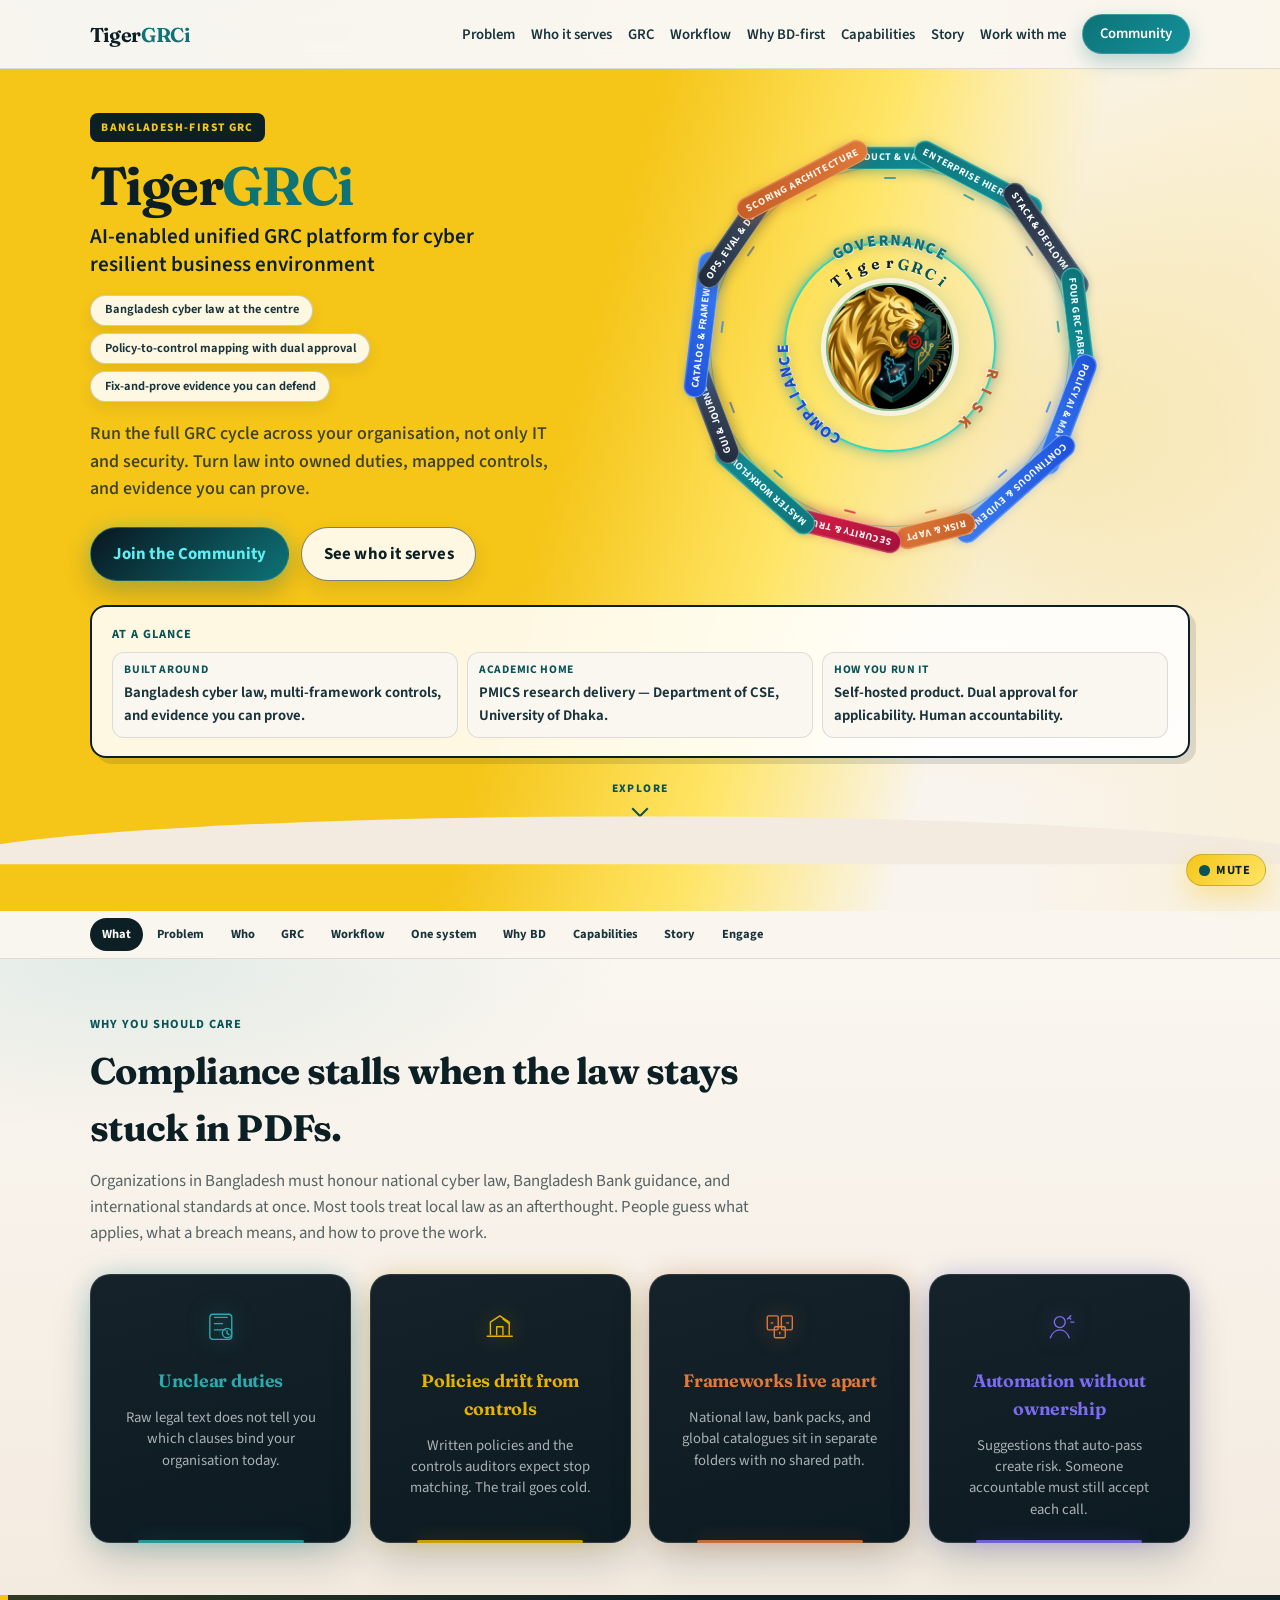
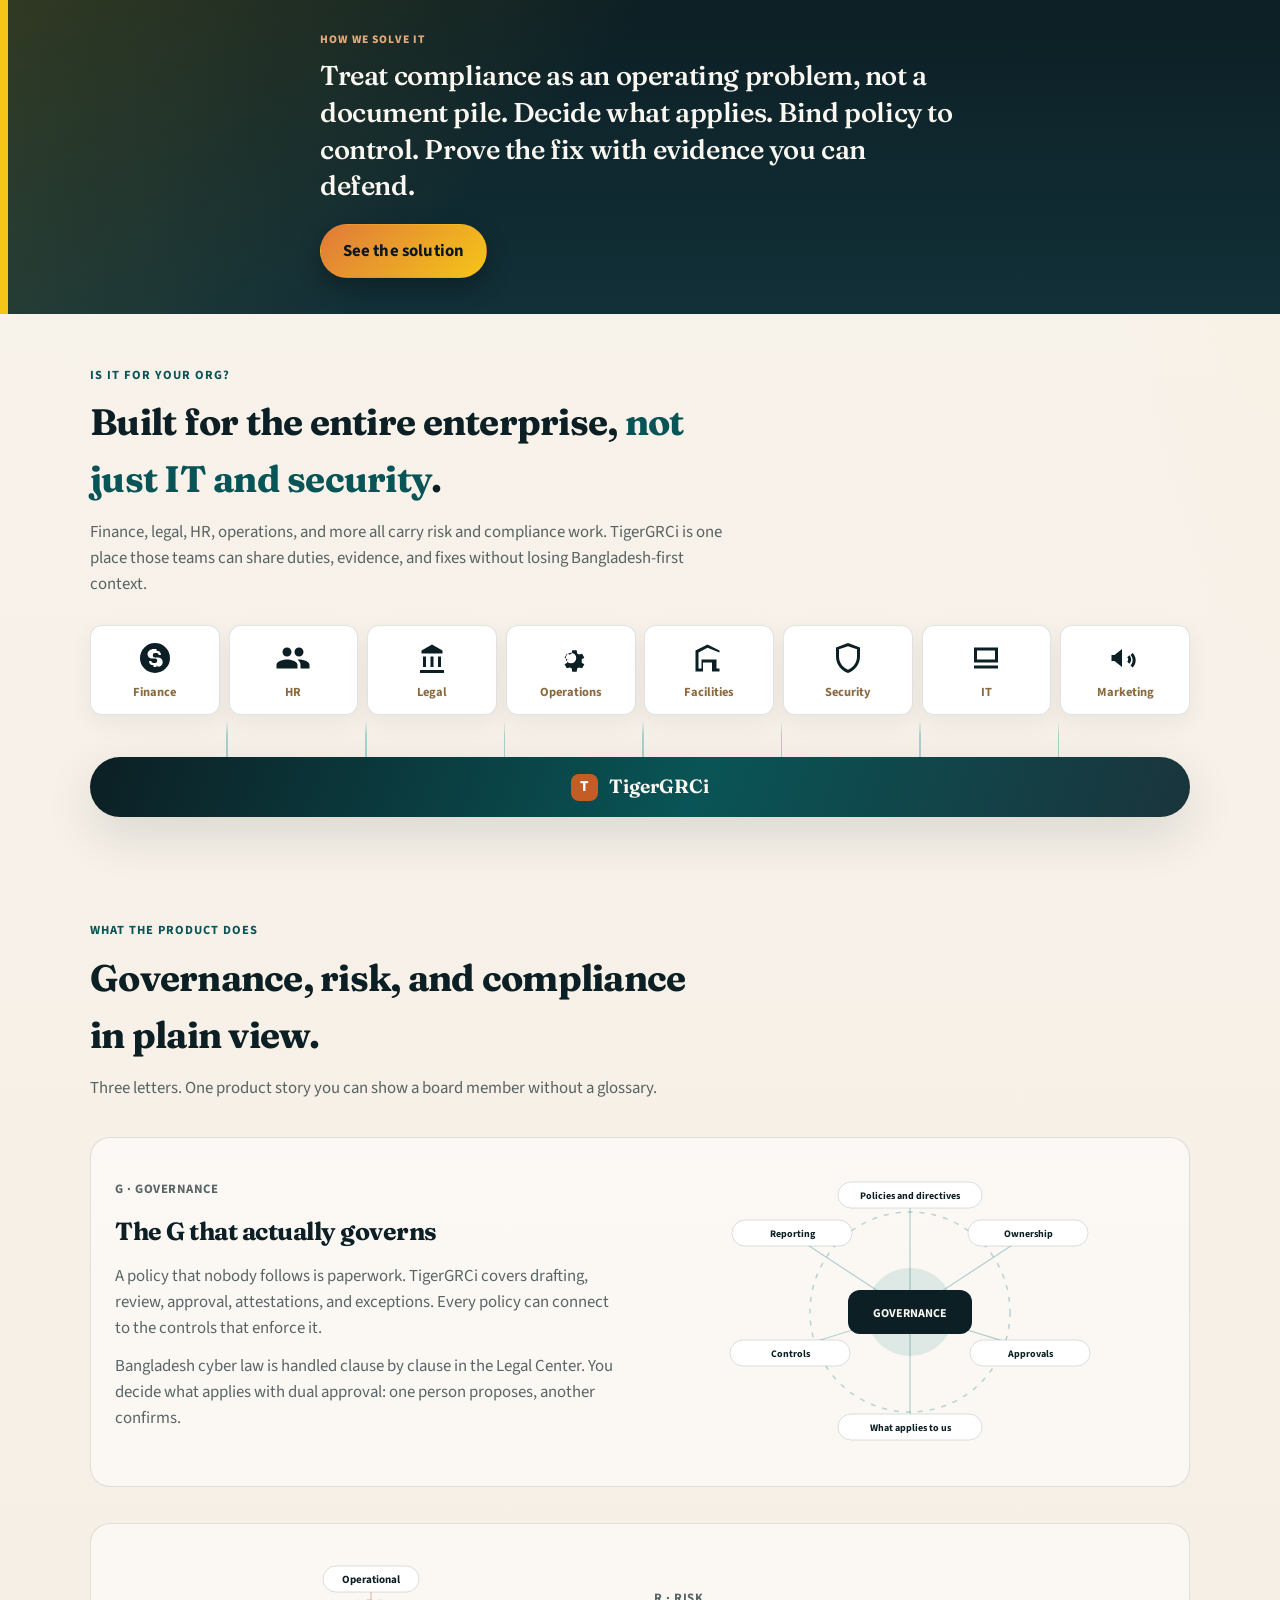
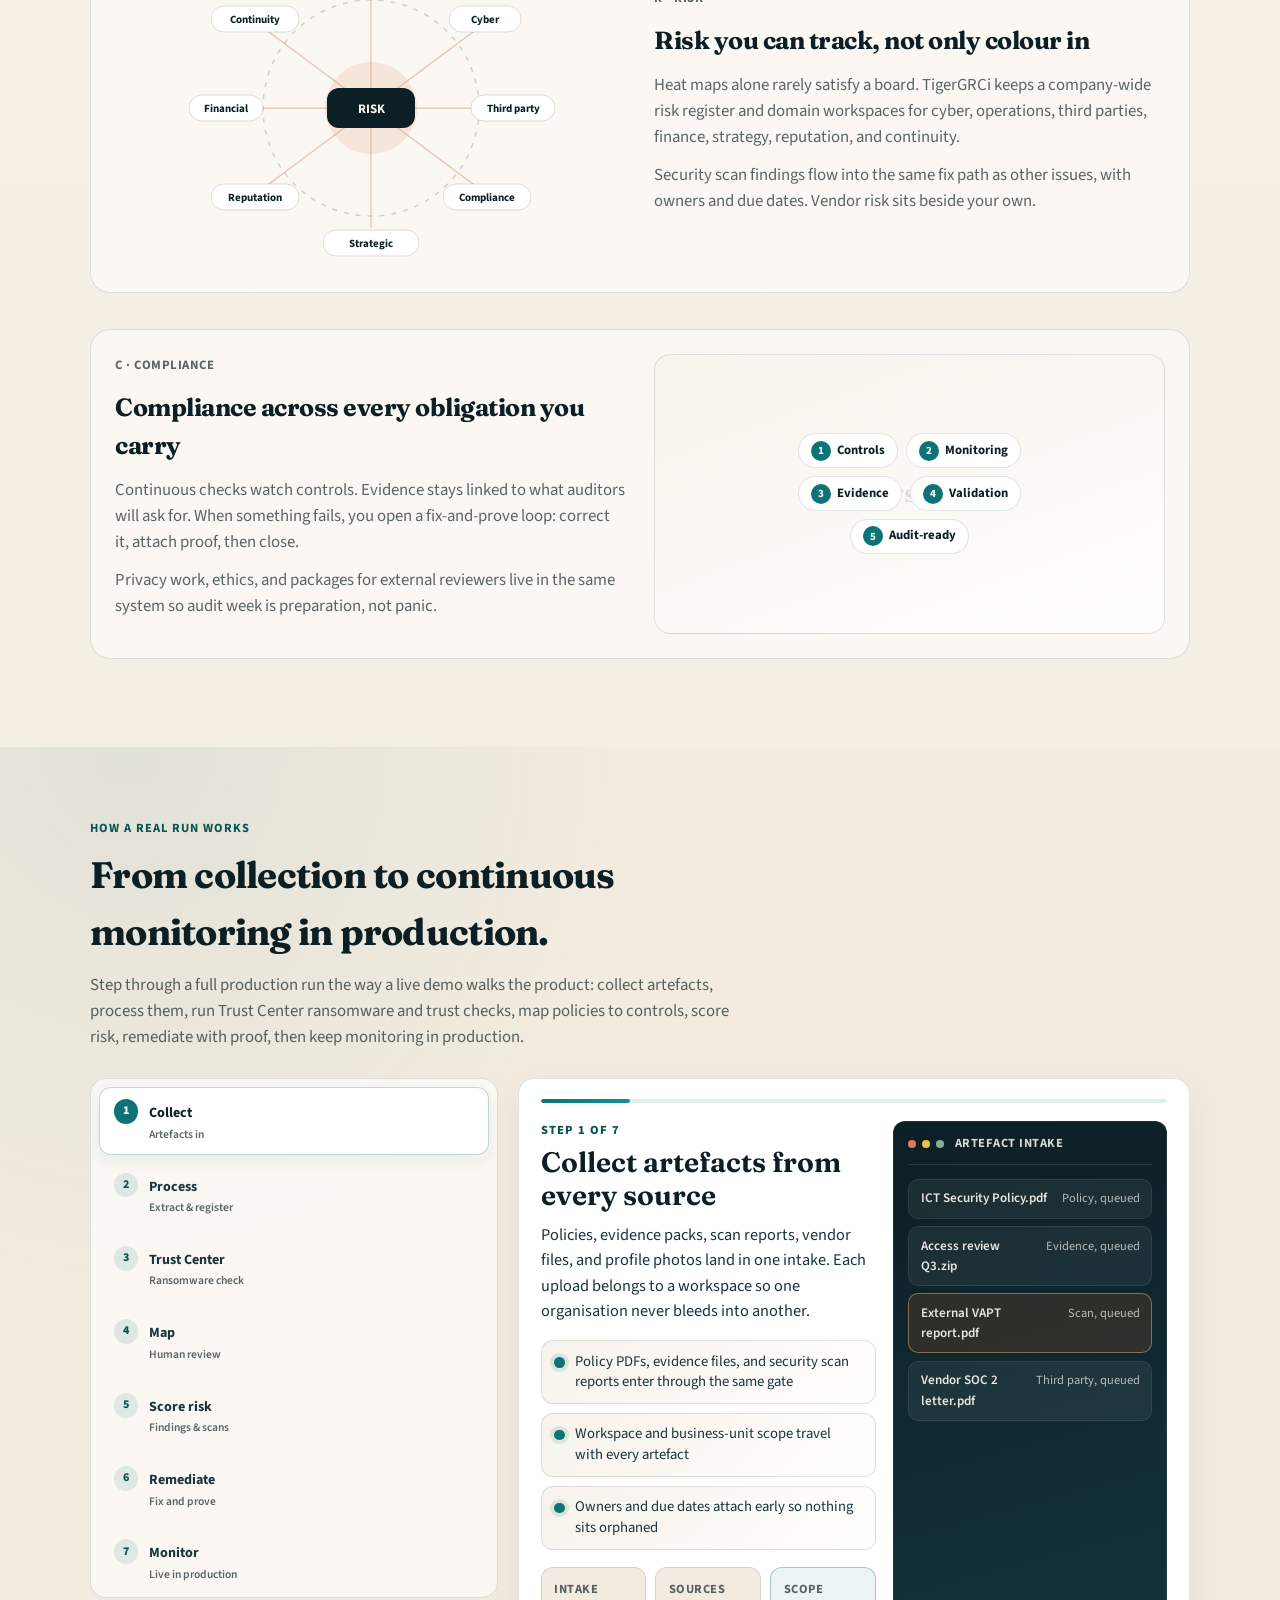
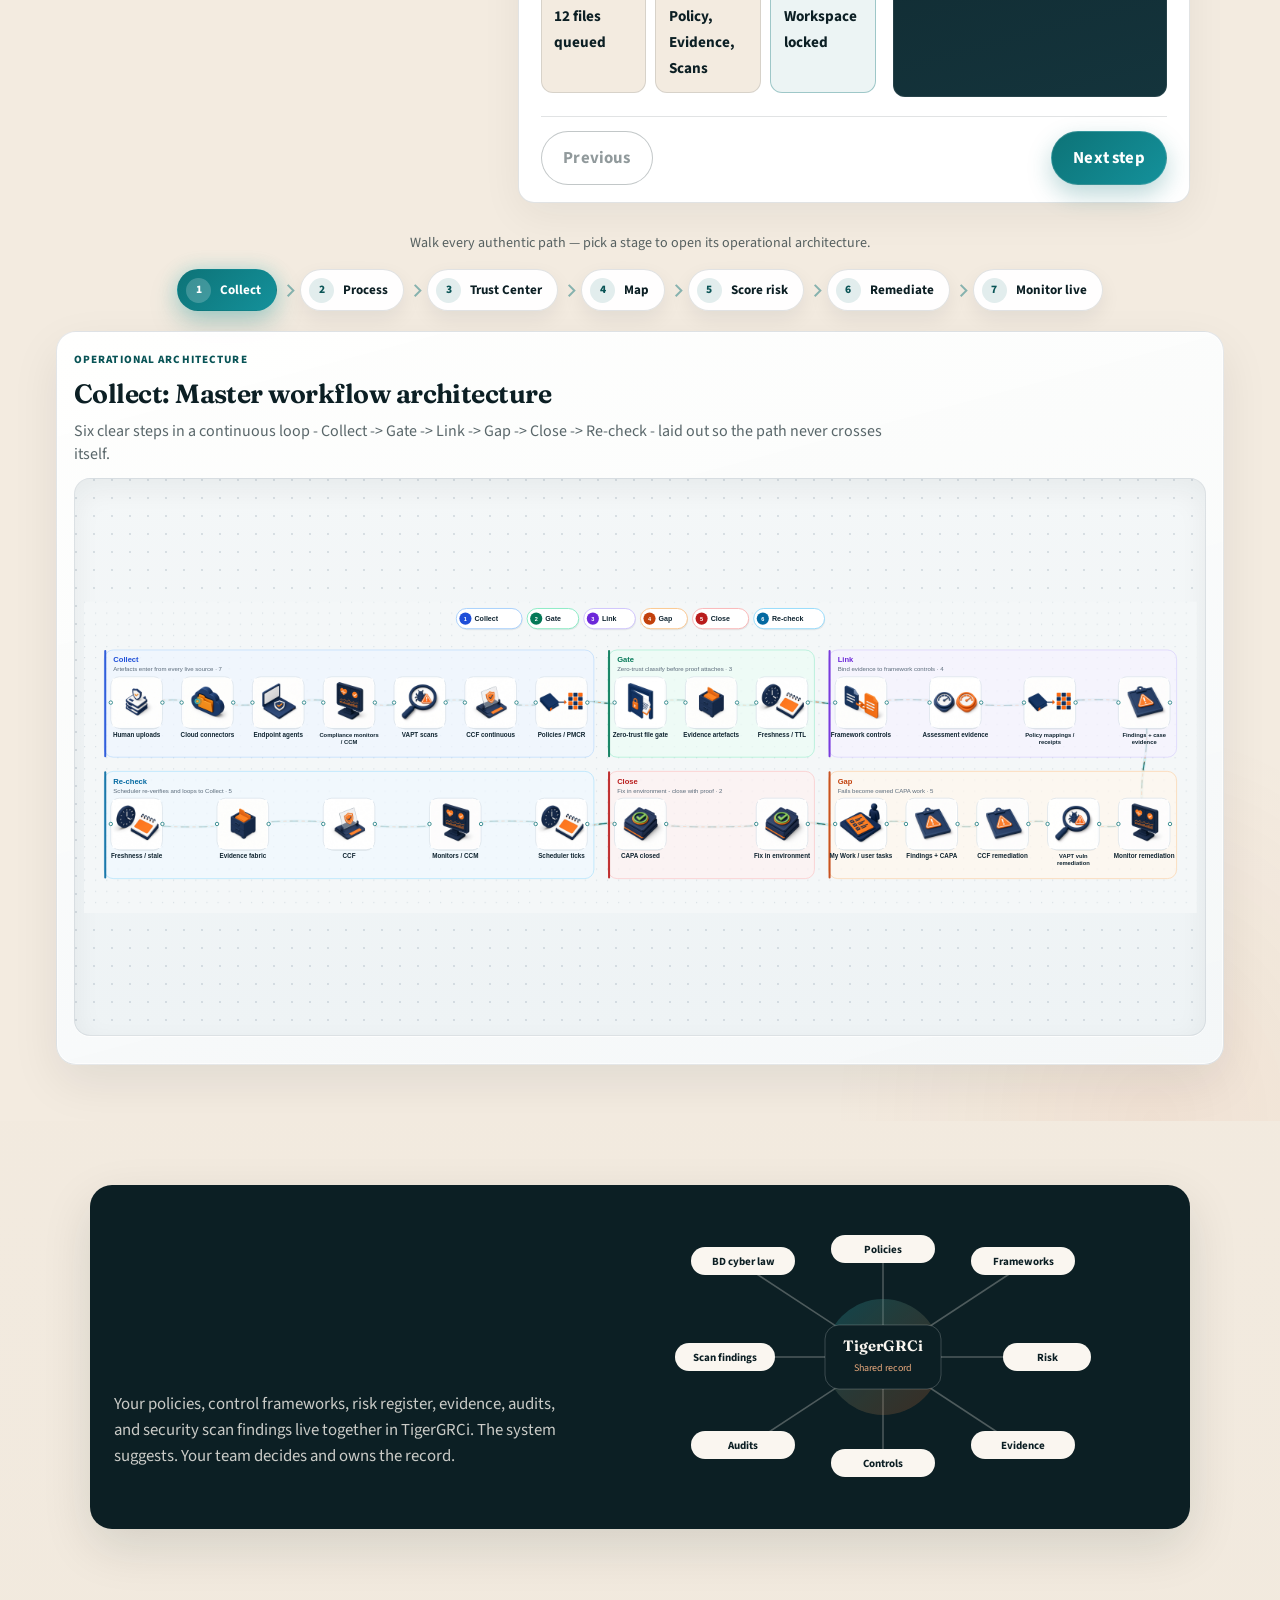
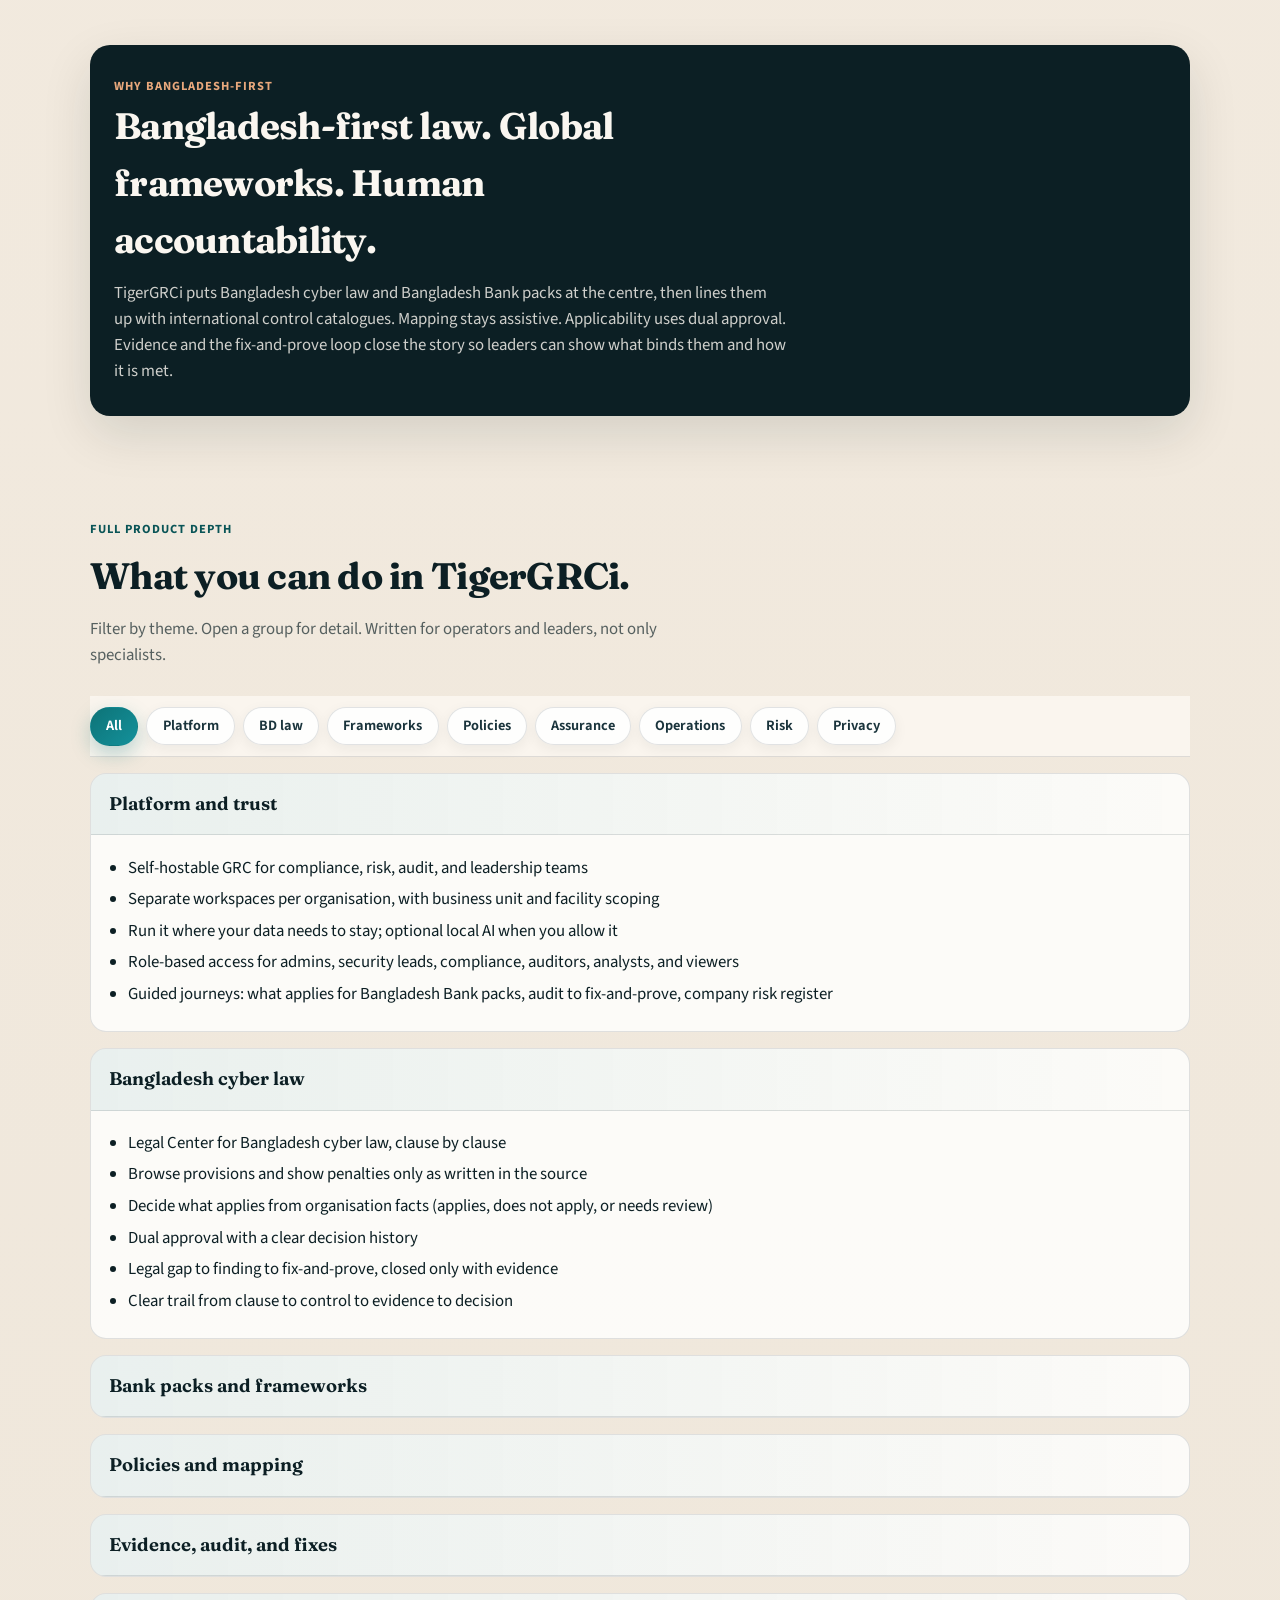
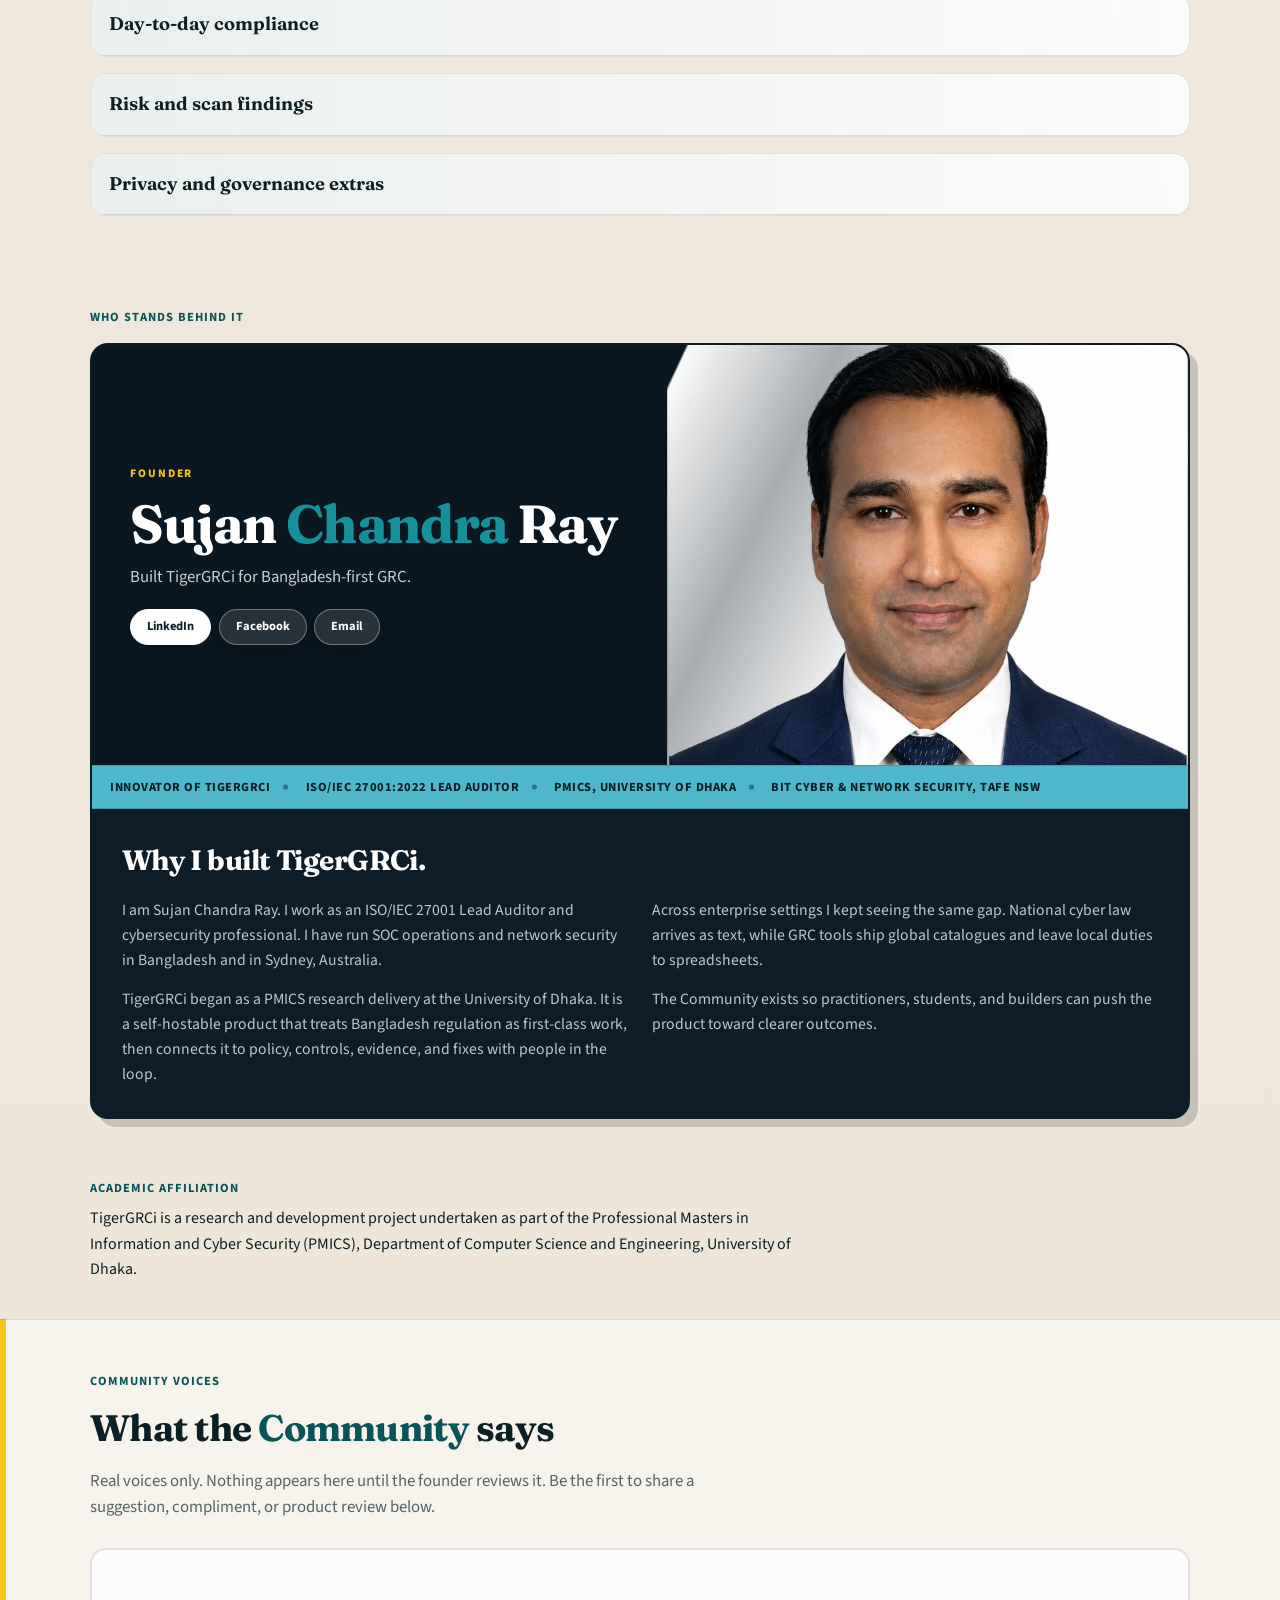
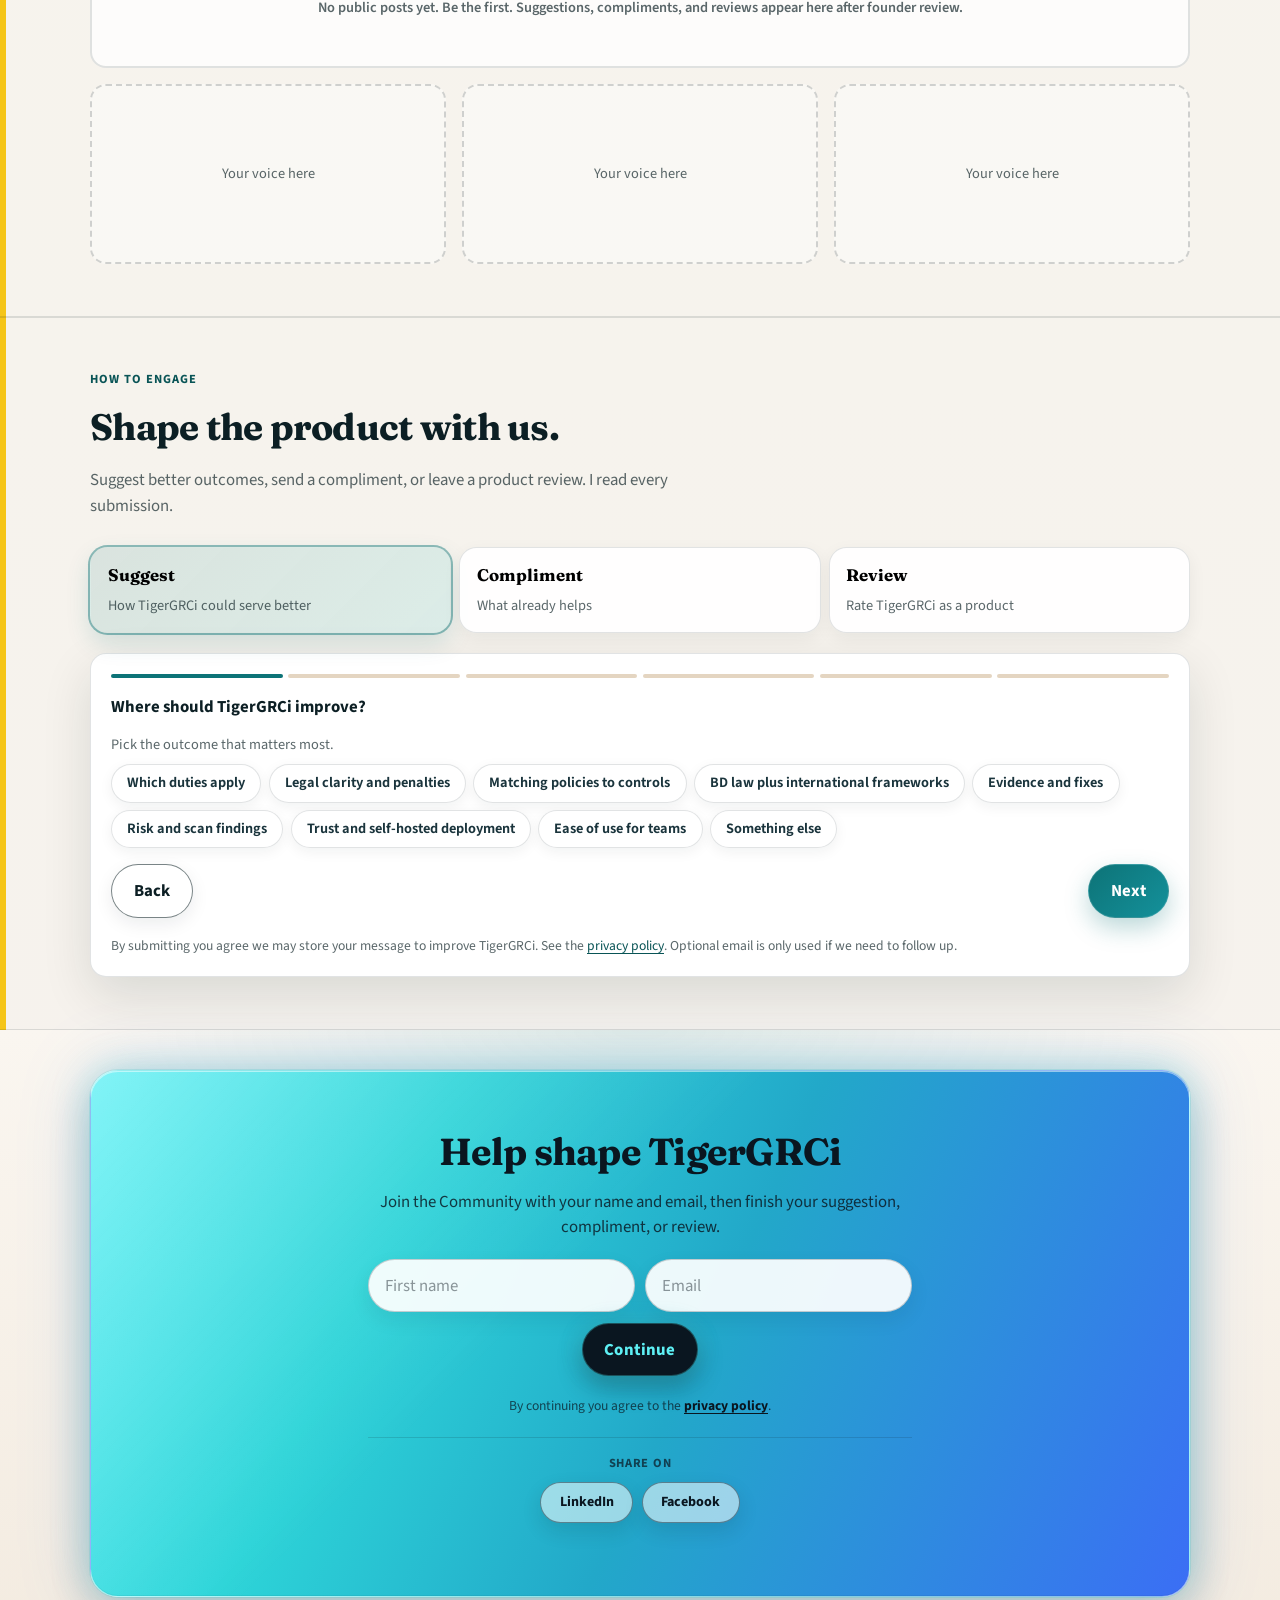
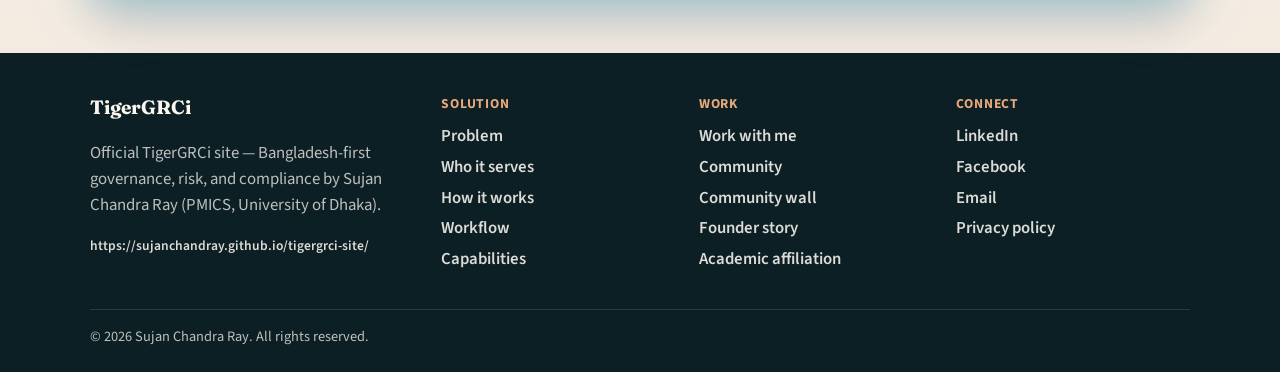
<file: index.html>
﻿<!DOCTYPE html>
<html lang="en">
<head>
  <meta charset="utf-8" />
  <meta name="viewport" content="width=device-width, initial-scale=1" />
  <title>TigerGRCi | Bangladesh-first governance, risk, and compliance</title>
  <meta name="description" content="TigerGRCi is a Bangladesh-first GRC platform by Sujan Chandra Ray. Decide which cyber duties apply, map policies to controls, and prove fixes with evidence - beside the frameworks auditors already use." />
  <meta name="keywords" content="TigerGRCi, Tiger GRC, Bangladesh GRC, Bangladesh cyber law, governance risk compliance, ISO 27001, Sujan Chandra Ray" />
  <meta name="author" content="Sujan Chandra Ray" />
  <meta name="robots" content="index, follow, max-image-preview:large, max-snippet:-1" />
  <meta name="googlebot" content="index, follow, max-image-preview:large, max-snippet:-1" />
  <meta http-equiv="Content-Security-Policy" content="default-src 'none'; base-uri 'self'; object-src 'none'; frame-src 'none'; form-action 'self' https://formspree.io; connect-src 'self' https://formspree.io; script-src 'self'; style-src 'self' 'unsafe-inline'; font-src 'self'; img-src 'self' data:; media-src 'self'; upgrade-insecure-requests" />
  <meta name="referrer" content="strict-origin-when-cross-origin" />
  <meta http-equiv="X-Content-Type-Options" content="nosniff" />
  <link rel="canonical" href="https://sujanchandray.github.io/tigergrci-site/" />
  <link rel="sitemap" type="application/xml" title="Sitemap" href="https://sujanchandray.github.io/tigergrci-site/sitemap.xml" />

  <meta property="og:type" content="website" />
  <meta property="og:site_name" content="TigerGRCi" />
  <meta property="og:title" content="TigerGRCi | Bangladesh-first governance, risk, and compliance" />
  <meta property="og:description" content="Decide which cyber duties apply, map policies to controls, and prove fixes with evidence. Built by Sujan Chandra Ray." />
  <meta property="og:url" content="https://sujanchandray.github.io/tigergrci-site/" />
  <meta property="og:image" content="https://sujanchandray.github.io/tigergrci-site/assets/tigergrci-cover.jpg" />
  <meta property="og:image:alt" content="TigerGRCi cover" />
  <meta property="og:locale" content="en_US" />

  <meta name="twitter:card" content="summary_large_image" />
  <meta name="twitter:title" content="TigerGRCi | Bangladesh-first GRC" />
  <meta name="twitter:description" content="Governance, risk, and compliance you can run - Bangladesh cyber law at the centre." />
  <meta name="twitter:image" content="https://sujanchandray.github.io/tigergrci-site/assets/tigergrci-cover.jpg" />

  <link rel="icon" href="assets/tigergrci-cover.jpg" type="image/jpeg" />
  <link rel="stylesheet" href="fonts.css?v=archflow75" />
  <link rel="stylesheet" href="styles.css?v=archflow75" />
  <script type="application/ld+json">
  {
    "@context": "https://schema.org",
    "@graph": [
      {
        "@type": "Organization",
        "@id": "https://sujanchandray.github.io/tigergrci-site/#org",
        "name": "TigerGRCi",
        "alternateName": ["Tiger GRC i", "TigerGRC"],
        "url": "https://sujanchandray.github.io/tigergrci-site/",
        "logo": "https://sujanchandray.github.io/tigergrci-site/assets/tigergrci-cover.jpg",
        "description": "Bangladesh-first governance, risk, and compliance platform.",
        "founder": {
          "@type": "Person",
          "name": "Sujan Chandra Ray",
          "jobTitle": "ISO/IEC 27001 Lead Auditor",
          "url": "https://sujanchandray.github.io/tigergrci-site/#story",
          "sameAs": [
            "https://www.linkedin.com/in/sujan-c-ray"
          ]
        },
        "sameAs": [
          "https://www.linkedin.com/in/sujan-c-ray"
        ],
        "areaServed": "Bangladesh"
      },
      {
        "@type": "WebSite",
        "@id": "https://sujanchandray.github.io/tigergrci-site/#website",
        "url": "https://sujanchandray.github.io/tigergrci-site/",
        "name": "TigerGRCi",
        "alternateName": ["Tiger GRC i", "TigerGRC", "Tiger GRCi"],
        "description": "TigerGRCi helps organisations decide which cyber duties apply, connect policies to controls, and prove fixes with evidence.",
        "publisher": { "@id": "https://sujanchandray.github.io/tigergrci-site/#org" },
        "inLanguage": "en",
        "potentialAction": {
          "@type": "ReadAction",
          "target": "https://sujanchandray.github.io/tigergrci-site/"
        }
      },
      {
        "@type": "WebPage",
        "@id": "https://sujanchandray.github.io/tigergrci-site/#webpage",
        "url": "https://sujanchandray.github.io/tigergrci-site/",
        "name": "TigerGRCi | Bangladesh-first governance, risk, and compliance",
        "isPartOf": { "@id": "https://sujanchandray.github.io/tigergrci-site/#website" },
        "about": { "@id": "https://sujanchandray.github.io/tigergrci-site/#org" },
        "description": "Bangladesh-first GRC platform: cyber law applicability, policy-to-control mapping, and evidence you can prove.",
        "inLanguage": "en",
        "dateModified": "2026-10-09"
      },
      {
        "@type": "SoftwareApplication",
        "name": "TigerGRCi",
        "applicationCategory": "BusinessApplication",
        "operatingSystem": "Self-hosted",
        "description": "Governance, risk, and compliance platform with Bangladesh cyber law at the centre, mapped to international frameworks.",
        "url": "https://sujanchandray.github.io/tigergrci-site/",
        "author": {
          "@type": "Person",
          "name": "Sujan Chandra Ray",
          "url": "https://www.linkedin.com/in/sujan-c-ray"
        },
        "isAccessibleForFree": true,
        "creativeWorkStatus": "Published"
      }
    ]
  }
  </script>
</head>
<body>
  <noscript>
    <p>
      TigerGRCi is the official Bangladesh-first governance, risk, and compliance platform site by
      Sujan Chandra Ray (PMICS, University of Dhaka).
      Visit <a href="https://sujanchandray.github.io/tigergrci-site/">https://sujanchandray.github.io/tigergrci-site/</a>
      for the product overview, workflow, and community.
    </p>
  </noscript>
  <a class="skip" href="#main">Skip to content</a>

  <header class="site-header">
    <div class="wrap nav">
      <div class="brand-lockup">
        <a class="brand" href="#top">Tiger<span>GRCi</span></a>
      </div>
      <button class="nav-toggle" type="button" aria-expanded="false" aria-controls="nav-menu">Menu</button>
      <ul class="nav-links" id="nav-menu">
        <li><a href="#problem">Problem</a></li>
        <li><a href="#product">Who it serves</a></li>
        <li><a href="#grc">GRC</a></li>
        <li><a href="#workflow">Workflow</a></li>
        <li><a href="#why">Why BD-first</a></li>
        <li><a href="#capabilities">Capabilities</a></li>
        <li><a href="#story">Story</a></li>
        <li><a href="work-with-me.html">Work with me</a></li>
        <li><a class="nav-cta" href="#community">Community</a></li>
      </ul>
    </div>
  </header>

  <main id="main">
    <!-- Hero: product cover + GRC summary (orbit frozen; Option B flat chrome around it) -->
    <section class="hero hero--flat" id="top">
      <div class="wrap hero-grid">
        <div class="hero-copy">
          <p class="hero-place">Bangladesh-first GRC</p>
          <h1 class="hero-brand">Tiger<span>GRCi</span></h1>
          <p class="hero-tagline">AI-enabled unified GRC platform for cyber resilient business environment</p>
          <ul class="hero-proof-pills" aria-label="What TigerGRCi delivers">
            <li>Bangladesh cyber law at the centre</li>
            <li>Policy-to-control mapping with dual approval</li>
            <li>Fix-and-prove evidence you can defend</li>
          </ul>
          <p class="hero-lead">
            Run the full GRC cycle across your organisation, not only IT and security.
            Turn law into owned duties, mapped controls, and evidence you can prove.
          </p>
          <div class="hero-actions">
            <a class="btn btn-primary btn-flat" href="#community">Join the Community</a>
            <a class="btn btn-ghost btn-flat" href="#product">See who it serves</a>
          </div>
        </div>
        <div class="hero-visual" id="hero-visual">
          <div class="mm-presenter" id="mm-presenter">
            <figure class="hero-cover" aria-label="TigerGRCi mind map">
              <div class="mm-stage">
                <div class="mm-ring mm-ring-outer" aria-hidden="true"></div>
                <div class="mm-ring mm-ring-mid" aria-hidden="true"></div>
                <div class="mm-brand-orbit" aria-hidden="true">
                  <span class="mm-brand-char" style="--i: 0"><span>T</span></span>
                  <span class="mm-brand-char" style="--i: 1"><span>i</span></span>
                  <span class="mm-brand-char" style="--i: 2"><span>g</span></span>
                  <span class="mm-brand-char" style="--i: 3"><span>e</span></span>
                  <span class="mm-brand-char" style="--i: 4"><span>r</span></span>
                  <span class="mm-brand-char is-grci" style="--i: 5"><span>G</span></span>
                  <span class="mm-brand-char is-grci" style="--i: 6"><span>R</span></span>
                  <span class="mm-brand-char is-grci" style="--i: 7"><span>C</span></span>
                  <span class="mm-brand-char is-grci" style="--i: 8"><span>i</span></span>
                </div>
                <div class="mm-grc-orbit" aria-hidden="true">
                  <span class="mm-grc-word mm-g" style="--base: 0deg">
                    <span class="mm-grc-char" style="--i: 0"><span>G</span></span>
                    <span class="mm-grc-char" style="--i: 1"><span>O</span></span>
                    <span class="mm-grc-char" style="--i: 2"><span>V</span></span>
                    <span class="mm-grc-char" style="--i: 3"><span>E</span></span>
                    <span class="mm-grc-char" style="--i: 4"><span>R</span></span>
                    <span class="mm-grc-char" style="--i: 5"><span>N</span></span>
                    <span class="mm-grc-char" style="--i: 6"><span>A</span></span>
                    <span class="mm-grc-char" style="--i: 7"><span>N</span></span>
                    <span class="mm-grc-char" style="--i: 8"><span>C</span></span>
                    <span class="mm-grc-char" style="--i: 9"><span>E</span></span>
                  </span>
                  <span class="mm-grc-word mm-r" style="--base: 120deg">
                    <span class="mm-grc-char" style="--i: 0"><span>R</span></span>
                    <span class="mm-grc-char" style="--i: 1"><span>I</span></span>
                    <span class="mm-grc-char" style="--i: 2"><span>S</span></span>
                    <span class="mm-grc-char" style="--i: 3"><span>K</span></span>
                  </span>
                  <span class="mm-grc-word mm-c" style="--base: 240deg">
                    <span class="mm-grc-char" style="--i: 0"><span>C</span></span>
                    <span class="mm-grc-char" style="--i: 1"><span>O</span></span>
                    <span class="mm-grc-char" style="--i: 2"><span>M</span></span>
                    <span class="mm-grc-char" style="--i: 3"><span>P</span></span>
                    <span class="mm-grc-char" style="--i: 4"><span>L</span></span>
                    <span class="mm-grc-char" style="--i: 5"><span>I</span></span>
                    <span class="mm-grc-char" style="--i: 6"><span>A</span></span>
                    <span class="mm-grc-char" style="--i: 7"><span>N</span></span>
                    <span class="mm-grc-char" style="--i: 8"><span>C</span></span>
                    <span class="mm-grc-char" style="--i: 9"><span>E</span></span>
                  </span>
                </div>
                <div class="mm-orbit" id="mm-orbit"></div>
                <div class="mm-hub">
                  <img src="assets/tigergrci-cover.jpg?v=cover8" width="512" height="512" alt="" />
                </div>
              </div>
            </figure>
            <aside class="mm-tree-panel" id="mm-tree-panel" hidden aria-hidden="true">
              <div class="mm-tree-rail" id="mm-tree-rail" role="tree" aria-label="Mind map branches"></div>
              <article class="mm-tree-detail" id="mm-tree-detail" hidden aria-hidden="true">
                <p class="mm-tree-detail-kicker">Why it matters</p>
                <h3 class="mm-tree-detail-title" id="mm-tree-detail-title"></h3>
                <div class="mm-tree-detail-block">
                  <h4>Current need</h4>
                  <p id="mm-tree-detail-need"></p>
                </div>
                <div class="mm-tree-detail-block">
                  <h4>Usefulness &amp; benefit</h4>
                  <p id="mm-tree-detail-benefit"></p>
                </div>
                <div class="mm-tree-detail-block">
                  <h4>Problem it solves now</h4>
                  <p id="mm-tree-detail-solves"></p>
                </div>
              </article>
            </aside>
          </div>
        </div>
      </div>
      <div class="wrap hero-at-a-glance" aria-label="TigerGRCi at a glance">
        <p class="section-label">At a glance</p>
        <ul class="hero-at-a-glance-list">
          <li>
            <strong>Built around</strong>
            Bangladesh cyber law, multi-framework controls, and evidence you can prove.
          </li>
          <li>
            <strong>Academic home</strong>
            PMICS research delivery — Department of CSE, University of Dhaka.
          </li>
          <li>
            <strong>How you run it</strong>
            Self-hosted product. Dual approval for applicability. Human accountability.
          </li>
        </ul>
      </div>
      <a class="scroll-cue" href="#problem" aria-label="Continue to the problem">
        <span class="scroll-cue-label">Explore</span>
        <span class="scroll-cue-arrow" aria-hidden="true"></span>
      </a>
      <div class="wave" aria-hidden="true"></div>
    </section>

    <nav class="chapter-rail" id="chapter-rail" aria-label="Page chapters">
      <div class="wrap chapter-rail-inner">
        <a href="#top" data-chapter="top">What</a>
        <a href="#problem" data-chapter="problem">Problem</a>
        <a href="#product" data-chapter="product">Who</a>
        <a href="#grc" data-chapter="grc">GRC</a>
        <a href="#workflow" data-chapter="workflow">Workflow</a>
        <a href="#platform" data-chapter="platform">One system</a>
        <a href="#why" data-chapter="why">Why BD</a>
        <a href="#capabilities" data-chapter="capabilities">Capabilities</a>
        <a href="#story" data-chapter="story">Story</a>
        <a href="#community" data-chapter="community">Engage</a>
      </div>
    </nav>

    <section id="problem">
      <div class="problem-showcase">
        <div class="wrap">
          <p class="section-label">Why you should care</p>
          <h2>Compliance stalls when the law stays stuck in PDFs.</h2>
          <p class="section-intro">
            Organizations in Bangladesh must honour national cyber law, Bangladesh Bank guidance, and international standards at once.
            Most tools treat local law as an afterthought. People guess what applies, what a breach means, and how to prove the work.
          </p>
          <div class="problem-grid">
            <article class="problem-card problem-card--teal">
              <div class="problem-card-icon" aria-hidden="true">
                <svg viewBox="0 0 48 48" fill="none" stroke="currentColor" stroke-width="1.75" stroke-linecap="round" stroke-linejoin="round">
                  <path d="M16 12h16M16 20h10M16 28h14" />
                  <rect x="10" y="8" width="28" height="32" rx="4" />
                  <circle cx="32" cy="32" r="6" />
                  <path d="M32 29v3.5l2.5 1.5" />
                </svg>
              </div>
              <h3>Unclear duties</h3>
              <p>Raw legal text does not tell you which clauses bind your organisation today.</p>
            </article>
            <article class="problem-card problem-card--amber">
              <div class="problem-card-icon" aria-hidden="true">
                <svg viewBox="0 0 48 48" fill="none" stroke="currentColor" stroke-width="1.75" stroke-linecap="round" stroke-linejoin="round">
                  <path d="M12 34V18l12-8 12 8v16" />
                  <path d="M20 34V24h8v10" />
                  <path d="M8 36h32" />
                  <path d="M28 14l8 6" />
                </svg>
              </div>
              <h3>Policies drift from controls</h3>
              <p>Written policies and the controls auditors expect stop matching. The trail goes cold.</p>
            </article>
            <article class="problem-card problem-card--coral">
              <div class="problem-card-icon" aria-hidden="true">
                <svg viewBox="0 0 48 48" fill="none" stroke="currentColor" stroke-width="1.75" stroke-linecap="round" stroke-linejoin="round">
                  <rect x="8" y="10" width="14" height="18" rx="2" />
                  <rect x="26" y="10" width="14" height="18" rx="2" />
                  <rect x="17" y="24" width="14" height="14" rx="2" />
                  <path d="M15 19h-2M33 19h2M24 31v2" />
                </svg>
              </div>
              <h3>Frameworks live apart</h3>
              <p>National law, bank packs, and global catalogues sit in separate folders with no shared path.</p>
            </article>
            <article class="problem-card problem-card--violet">
              <div class="problem-card-icon" aria-hidden="true">
                <svg viewBox="0 0 48 48" fill="none" stroke="currentColor" stroke-width="1.75" stroke-linecap="round" stroke-linejoin="round">
                  <circle cx="24" cy="18" r="7" />
                  <path d="M12 38c2.5-7 8-10 12-10s9.5 3 12 10" />
                  <path d="M34 14l4-4M38 18h4" />
                  <path d="M36 12l2 2" />
                </svg>
              </div>
              <h3>Automation without ownership</h3>
              <p>Suggestions that auto-pass create risk. Someone accountable must still accept each call.</p>
            </article>
          </div>
        </div>
      </div>
      <aside class="solve-band" aria-label="How TigerGRCi solves it">
        <div class="wrap solve-band-inner">
          <p class="solve-stance-label">How we solve it</p>
          <p class="solve-stance-line">
            Treat compliance as an operating problem, not a document pile.
            Decide what applies. Bind policy to control. Prove the fix with evidence you can defend.
          </p>
          <a class="btn btn-primary solve-band-cta" href="#product">See the solution</a>
        </div>
      </aside>
    </section>

    <!-- D1 Enterprise hub -->
    <section id="product" class="section-enterprise">
      <div class="wrap">
        <p class="section-label">Is it for your org?</p>
        <h2>Built for the entire enterprise, <em>not just IT and security</em>.</h2>
        <p class="section-intro">
          Finance, legal, HR, operations, and more all carry risk and compliance work.
          TigerGRCi is one place those teams can share duties, evidence, and fixes without losing Bangladesh-first context.
        </p>
        <div class="enterprise-hub">
          <div class="dept-row" id="dept-row">
            <!-- filled by JS or static -->
          </div>
          <div class="hub-connectors" aria-hidden="true"></div>
          <div class="hub-bar">
            <span class="hub-mark" aria-hidden="true">T</span>
            <span>TigerGRCi</span>
          </div>
        </div>
      </div>
    </section>

    <!-- D3 G / R / C panels -->
    <section id="grc" class="section-grc">
      <div class="wrap">
        <p class="section-label">What the product does</p>
        <h2>Governance, risk, and compliance in plain view.</h2>
        <p class="section-intro">Three letters. One product story you can show a board member without a glossary.</p>

        <article class="feature-row">
          <div class="feature-copy">
            <p class="feature-tag">G &middot; Governance</p>
            <h3>The G that actually governs</h3>
            <p>
              A policy that nobody follows is paperwork. TigerGRCi covers drafting, review, approval, attestations, and exceptions.
              Every policy can connect to the controls that enforce it.
            </p>
            <p>
              Bangladesh cyber law is handled clause by clause in the Legal Center.
              You decide what applies with dual approval: one person proposes, another confirms.
            </p>
          </div>
          <div class="feature-diagram">
            <svg class="gov-svg" viewBox="0 0 380 300" role="img" aria-label="Governance capabilities">
              <circle cx="190" cy="150" r="100" fill="none" stroke="rgba(13,115,119,0.28)" stroke-width="1.5" stroke-dasharray="5 7" />
              <g stroke="rgba(13,115,119,0.3)" stroke-width="1.25">
                <line x1="190" y1="150" x2="190" y2="42" />
                <line x1="190" y1="150" x2="300" y2="78" />
                <line x1="190" y1="150" x2="318" y2="190" />
                <line x1="190" y1="150" x2="190" y2="258" />
                <line x1="190" y1="150" x2="62" y2="190" />
                <line x1="190" y1="150" x2="80" y2="78" />
              </g>
              <circle cx="190" cy="150" r="44" fill="rgba(13,115,119,0.12)" />
              <rect x="128" y="128" width="124" height="44" rx="12" fill="#0c1f24" />
              <text x="190" y="155" text-anchor="middle" fill="#faf6f0" font-size="12" font-family="Source Sans 3, sans-serif" font-weight="700">GOVERNANCE</text>
              <g font-family="Source Sans 3, sans-serif" font-size="10" font-weight="700" fill="#0c1f24">
                <rect x="118" y="20" width="144" height="26" rx="13" fill="#fff" stroke="rgba(12,31,36,0.14)" />
                <text x="190" y="37" text-anchor="middle">Policies and directives</text>
                <rect x="248" y="58" width="120" height="26" rx="13" fill="#fff" stroke="rgba(12,31,36,0.14)" />
                <text x="308" y="75" text-anchor="middle">Ownership</text>
                <rect x="250" y="178" width="120" height="26" rx="13" fill="#fff" stroke="rgba(12,31,36,0.14)" />
                <text x="310" y="195" text-anchor="middle">Approvals</text>
                <rect x="118" y="252" width="144" height="26" rx="13" fill="#fff" stroke="rgba(12,31,36,0.14)" />
                <text x="190" y="269" text-anchor="middle">What applies to us</text>
                <rect x="10" y="178" width="120" height="26" rx="13" fill="#fff" stroke="rgba(12,31,36,0.14)" />
                <text x="70" y="195" text-anchor="middle">Controls</text>
                <rect x="12" y="58" width="120" height="26" rx="13" fill="#fff" stroke="rgba(12,31,36,0.14)" />
                <text x="72" y="75" text-anchor="middle">Reporting</text>
              </g>
            </svg>
          </div>
        </article>

        <article class="feature-row feature-row-flip">
          <div class="feature-copy">
            <p class="feature-tag">R &middot; Risk</p>
            <h3>Risk you can track, not only colour in</h3>
            <p>
              Heat maps alone rarely satisfy a board. TigerGRCi keeps a company-wide risk register and domain workspaces
              for cyber, operations, third parties, finance, strategy, reputation, and continuity.
            </p>
            <p>
              Security scan findings flow into the same fix path as other issues, with owners and due dates.
              Vendor risk sits beside your own.
            </p>
          </div>
          <div class="feature-diagram">
            <svg class="risk-svg" viewBox="0 0 380 320" role="img" aria-label="Risk domains around TigerGRCi">
              <circle cx="190" cy="160" r="108" fill="none" stroke="rgba(12,31,36,0.18)" stroke-width="1.5" stroke-dasharray="5 7" />
              <g stroke="rgba(196,92,38,0.35)" stroke-width="1.25">
                <line x1="190" y1="160" x2="190" y2="40" />
                <line x1="190" y1="160" x2="300" y2="78" />
                <line x1="190" y1="160" x2="332" y2="160" />
                <line x1="190" y1="160" x2="300" y2="242" />
                <line x1="190" y1="160" x2="190" y2="280" />
                <line x1="190" y1="160" x2="80" y2="242" />
                <line x1="190" y1="160" x2="48" y2="160" />
                <line x1="190" y1="160" x2="80" y2="78" />
              </g>
              <circle cx="190" cy="160" r="46" fill="rgba(196,92,38,0.12)" />
              <rect x="146" y="140" width="88" height="40" rx="12" fill="#0c1f24" />
              <text x="190" y="165" text-anchor="middle" fill="#faf6f0" font-size="13" font-family="Source Sans 3, sans-serif" font-weight="700">RISK</text>
              <g font-family="Source Sans 3, sans-serif" font-size="11" font-weight="700" fill="#0c1f24">
                <rect x="142" y="18" width="96" height="26" rx="13" fill="#fff" stroke="rgba(12,31,36,0.14)" />
                <text x="190" y="35" text-anchor="middle">Operational</text>
                <rect x="268" y="58" width="72" height="26" rx="13" fill="#fff" stroke="rgba(12,31,36,0.14)" />
                <text x="304" y="75" text-anchor="middle">Cyber</text>
                <rect x="290" y="147" width="84" height="26" rx="13" fill="#fff" stroke="rgba(12,31,36,0.14)" />
                <text x="332" y="164" text-anchor="middle">Third party</text>
                <rect x="262" y="236" width="88" height="26" rx="13" fill="#fff" stroke="rgba(12,31,36,0.14)" />
                <text x="306" y="253" text-anchor="middle">Compliance</text>
                <rect x="142" y="282" width="96" height="26" rx="13" fill="#fff" stroke="rgba(12,31,36,0.14)" />
                <text x="190" y="299" text-anchor="middle">Strategic</text>
                <rect x="30" y="236" width="88" height="26" rx="13" fill="#fff" stroke="rgba(12,31,36,0.14)" />
                <text x="74" y="253" text-anchor="middle">Reputation</text>
                <rect x="8" y="147" width="74" height="26" rx="13" fill="#fff" stroke="rgba(12,31,36,0.14)" />
                <text x="45" y="164" text-anchor="middle">Financial</text>
                <rect x="30" y="58" width="88" height="26" rx="13" fill="#fff" stroke="rgba(12,31,36,0.14)" />
                <text x="74" y="75" text-anchor="middle">Continuity</text>
              </g>
            </svg>
          </div>
        </article>

        <article class="feature-row">
          <div class="feature-copy">
            <p class="feature-tag">C &middot; Compliance</p>
            <h3>Compliance across every obligation you carry</h3>
            <p>
              Continuous checks watch controls. Evidence stays linked to what auditors will ask for.
              When something fails, you open a fix-and-prove loop: correct it, attach proof, then close.
            </p>
            <p>
              Privacy work, ethics, and packages for external reviewers live in the same system
              so audit week is preparation, not panic.
            </p>
          </div>
          <div class="feature-diagram">
            <div class="cycle-card">
              <div class="cycle-core">Always ready</div>
              <ol class="cycle-steps">
                <li><span>1</span> Controls</li>
                <li><span>2</span> Monitoring</li>
                <li><span>3</span> Evidence</li>
                <li><span>4</span> Validation</li>
                <li><span>5</span> Audit-ready</li>
              </ol>
            </div>
          </div>
        </article>
      </div>
    </section>

    <!-- End-to-end operational workflow demo -->
    <section id="workflow" class="section-workflow">
      <div class="wrap">
        <p class="section-label">How a real run works</p>
        <h2>From collection to continuous monitoring in production.</h2>
        <p class="section-intro">
          Step through a full production run the way a live demo walks the product: collect artefacts, process them,
          run Trust Center ransomware and trust checks, map policies to controls, score risk, remediate with proof,
          then keep monitoring in production.
        </p>

        <div class="workflow-shell">
          <ol class="workflow-rail" id="workflow-rail" role="tablist" aria-label="TigerGRCi operational steps"></ol>
          <div class="workflow-stage">
            <div class="workflow-progress" aria-hidden="true"><i id="workflow-progress-bar"></i></div>
            <article class="workflow-panel" id="workflow-panel"></article>
            <div class="workflow-nav">
              <button type="button" class="btn btn-ghost" id="workflow-prev">Previous</button>
              <button type="button" class="btn btn-teal" id="workflow-next">Next step</button>
            </div>
          </div>
        </div>

        <div class="workflow-flow-wrap">
          <p class="workflow-flow-hint">Walk every authentic path — pick a stage to open its operational architecture.</p>
          <div
            class="workflow-flow"
            id="workflow-flow"
            role="tablist"
            aria-label="TigerGRCi operational architecture stages"
          ></div>
          <div class="workflow-arch" id="workflow-arch" aria-hidden="false">
            <header class="workflow-arch-head">
              <p class="wf-arch-kicker">Operational architecture</p>
              <h3 id="workflow-arch-title"></h3>
              <p class="wf-arch-lead" id="workflow-arch-lead"></p>
            </header>
            <div class="workflow-arch-canvas" id="workflow-arch-canvas" role="region" aria-live="polite">
              <div class="wf-arch-slides" id="wf-arch-slides"></div>
            </div>
          </div>
        </div>
      </div>
    </section>

    <!-- D4 one platform -->
    <section id="platform" class="section-platform">
      <div class="wrap platform-band">
        <div class="platform-copy">
          <p class="section-label">One system</p>
          <h2>Everything meets in one workspace.</h2>
          <p>
            Your policies, control frameworks, risk register, evidence, audits, and security scan findings live together in TigerGRCi.
            The system suggests. Your team decides and owns the record.
          </p>
        </div>
        <div class="platform-diagram" aria-label="TigerGRCi platform modules">
          <svg class="platform-svg" viewBox="0 0 420 280" role="img">
            <defs>
              <linearGradient id="hubGlow" x1="0%" y1="0%" x2="100%" y2="100%">
                <stop offset="0%" stop-color="#14919b" stop-opacity="0.35" />
                <stop offset="100%" stop-color="#c45c26" stop-opacity="0.25" />
              </linearGradient>
            </defs>
            <g stroke="rgba(250,246,240,0.28)" stroke-width="1.5">
              <line x1="210" y1="140" x2="70" y2="48" />
              <line x1="210" y1="140" x2="210" y2="36" />
              <line x1="210" y1="140" x2="350" y2="48" />
              <line x1="210" y1="140" x2="380" y2="140" />
              <line x1="210" y1="140" x2="350" y2="232" />
              <line x1="210" y1="140" x2="210" y2="250" />
              <line x1="210" y1="140" x2="70" y2="232" />
              <line x1="210" y1="140" x2="40" y2="140" />
            </g>
            <circle cx="210" cy="140" r="58" fill="url(#hubGlow)" />
            <rect x="152" y="108" width="116" height="64" rx="14" fill="#0c1f24" stroke="rgba(255,255,255,0.2)" />
            <text x="210" y="134" text-anchor="middle" fill="#faf6f0" font-size="15" font-family="Fraunces, Georgia, serif" font-weight="650">TigerGRCi</text>
            <text x="210" y="154" text-anchor="middle" fill="#e8a87c" font-size="10" font-family="Source Sans 3, sans-serif">Shared record</text>
            <g font-family="Source Sans 3, sans-serif" font-size="11" font-weight="700">
              <rect x="18" y="30" width="104" height="28" rx="14" fill="#faf6f0" />
              <text x="70" y="48" text-anchor="middle" fill="#0c1f24">BD cyber law</text>
              <rect x="158" y="18" width="104" height="28" rx="14" fill="#faf6f0" />
              <text x="210" y="36" text-anchor="middle" fill="#0c1f24">Policies</text>
              <rect x="298" y="30" width="104" height="28" rx="14" fill="#faf6f0" />
              <text x="350" y="48" text-anchor="middle" fill="#0c1f24">Frameworks</text>
              <rect x="330" y="126" width="88" height="28" rx="14" fill="#faf6f0" />
              <text x="374" y="144" text-anchor="middle" fill="#0c1f24">Risk</text>
              <rect x="298" y="214" width="104" height="28" rx="14" fill="#faf6f0" />
              <text x="350" y="232" text-anchor="middle" fill="#0c1f24">Evidence</text>
              <rect x="158" y="232" width="104" height="28" rx="14" fill="#faf6f0" />
              <text x="210" y="250" text-anchor="middle" fill="#0c1f24">Controls</text>
              <rect x="18" y="214" width="104" height="28" rx="14" fill="#faf6f0" />
              <text x="70" y="232" text-anchor="middle" fill="#0c1f24">Audits</text>
              <rect x="2" y="126" width="100" height="28" rx="14" fill="#faf6f0" />
              <text x="52" y="144" text-anchor="middle" fill="#0c1f24">Scan findings</text>
            </g>
          </svg>
        </div>
      </div>
    </section>

    <section id="why">
      <div class="wrap">
        <div class="why-band">
          <p class="section-label" style="color: var(--accent-soft)">Why Bangladesh-first</p>
          <h2>Bangladesh-first law. Global frameworks. Human accountability.</h2>
          <p>
            TigerGRCi puts Bangladesh cyber law and Bangladesh Bank packs at the centre, then lines them up with international control catalogues.
            Mapping stays assistive. Applicability uses dual approval. Evidence and the fix-and-prove loop close the story
            so leaders can show what binds them and how it is met.
          </p>
        </div>
      </div>
    </section>

    <section id="capabilities">
      <div class="wrap">
        <p class="section-label">Full product depth</p>
        <h2>What you can do in TigerGRCi.</h2>
        <p class="section-intro">Filter by theme. Open a group for detail. Written for operators and leaders, not only specialists.</p>
        <div class="cap-toolbar" id="cap-filters" role="tablist" aria-label="Capability themes"></div>
        <div class="cap-panels" id="cap-panels"></div>
      </div>
    </section>

    <section id="story" class="story-section">
      <div class="wrap">
        <p class="section-label story-section-label">Who stands behind it</p>
        <div class="story-stage">
          <div class="story-stage-hero">
            <div class="story-stage-copy">
              <p class="story-stage-kicker">Founder</p>
              <h2 class="story-stage-name">Sujan <em>Chandra</em> Ray</h2>
              <p class="story-stage-tag">Built TigerGRCi for Bangladesh-first GRC.</p>
              <div class="story-stage-actions" data-social-actions>
                <a class="story-chip story-chip-solid" href="https://www.linkedin.com/in/sujan-c-ray" target="_blank" rel="noopener noreferrer">LinkedIn</a>
                <a class="story-chip" data-share="facebook" href="#" target="_blank" rel="noopener noreferrer">Facebook</a>
<a class="story-chip" href="mailto:sujanray@ymail.com">Email</a>
              </div>
            </div>
            <div class="story-stage-media">
              <img
                class="story-stage-photo"
                src="assets/sujan-chandra-ray.jpg"
                width="520"
                height="640"
                alt="Sujan Chandra Ray, founder of TigerGRCi"
              />
            </div>
          </div>
          <div class="story-ticker" aria-label="Credentials">
            <span>Innovator of TigerGRCi</span>
            <span>ISO/IEC 27001:2022 Lead Auditor</span>
            <span>PMICS, University of Dhaka</span>
            <span>BIT Cyber &amp; Network Security, TAFE NSW</span>
          </div>
          <div class="story-bio">
            <h3 class="story-bio-title">Why I built TigerGRCi.</h3>
            <div class="story-bio-grid">
              <p>
                I am Sujan Chandra Ray. I work as an ISO/IEC 27001 Lead Auditor and cybersecurity professional.
                I have run SOC operations and network security in Bangladesh and in Sydney, Australia.
              </p>
              <p>
                Across enterprise settings I kept seeing the same gap.
                National cyber law arrives as text, while GRC tools ship global catalogues and leave local duties to spreadsheets.
              </p>
              <p>
                TigerGRCi began as a PMICS research delivery at the University of Dhaka.
                It is a self-hostable product that treats Bangladesh regulation as first-class work,
                then connects it to policy, controls, evidence, and fixes with people in the loop.
              </p>
              <p>
                The Community exists so practitioners, students, and builders can push the product toward clearer outcomes.
              </p>
            </div>
          </div>
        </div>
      </div>
    </section>

    <section id="academic" class="academic-section" aria-labelledby="academic-title">
      <div class="wrap">
        <p class="section-label">Academic Affiliation</p>
        <p id="academic-title" class="academic-text">
          TigerGRCi is a research and development project undertaken as part of the
          Professional Masters in Information and Cyber Security (PMICS), Department of
          Computer Science and Engineering, University of Dhaka.
        </p>
      </div>
    </section>

    <section class="community" id="voices">
      <div class="wrap">
        <p class="section-label">Community voices</p>
        <h2>What the <em>Community</em> says</h2>
        <p class="section-intro">
          Real voices only. Nothing appears here until the founder reviews it.
          Be the first to share a suggestion, compliment, or product review below.
        </p>
        <div id="community-wall" class="wall-host"></div>
      </div>
    </section>

    <section class="community" id="community">
      <div class="wrap">
        <p class="section-label">How to engage</p>
        <h2>Shape the product with us.</h2>
        <p class="section-intro">
          Suggest better outcomes, send a compliment, or leave a product review.
          I read every submission.
        </p>

        <div class="mode-tabs" role="tablist" aria-label="Community contribution type">
          <button type="button" class="mode-tab is-active" data-mode="suggest" role="tab" aria-selected="true">
            <strong>Suggest</strong>
            <span>How TigerGRCi could serve better</span>
          </button>
          <button type="button" class="mode-tab" data-mode="compliment" role="tab" aria-selected="false">
            <strong>Compliment</strong>
            <span>What already helps</span>
          </button>
          <button type="button" class="mode-tab" data-mode="review" role="tab" aria-selected="false">
            <strong>Review</strong>
            <span>Rate TigerGRCi as a product</span>
          </button>
        </div>

        <div class="wizard" id="community-wizard">
          <div class="progress" id="wizard-progress" aria-hidden="true"></div>
          <div id="wizard-step"></div>
          <div class="wizard-nav">
            <button type="button" class="btn btn-ghost" id="wizard-back" hidden>Back</button>
            <div style="flex:1"></div>
            <button type="button" class="btn btn-teal" id="wizard-next">Next</button>
          </div>
          <p class="status" id="wizard-status" role="status" aria-live="polite"></p>
          <p class="fine-print">
            By submitting you agree we may store your message to improve TigerGRCi.
            See the <a href="privacy.html">privacy policy</a>.
            Optional email is only used if we need to follow up.
          </p>
        </div>
      </div>
    </section>

    <!-- CTA band -->
    <section class="cta-band" id="cta">
      <div class="wrap cta-inner">
        <div class="cta-copy">
          <h2>Help shape TigerGRCi</h2>
          <p>Join the Community with your name and email, then finish your suggestion, compliment, or review.</p>
        </div>
        <form class="cta-form" id="cta-form">
          <label class="sr-only" for="cta-name">First name</label>
          <input id="cta-name" name="name" type="text" placeholder="First name" autocomplete="given-name" />
          <label class="sr-only" for="cta-email">Email</label>
          <input id="cta-email" name="email" type="email" placeholder="Email" autocomplete="email" />
          <button class="btn btn-ink cta-submit" type="submit">Continue</button>
        </form>
        <p class="fine-print cta-legal">By continuing you agree to the <a href="privacy.html">privacy policy</a>.</p>
        <div class="social-connect" aria-label="Share TigerGRCi">
          <p class="social-connect-label">Share on</p>
          <div class="social-connect-row">
            <a class="social-chip" data-share="linkedin" href="#" target="_blank" rel="noopener noreferrer">LinkedIn</a>
            <a class="social-chip" data-share="facebook" href="#" target="_blank" rel="noopener noreferrer">Facebook</a>
          </div>
          <p class="social-connect-hint" id="social-status" role="status" aria-live="polite"></p>
        </div>
      </div>
    </section>
  </main>

  <footer class="site-footer">
    <div class="wrap footer-grid">
      <div>
        <strong class="footer-brand">TigerGRCi</strong>
        <p>
          Official TigerGRCi site — Bangladesh-first governance, risk, and compliance
          by Sujan Chandra Ray (PMICS, University of Dhaka).
        </p>
        <p class="fine-print">
          <a href="https://sujanchandray.github.io/tigergrci-site/">https://sujanchandray.github.io/tigergrci-site/</a>
        </p>
      </div>
      <div>
        <h4>Solution</h4>
        <ul>
          <li><a href="#problem">Problem</a></li>
          <li><a href="#product">Who it serves</a></li>
          <li><a href="#grc">How it works</a></li>
          <li><a href="#workflow">Workflow</a></li>
          <li><a href="#capabilities">Capabilities</a></li>
        </ul>
      </div>
      <div>
        <h4>Work</h4>
        <ul>
          <li><a href="work-with-me.html">Work with me</a></li>
          <li><a href="#community">Community</a></li>
          <li><a href="#voices">Community wall</a></li>
          <li><a href="#story">Founder story</a></li>
          <li><a href="#academic">Academic affiliation</a></li>
        </ul>
      </div>
      <div>
        <h4>Connect</h4>
        <ul>
          <li><a href="https://www.linkedin.com/in/sujan-c-ray" target="_blank" rel="noopener noreferrer">LinkedIn</a></li>
          <li><a data-share="facebook" href="#" target="_blank" rel="noopener noreferrer">Facebook</a></li>
<li><a href="mailto:sujanray@ymail.com">Email</a></li>
          <li><a href="privacy.html">Privacy policy</a></li>
        </ul>
      </div>
    </div>
    <div class="wrap footer-bottom">
      <span>&copy; <span id="year"></span> Sujan Chandra Ray. All rights reserved.</span>
    </div>
  </footer>

  <script src="assets/tigergrci-mindmap-tree.js?v=mindmap20" defer></script>
  <script src="main.js?v=archflow75" defer></script>
</body>
</html>
</file>
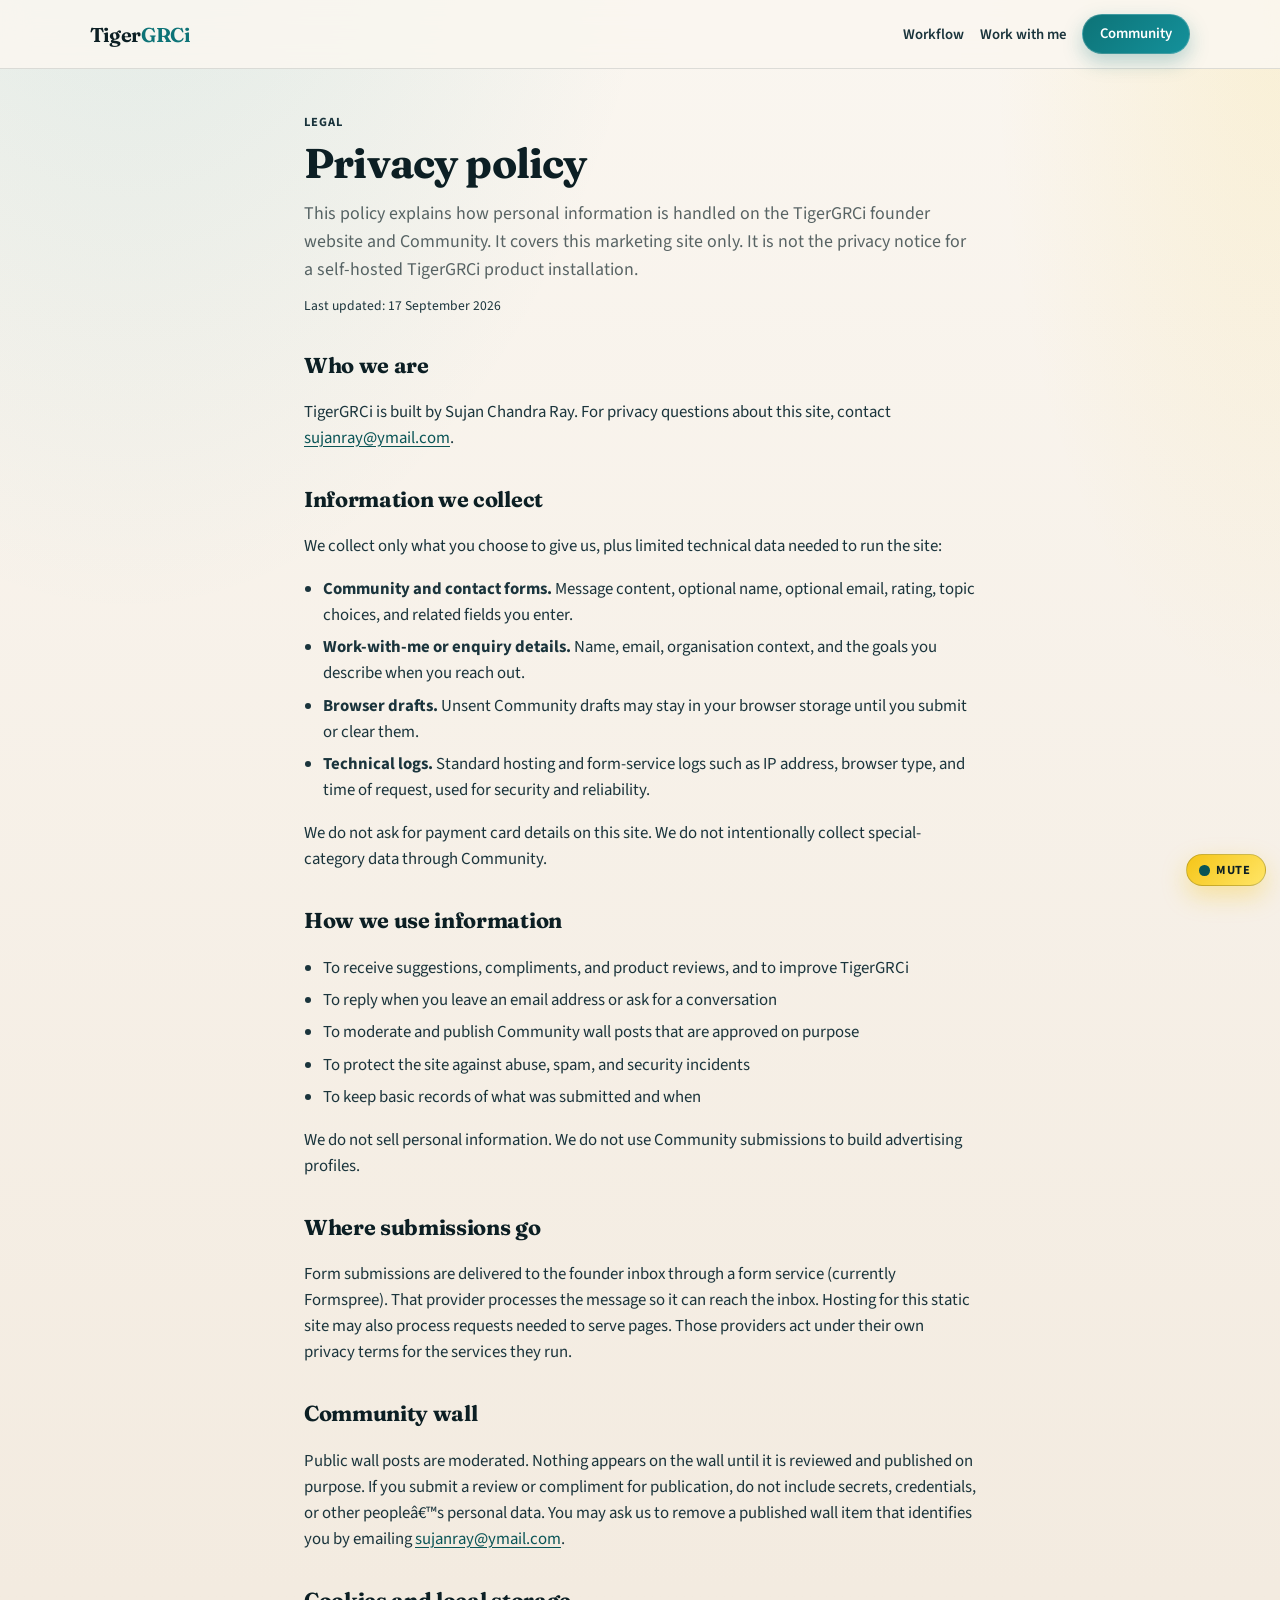
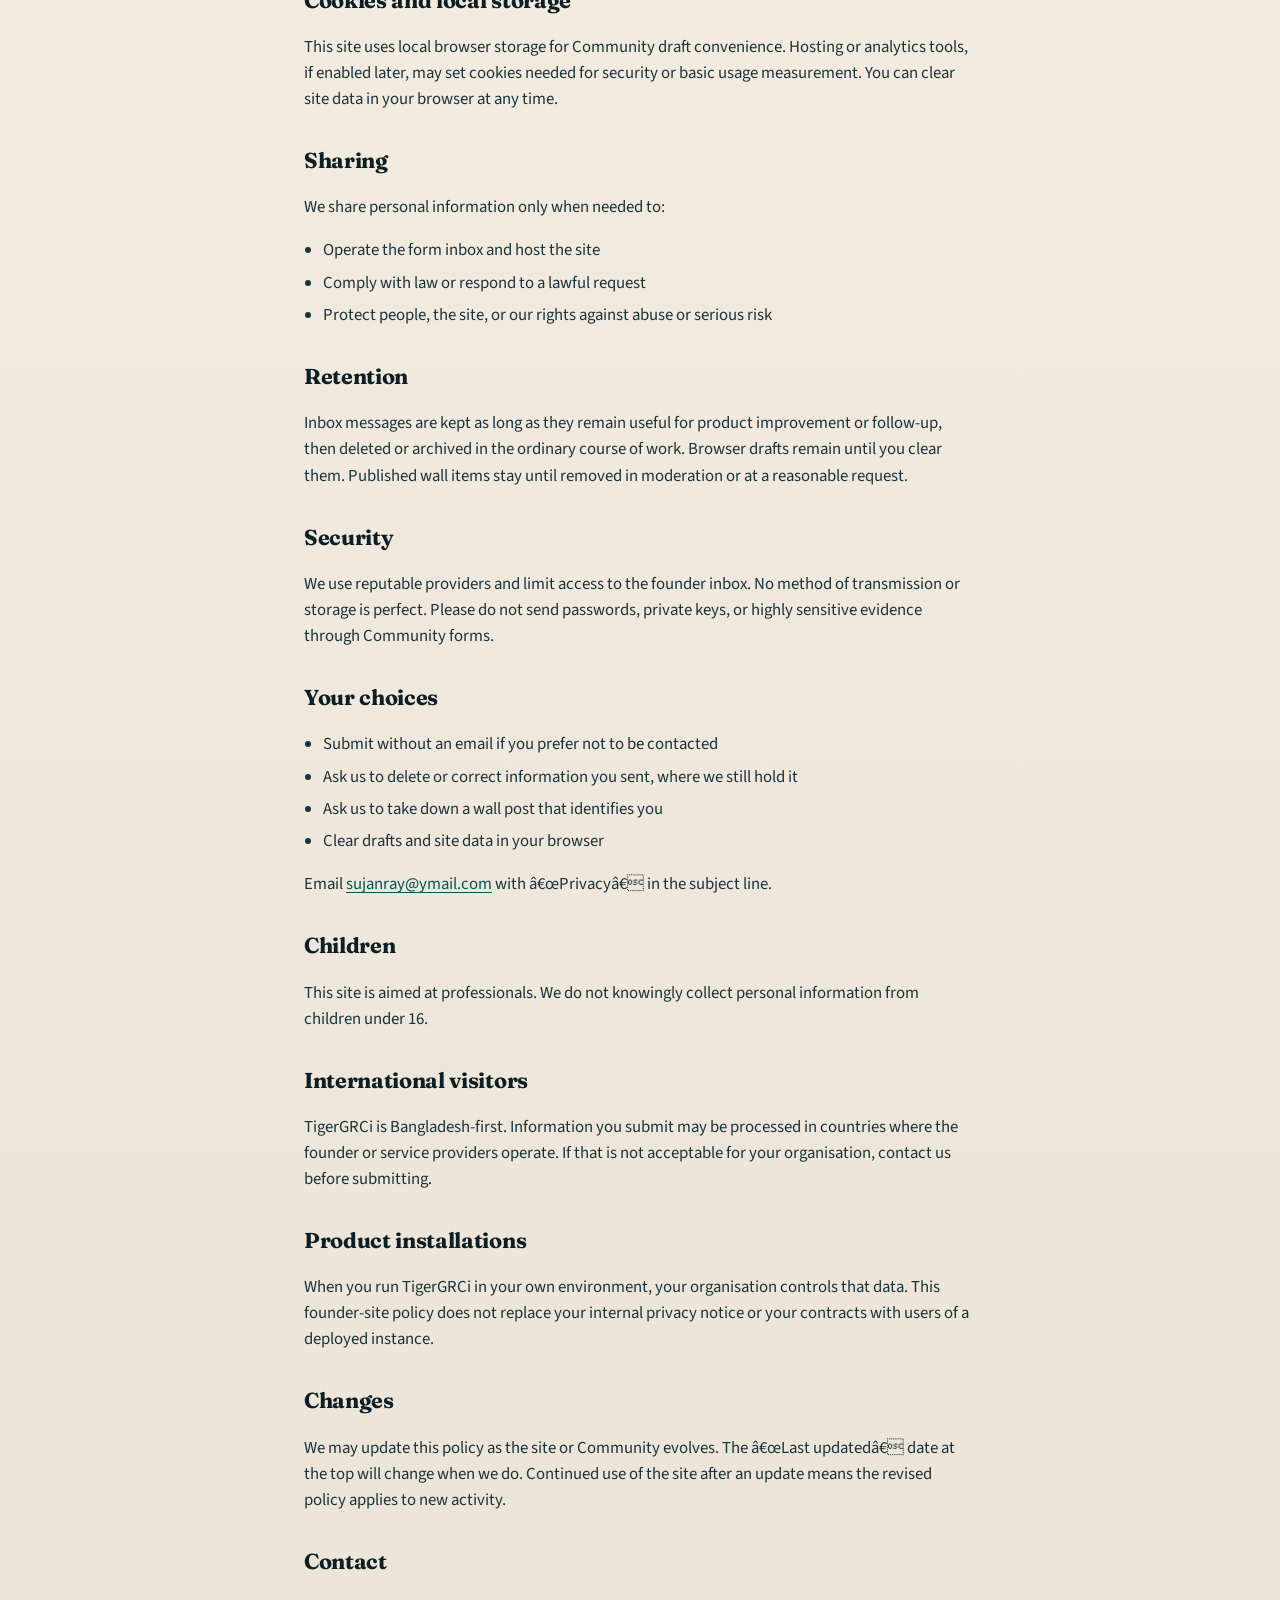
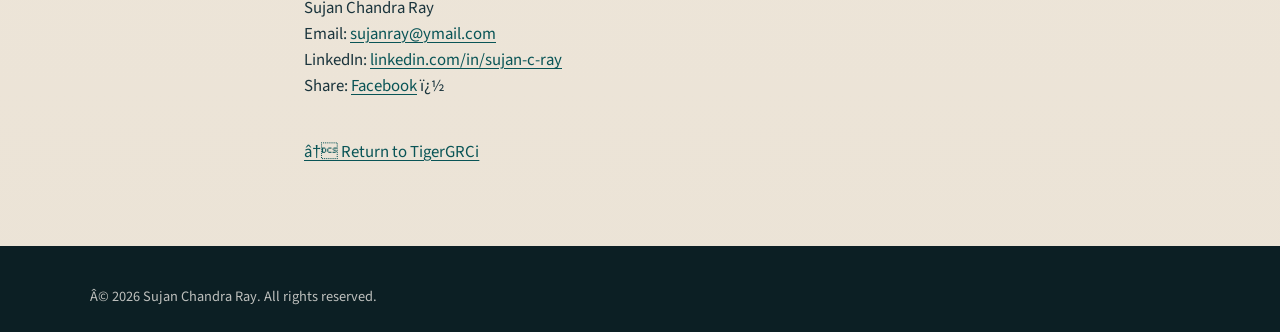
<file: privacy.html>
﻿<!DOCTYPE html>
<html lang="en">
<head>
  <meta charset="utf-8" />
  <meta name="viewport" content="width=device-width, initial-scale=1" />
  <title>Privacy policy Â· TigerGRCi</title>
  <meta name="description" content="How TigerGRCi handles personal information on this founder site and Community." />
  <meta name="robots" content="index, follow, max-image-preview:large, max-snippet:-1" />
  <meta name="googlebot" content="index, follow, max-image-preview:large, max-snippet:-1" />
  <meta http-equiv="Content-Security-Policy" content="default-src 'none'; base-uri 'self'; object-src 'none'; frame-src 'none'; form-action 'self' https://formspree.io; connect-src 'self' https://formspree.io; script-src 'self'; style-src 'self' 'unsafe-inline'; font-src 'self'; img-src 'self' data:; media-src 'self'; upgrade-insecure-requests" />
  <meta name="referrer" content="strict-origin-when-cross-origin" />
  <meta http-equiv="X-Content-Type-Options" content="nosniff" />
  <link rel="canonical" href="https://sujanchandray.github.io/tigergrci-site/privacy.html" />
  <link rel="sitemap" type="application/xml" title="Sitemap" href="https://sujanchandray.github.io/tigergrci-site/sitemap.xml" />
  <link rel="icon" href="assets/tigergrci-cover.jpg" type="image/jpeg" />
  <link rel="stylesheet" href="fonts.css?v=archflow75" />
  <link rel="stylesheet" href="styles.css?v=archflow75" />
</head>
<body>
  <a class="skip" href="#main">Skip to content</a>
  <header class="site-header">
    <div class="wrap nav">
      <a class="brand" href="index.html">Tiger<span>GRCi</span></a>
      <ul class="nav-links" id="nav-menu">
        <li><a href="index.html#workflow">Workflow</a></li>
        <li><a href="work-with-me.html">Work with me</a></li>
        <li><a class="nav-cta" href="index.html#community">Community</a></li>
      </ul>
    </div>
  </header>

  <main id="main" class="page-prose wrap">
    <p class="section-label">Legal</p>
    <h1>Privacy policy</h1>
    <p class="page-lead">
      This policy explains how personal information is handled on the TigerGRCi founder website and Community.
      It covers this marketing site only. It is not the privacy notice for a self-hosted TigerGRCi product installation.
    </p>
    <p class="fine-print">Last updated: 17 September 2026</p>

    <h2>Who we are</h2>
    <p>
      TigerGRCi is built by Sujan Chandra Ray. For privacy questions about this site, contact
      <a href="mailto:sujanray@ymail.com">sujanray@ymail.com</a>.
    </p>

    <h2>Information we collect</h2>
    <p>We collect only what you choose to give us, plus limited technical data needed to run the site:</p>
    <ul>
      <li><strong>Community and contact forms.</strong> Message content, optional name, optional email, rating, topic choices, and related fields you enter.</li>
      <li><strong>Work-with-me or enquiry details.</strong> Name, email, organisation context, and the goals you describe when you reach out.</li>
      <li><strong>Browser drafts.</strong> Unsent Community drafts may stay in your browser storage until you submit or clear them.</li>
      <li><strong>Technical logs.</strong> Standard hosting and form-service logs such as IP address, browser type, and time of request, used for security and reliability.</li>
    </ul>
    <p>We do not ask for payment card details on this site. We do not intentionally collect special-category data through Community.</p>

    <h2>How we use information</h2>
    <ul>
      <li>To receive suggestions, compliments, and product reviews, and to improve TigerGRCi</li>
      <li>To reply when you leave an email address or ask for a conversation</li>
      <li>To moderate and publish Community wall posts that are approved on purpose</li>
      <li>To protect the site against abuse, spam, and security incidents</li>
      <li>To keep basic records of what was submitted and when</li>
    </ul>
    <p>We do not sell personal information. We do not use Community submissions to build advertising profiles.</p>

    <h2>Where submissions go</h2>
    <p>
      Form submissions are delivered to the founder inbox through a form service (currently Formspree).
      That provider processes the message so it can reach the inbox. Hosting for this static site may also process
      requests needed to serve pages. Those providers act under their own privacy terms for the services they run.
    </p>

    <h2>Community wall</h2>
    <p>
      Public wall posts are moderated. Nothing appears on the wall until it is reviewed and published on purpose.
      If you submit a review or compliment for publication, do not include secrets, credentials, or other peopleâ€™s personal data.
      You may ask us to remove a published wall item that identifies you by emailing
      <a href="mailto:sujanray@ymail.com">sujanray@ymail.com</a>.
    </p>

    <h2>Cookies and local storage</h2>
    <p>
      This site uses local browser storage for Community draft convenience. Hosting or analytics tools, if enabled later,
      may set cookies needed for security or basic usage measurement. You can clear site data in your browser at any time.
    </p>

    <h2>Sharing</h2>
    <p>We share personal information only when needed to:</p>
    <ul>
      <li>Operate the form inbox and host the site</li>
      <li>Comply with law or respond to a lawful request</li>
      <li>Protect people, the site, or our rights against abuse or serious risk</li>
    </ul>

    <h2>Retention</h2>
    <p>
      Inbox messages are kept as long as they remain useful for product improvement or follow-up, then deleted or archived
      in the ordinary course of work. Browser drafts remain until you clear them. Published wall items stay until removed
      in moderation or at a reasonable request.
    </p>

    <h2>Security</h2>
    <p>
      We use reputable providers and limit access to the founder inbox. No method of transmission or storage is perfect.
      Please do not send passwords, private keys, or highly sensitive evidence through Community forms.
    </p>

    <h2>Your choices</h2>
    <ul>
      <li>Submit without an email if you prefer not to be contacted</li>
      <li>Ask us to delete or correct information you sent, where we still hold it</li>
      <li>Ask us to take down a wall post that identifies you</li>
      <li>Clear drafts and site data in your browser</li>
    </ul>
    <p>Email <a href="mailto:sujanray@ymail.com">sujanray@ymail.com</a> with â€œPrivacyâ€ in the subject line.</p>

    <h2>Children</h2>
    <p>This site is aimed at professionals. We do not knowingly collect personal information from children under 16.</p>

    <h2>International visitors</h2>
    <p>
      TigerGRCi is Bangladesh-first. Information you submit may be processed in countries where the founder or service
      providers operate. If that is not acceptable for your organisation, contact us before submitting.
    </p>

    <h2>Product installations</h2>
    <p>
      When you run TigerGRCi in your own environment, your organisation controls that data. This founder-site policy
      does not replace your internal privacy notice or your contracts with users of a deployed instance.
    </p>

    <h2>Changes</h2>
    <p>
      We may update this policy as the site or Community evolves. The â€œLast updatedâ€ date at the top will change when we do.
      Continued use of the site after an update means the revised policy applies to new activity.
    </p>

    <h2>Contact</h2>
    <p>
      Sujan Chandra Ray<br />
      Email: <a href="mailto:sujanray@ymail.com">sujanray@ymail.com</a><br />
      LinkedIn: <a href="https://www.linkedin.com/in/sujan-c-ray" target="_blank" rel="noopener noreferrer">linkedin.com/in/sujan-c-ray</a><br />
      Share: <a data-share="facebook" href="#" target="_blank" rel="noopener noreferrer">Facebook</a>
      ï¿½
</p>

    <p class="page-back"><a href="index.html">â† Return to TigerGRCi</a></p>
  </main>

  <footer class="site-footer">
    <div class="wrap footer-bottom" style="margin-top:0;border:0;padding-top:0">
      <span>Â© <span id="year"></span> Sujan Chandra Ray. All rights reserved.</span>
    </div>
  </footer>
  <script src="main.js?v=bgm14" defer></script>
</body>
</html>
</file>
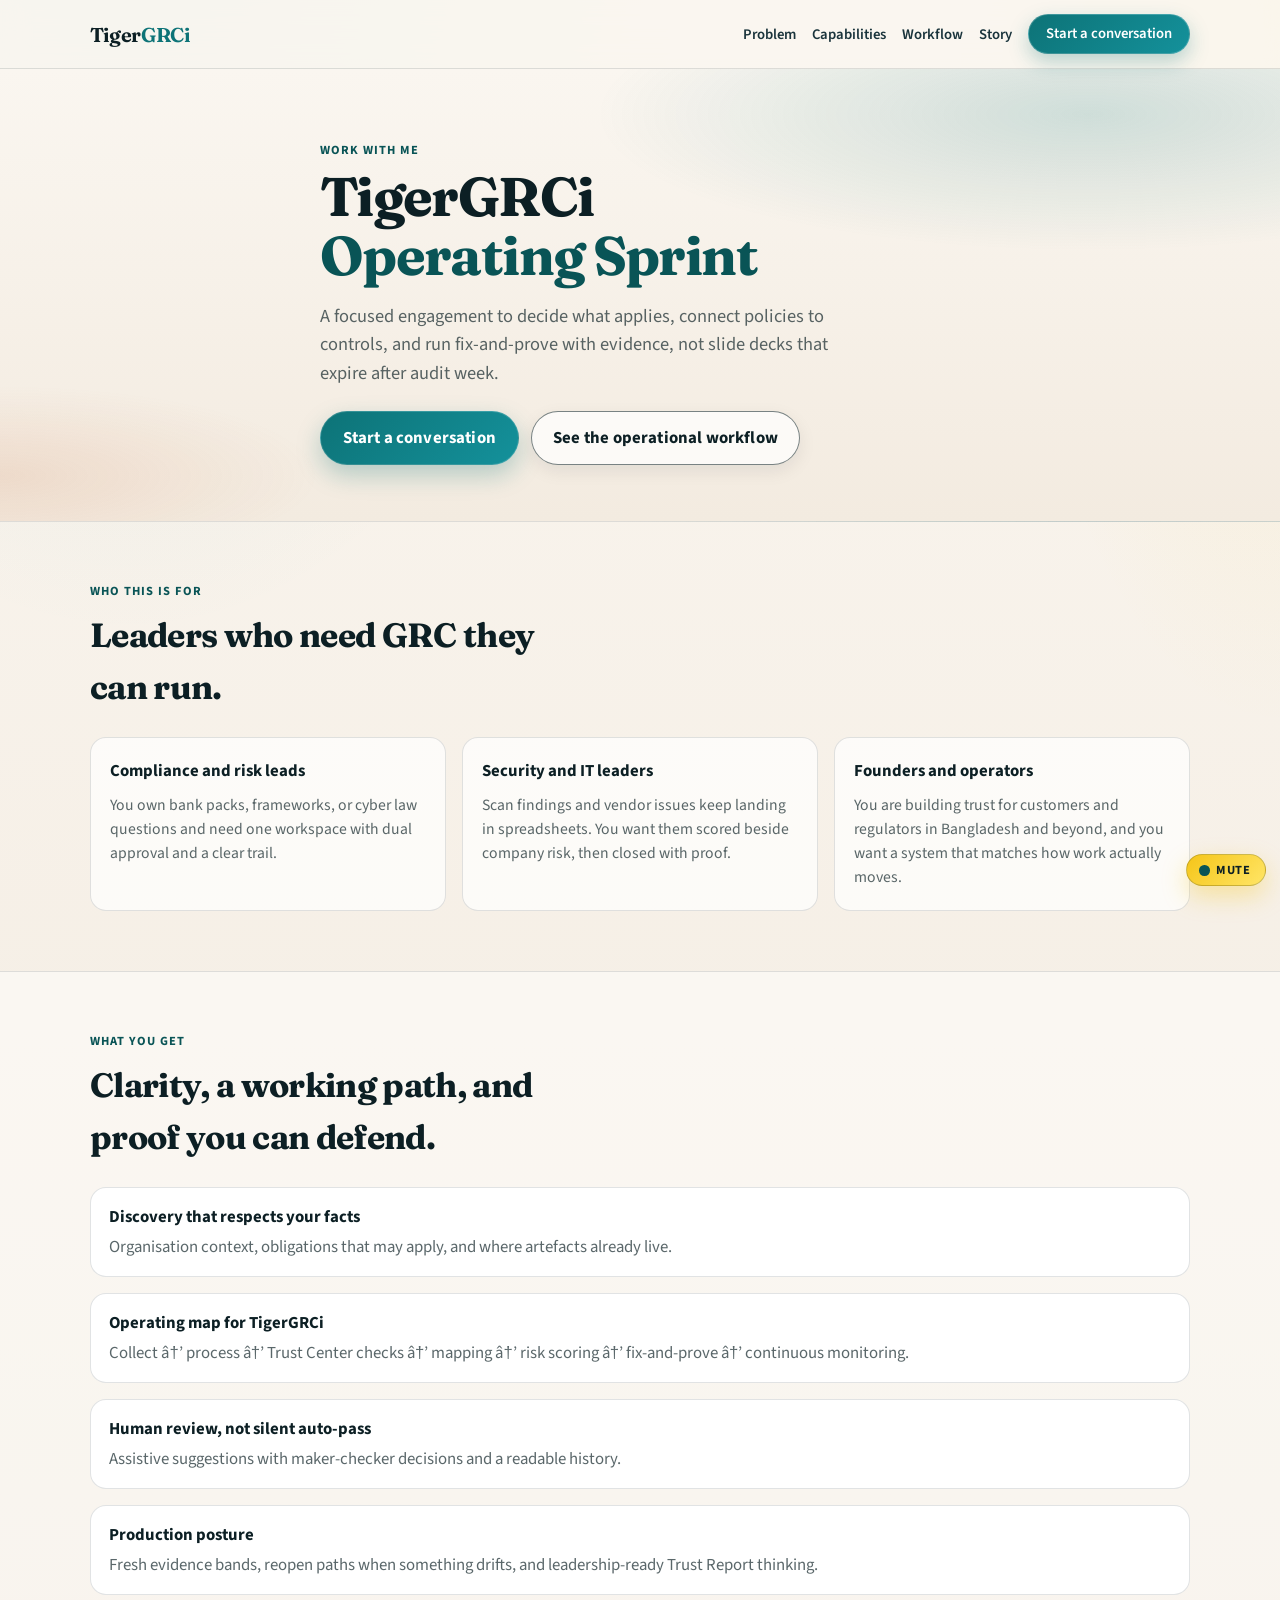
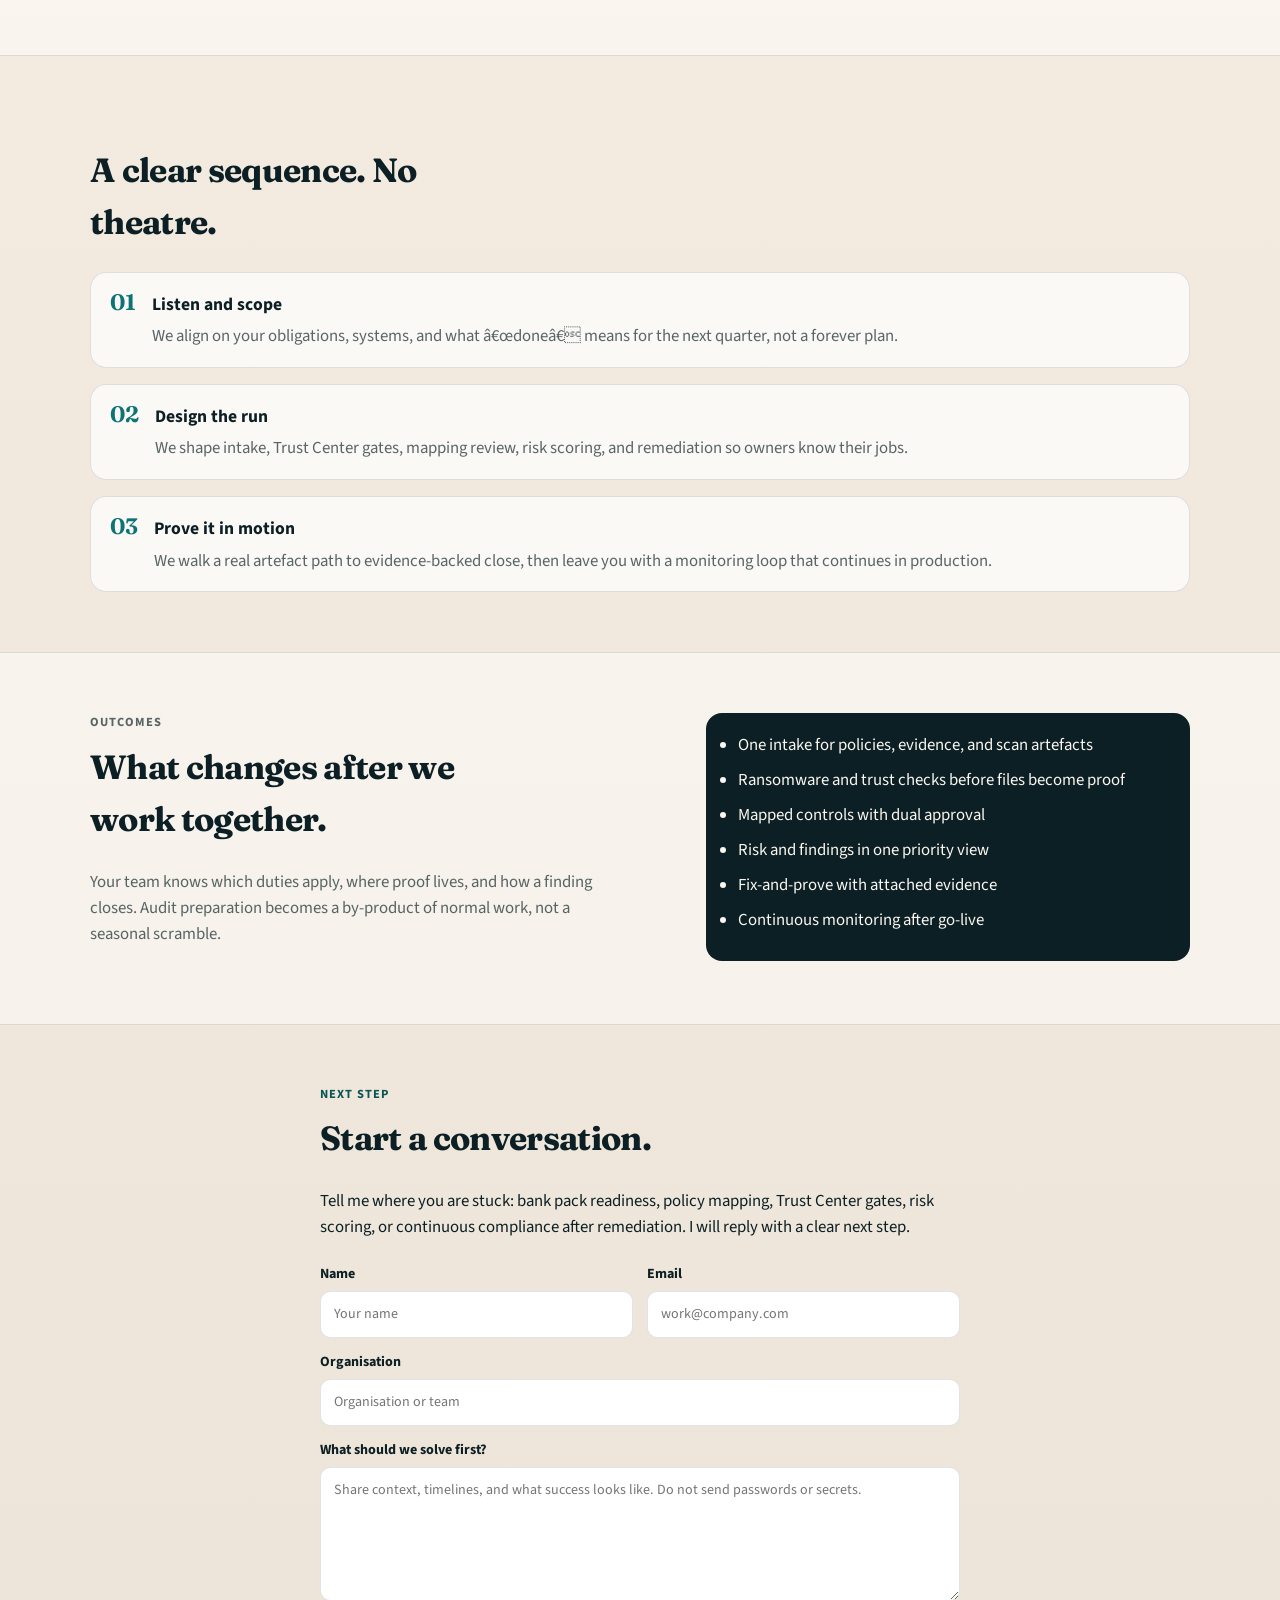
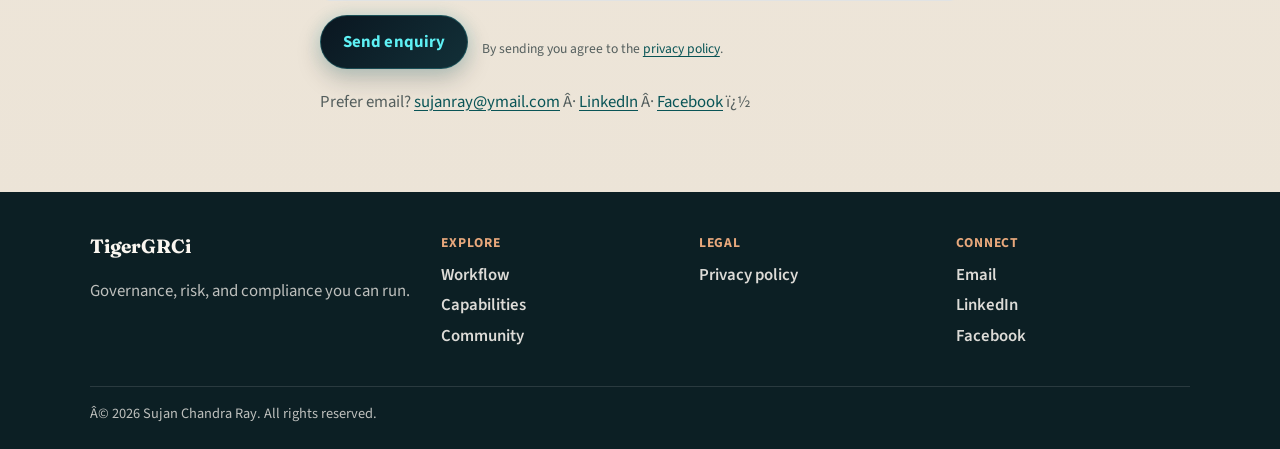
<file: work-with-me.html>
﻿<!DOCTYPE html>
<html lang="en">
<head>
  <meta charset="utf-8" />
  <meta name="viewport" content="width=device-width, initial-scale=1" />
  <title>Work with me Â· TigerGRCi</title>
  <meta name="description" content="Work with Sujan Chandra Ray on TigerGRCi: discovery, GRC operating design, and a path from artefacts to continuous compliance." />
  <meta name="robots" content="index, follow, max-image-preview:large, max-snippet:-1" />
  <meta name="googlebot" content="index, follow, max-image-preview:large, max-snippet:-1" />
  <meta http-equiv="Content-Security-Policy" content="default-src 'none'; base-uri 'self'; object-src 'none'; frame-src 'none'; form-action 'self' https://formspree.io; connect-src 'self' https://formspree.io; script-src 'self'; style-src 'self' 'unsafe-inline'; font-src 'self'; img-src 'self' data:; media-src 'self'; upgrade-insecure-requests" />
  <meta name="referrer" content="strict-origin-when-cross-origin" />
  <meta http-equiv="X-Content-Type-Options" content="nosniff" />
  <link rel="canonical" href="https://sujanchandray.github.io/tigergrci-site/work-with-me.html" />
  <link rel="sitemap" type="application/xml" title="Sitemap" href="https://sujanchandray.github.io/tigergrci-site/sitemap.xml" />
  <meta property="og:title" content="Work with me Â· TigerGRCi" />
  <meta property="og:url" content="https://sujanchandray.github.io/tigergrci-site/work-with-me.html" />
  <link rel="icon" href="assets/tigergrci-cover.jpg" type="image/jpeg" />
  <link rel="stylesheet" href="fonts.css?v=archflow75" />
  <link rel="stylesheet" href="styles.css?v=archflow75" />
</head>
<body>
  <a class="skip" href="#main">Skip to content</a>
  <header class="site-header">
    <div class="wrap nav">
      <a class="brand" href="index.html">Tiger<span>GRCi</span></a>
      <button class="nav-toggle" type="button" aria-expanded="false" aria-controls="nav-menu">Menu</button>
      <ul class="nav-links" id="nav-menu">
        <li><a href="index.html#problem">Problem</a></li>
        <li><a href="index.html#capabilities">Capabilities</a></li>
        <li><a href="index.html#workflow">Workflow</a></li>
        <li><a href="index.html#story">Story</a></li>
        <li><a class="nav-cta" href="#start">Start a conversation</a></li>
      </ul>
    </div>
  </header>

  <main id="main">
    <section class="wwm-hero">
      <div class="wrap wwm-hero-inner">
        <p class="section-label">Work with me</p>
        <h1>TigerGRCi <span>Operating Sprint</span></h1>
        <p class="wwm-dek">
          A focused engagement to decide what applies, connect policies to controls, and run fix-and-prove
          with evidence, not slide decks that expire after audit week.
        </p>
        <div class="wwm-cta-row">
          <a class="btn btn-teal" href="#start">Start a conversation</a>
          <a class="btn btn-ghost" href="index.html#workflow">See the operational workflow</a>
        </div>
      </div>
    </section>

    <section class="wwm-section">
      <div class="wrap">
        <p class="section-label">Who this is for</p>
        <h2>Leaders who need GRC they can run.</h2>
        <div class="wwm-who">
          <article>
            <h3>Compliance and risk leads</h3>
            <p>You own bank packs, frameworks, or cyber law questions and need one workspace with dual approval and a clear trail.</p>
          </article>
          <article>
            <h3>Security and IT leaders</h3>
            <p>Scan findings and vendor issues keep landing in spreadsheets. You want them scored beside company risk, then closed with proof.</p>
          </article>
          <article>
            <h3>Founders and operators</h3>
            <p>You are building trust for customers and regulators in Bangladesh and beyond, and you want a system that matches how work actually moves.</p>
          </article>
        </div>
      </div>
    </section>

    <section class="wwm-section wwm-alt">
      <div class="wrap">
        <p class="section-label">What you get</p>
        <h2>Clarity, a working path, and proof you can defend.</h2>
        <ul class="wwm-includes">
          <li>
            <strong>Discovery that respects your facts</strong>
            <span>Organisation context, obligations that may apply, and where artefacts already live.</span>
          </li>
          <li>
            <strong>Operating map for TigerGRCi</strong>
            <span>Collect â†’ process â†’ Trust Center checks â†’ mapping â†’ risk scoring â†’ fix-and-prove â†’ continuous monitoring.</span>
          </li>
          <li>
            <strong>Human review, not silent auto-pass</strong>
            <span>Assistive suggestions with maker-checker decisions and a readable history.</span>
          </li>
          <li>
            <strong>Production posture</strong>
            <span>Fresh evidence bands, reopen paths when something drifts, and leadership-ready Trust Report thinking.</span>
          </li>
        </ul>
      </div>
    </section>

    <section class="wwm-section">
      <div class="wrap">
        <p class="section-label">How we work</p>
        <h2>A clear sequence. No theatre.</h2>
        <ol class="wwm-steps">
          <li>
            <span class="wwm-num">01</span>
            <div>
              <h3>Listen and scope</h3>
              <p>We align on your obligations, systems, and what â€œdoneâ€ means for the next quarter, not a forever plan.</p>
            </div>
          </li>
          <li>
            <span class="wwm-num">02</span>
            <div>
              <h3>Design the run</h3>
              <p>We shape intake, Trust Center gates, mapping review, risk scoring, and remediation so owners know their jobs.</p>
            </div>
          </li>
          <li>
            <span class="wwm-num">03</span>
            <div>
              <h3>Prove it in motion</h3>
              <p>We walk a real artefact path to evidence-backed close, then leave you with a monitoring loop that continues in production.</p>
            </div>
          </li>
        </ol>
      </div>
    </section>

    <section class="wwm-section wwm-alt">
      <div class="wrap wwm-outcomes">
        <div>
          <p class="section-label">Outcomes</p>
          <h2>What changes after we work together.</h2>
          <p>
            Your team knows which duties apply, where proof lives, and how a finding closes.
            Audit preparation becomes a by-product of normal work, not a seasonal scramble.
          </p>
        </div>
        <ul>
          <li>One intake for policies, evidence, and scan artefacts</li>
          <li>Ransomware and trust checks before files become proof</li>
          <li>Mapped controls with dual approval</li>
          <li>Risk and findings in one priority view</li>
          <li>Fix-and-prove with attached evidence</li>
          <li>Continuous monitoring after go-live</li>
        </ul>
      </div>
    </section>

    <section class="wwm-section" id="start">
      <div class="wrap wwm-start">
        <p class="section-label">Next step</p>
        <h2>Start a conversation.</h2>
        <p>
          Tell me where you are stuck: bank pack readiness, policy mapping, Trust Center gates, risk scoring,
          or continuous compliance after remediation. I will reply with a clear next step.
        </p>
        <form class="wwm-form" id="wwm-form" action="https://formspree.io/f/xqpkryrn" method="POST">
          <input type="hidden" name="form" value="work-with-me" />
          <input type="text" name="_gotcha" value="" tabindex="-1" autocomplete="off" class="hp-field" aria-hidden="true" />
          <label>
            Name
            <input name="name" type="text" required autocomplete="name" placeholder="Your name" maxlength="120" />
          </label>
          <label>
            Email
            <input name="email" type="email" required autocomplete="email" placeholder="work@company.com" maxlength="254" />
          </label>
          <label class="wwm-full">
            Organisation
            <input name="organisation" type="text" autocomplete="organization" placeholder="Organisation or team" maxlength="200" />
          </label>
          <label class="wwm-full">
            What should we solve first?
            <textarea name="message" rows="5" required maxlength="4000" placeholder="Share context, timelines, and what success looks like. Do not send passwords or secrets."></textarea>
          </label>
          <div class="wwm-form-foot">
            <button class="btn btn-ink" type="submit">Send enquiry</button>
            <p class="fine-print">By sending you agree to the <a href="privacy.html">privacy policy</a>.</p>
          </div>
          <p class="wwm-status" id="wwm-status" role="status" hidden></p>
        </form>
        <p class="wwm-alt-contact">
          Prefer email? <a href="mailto:sujanray@ymail.com?subject=TigerGRCi%20Work%20with%20me">sujanray@ymail.com</a>
          Â· <a href="https://www.linkedin.com/in/sujan-c-ray" target="_blank" rel="noopener noreferrer">LinkedIn</a>
          Â· <a data-share="facebook" href="#" target="_blank" rel="noopener noreferrer">Facebook</a>
          ï¿½
</p>
      </div>
    </section>
  </main>

  <footer class="site-footer">
    <div class="wrap footer-grid">
      <div>
        <strong class="footer-brand">TigerGRCi</strong>
        <p>Governance, risk, and compliance you can run.</p>
      </div>
      <div>
        <h4>Explore</h4>
        <ul>
          <li><a href="index.html#workflow">Workflow</a></li>
          <li><a href="index.html#capabilities">Capabilities</a></li>
          <li><a href="index.html#community">Community</a></li>
        </ul>
      </div>
      <div>
        <h4>Legal</h4>
        <ul>
          <li><a href="privacy.html">Privacy policy</a></li>
        </ul>
      </div>
      <div>
        <h4>Connect</h4>
        <ul>
          <li><a href="mailto:sujanray@ymail.com">Email</a></li>
          <li><a href="https://www.linkedin.com/in/sujan-c-ray" target="_blank" rel="noopener noreferrer">LinkedIn</a></li>
          <li><a data-share="facebook" href="#" target="_blank" rel="noopener noreferrer">Facebook</a></li>
</ul>
      </div>
    </div>
    <div class="wrap footer-bottom">
      <span>Â© <span id="year"></span> Sujan Chandra Ray. All rights reserved.</span>
    </div>
  </footer>

  <script src="main.js?v=archflow75" defer></script>
</body>
</html>
</file>
<file: fonts.css>
/* Self-hosted fonts — zero third-party font CDN trust */
@font-face {
  font-family: "Fraunces";
  font-style: normal;
  font-display: swap;
  font-weight: 100 900;
  src: url("assets/fonts/fraunces-latin-wght-normal.woff2") format("woff2-variations"),
       url("assets/fonts/fraunces-latin-wght-normal.woff2") format("woff2");
  unicode-range: U+0000-00FF, U+0131, U+0152-0153, U+02BB-02BC, U+02C6, U+02DA, U+02DC,
    U+0304, U+0308, U+0329, U+2000-206F, U+20AC, U+2122, U+2191, U+2193, U+2212, U+2215, U+FEFF, U+FFFD;
}

@font-face {
  font-family: "Source Sans 3";
  font-style: normal;
  font-display: swap;
  font-weight: 200 900;
  src: url("assets/fonts/source-sans-3-latin-wght-normal.woff2") format("woff2-variations"),
       url("assets/fonts/source-sans-3-latin-wght-normal.woff2") format("woff2");
  unicode-range: U+0000-00FF, U+0131, U+0152-0153, U+02BB-02BC, U+02C6, U+02DA, U+02DC,
    U+0304, U+0308, U+0329, U+2000-206F, U+20AC, U+2122, U+2191, U+2193, U+2212, U+2215, U+FEFF, U+FFFD;
}
</file>
<file: styles.css>
/* TigerGRCi founder site: warm paper + teal + flat yellow. Light brand, CDC-level polish. */
:root {
  --ink: #0c1f24;
  --ink-soft: #1a343c;
  --ink-dark: #0c1f24;
  --teal: #0d7377;
  --teal-deep: #095456;
  --teal-glow: #14919b;
  --paper: #f3ebe0;
  --paper-bright: #faf6f0;
  --sand: #e4d5c1;
  --accent: #c45c26;
  --accent-soft: #e8a87c;
  --flat-yellow: #f5c518;
  --flat-yellow-deep: #e6b400;
  --flat-yellow-soft: #ffe566;
  --line: rgba(12, 31, 36, 0.12);
  --muted: rgba(12, 31, 36, 0.68);
  --white: #ffffff;
  --text-on-dark: #faf6f0;
  --surface: rgba(255, 255, 255, 0.82);
  --glass: rgba(255, 255, 255, 0.72);
  --glass-border: rgba(12, 31, 36, 0.12);
  --ok: #1b6b4a;
  --shadow: 0 18px 50px rgba(12, 31, 36, 0.12);
  --glow-teal: rgba(20, 145, 155, 0.18);
  --radius: 16px;
  --radius-flat: 8px;
  --font-display: "Fraunces", "Georgia", serif;
  --font-body: "Source Sans 3", "Segoe UI", sans-serif;
  --max: 1100px;
  color-scheme: light;
}

*,
*::before,
*::after { box-sizing: border-box; }

html { scroll-behavior: auto; }

body {
  margin: 0;
  font-family: var(--font-body);
  font-size: 1.05rem;
  line-height: 1.55;
  color: var(--ink);
  background:
    radial-gradient(ellipse 80% 50% at 10% -10%, rgba(20, 145, 155, 0.14), transparent 55%),
    radial-gradient(ellipse 45% 40% at 100% 0%, rgba(245, 197, 24, 0.12), transparent 50%),
    linear-gradient(180deg, var(--paper-bright) 0%, var(--paper) 45%, #ebe3d6 100%);
  min-height: 100vh;
}

img { max-width: 100%; display: block; }
a { color: var(--teal-deep); text-underline-offset: 3px; }
a:hover { color: var(--accent); }

.sr-only {
  position: absolute;
  width: 1px;
  height: 1px;
  padding: 0;
  margin: -1px;
  overflow: hidden;
  clip: rect(0, 0, 0, 0);
  border: 0;
}

.skip {
  position: absolute;
  left: -999px;
  top: 0;
  background: var(--ink);
  color: var(--white);
  padding: 0.5rem 1rem;
  z-index: 100;
}
.skip:focus { left: 0.5rem; top: 0.5rem; }

.wrap {
  width: min(100% - 2rem, var(--max));
  margin-inline: auto;
}

/* Nav */
.site-header {
  position: sticky;
  top: 0;
  z-index: 40;
  background: rgba(250, 246, 240, 0.88);
  backdrop-filter: blur(14px);
  -webkit-backdrop-filter: blur(14px);
  border-bottom: 1px solid var(--line);
}

.nav {
  display: flex;
  align-items: center;
  justify-content: space-between;
  gap: 1rem;
  padding: 0.85rem 0;
}

.brand-lockup {
  display: inline-flex;
  align-items: center;
  gap: 0.55rem;
  flex-wrap: wrap;
  min-width: 0;
}
.brand {
  font-family: var(--font-display);
  font-weight: 650;
  font-size: 1.25rem;
  color: var(--ink);
  text-decoration: none;
  letter-spacing: -0.02em;
}
.brand span { color: var(--teal); }

.nav-links {
  display: flex;
  flex-wrap: wrap;
  gap: 0.35rem 1rem;
  list-style: none;
  margin: 0;
  padding: 0;
  align-items: center;
}
.nav-links a {
  text-decoration: none;
  color: var(--ink-soft);
  font-weight: 600;
  font-size: 0.92rem;
}
.nav-links a:hover { color: var(--teal); }

.nav-cta {
  display: inline-flex;
  align-items: center;
  padding: 0.5rem 1.05rem;
  border-radius: 999px;
  background: linear-gradient(135deg, #0d7377 0%, #14919b 100%);
  color: #fff !important;
  font-weight: 700;
  border: 1px solid rgba(255, 255, 255, 0.2);
  box-shadow: 0 8px 20px rgba(13, 115, 119, 0.28);
  transition: transform 0.2s ease, box-shadow 0.2s ease, background 0.2s ease;
}
.nav-cta:hover {
  background: linear-gradient(135deg, #14919b 0%, #3ec4c8 100%);
  color: #fff !important;
  transform: translateY(-1px);
  box-shadow: 0 12px 26px rgba(20, 145, 155, 0.35);
}

.nav-toggle {
  display: none;
  border: 1px solid var(--line);
  background: var(--white);
  color: var(--ink);
  border-radius: 999px;
  padding: 0.45rem 0.85rem;
  font: inherit;
  font-weight: 650;
  cursor: pointer;
  box-shadow: 0 4px 14px rgba(12, 31, 36, 0.06);
  transition: background 0.2s ease, border-color 0.2s ease, transform 0.2s ease;
}
.nav-toggle:hover {
  border-color: rgba(13, 115, 119, 0.35);
  transform: translateY(-1px);
}

/* Hero */
.hero {
  position: relative;
  padding: 2.75rem 0 4rem;
  overflow: visible;
}

/* Hero — light flat yellow field + mindmap product visual */
.hero--flat {
  background:
    linear-gradient(105deg, var(--flat-yellow) 0%, var(--flat-yellow) 44%, var(--flat-yellow-soft) 60%, transparent 74%),
    radial-gradient(ellipse 50% 65% at 80% 42%, rgba(245, 197, 24, 0.28), transparent 68%);
  isolation: isolate;
  min-height: min(88vh, 900px);
  padding-bottom: 3rem;
}

.hero--flat::before {
  content: "";
  position: absolute;
  top: 10%;
  left: -6%;
  width: min(46vw, 480px);
  height: 68%;
  background: var(--flat-yellow);
  transform: skewX(-7deg);
  z-index: 0;
  pointer-events: none;
  animation: flat-field-in 0.85s cubic-bezier(0.22, 1, 0.36, 1) both;
}

.hero--flat .hero-grid,
.hero--flat .hero-compose,
.hero--flat .hero-at-a-glance,
.hero--flat .scroll-cue,
.hero--flat .wave {
  position: relative;
  z-index: 1;
}

.hero-trust-badge {
  margin: 0 0 0.65rem;
  font-size: 0.72rem;
  font-weight: 700;
  letter-spacing: 0.08em;
  text-transform: uppercase;
  color: var(--teal-deep);
  max-width: 38rem;
  line-height: 1.45;
}

.hero-proof-pills {
  list-style: none;
  margin: 1rem 0 1.1rem;
  padding: 0;
  display: flex;
  flex-wrap: wrap;
  gap: 0.45rem;
  max-width: 38rem;
}
.hero-proof-pills li {
  font-size: 0.78rem;
  font-weight: 650;
  padding: 0.42rem 0.85rem;
  border-radius: 999px;
  border: 1px solid rgba(12, 31, 36, 0.2);
  background: rgba(255, 255, 255, 0.88);
  color: var(--ink-soft);
  line-height: 1.25;
  box-shadow: 0 6px 16px rgba(12, 31, 36, 0.08);
}

.hero--flat .hero-place {
  display: inline-block;
  padding: 0.35rem 0.7rem;
  background: var(--ink);
  color: var(--flat-yellow);
  letter-spacing: 0.12em;
  border-radius: var(--radius-flat);
}

.hero--flat .hero-copy h1 {
  max-width: 15ch;
  color: var(--ink);
}

.hero--flat .hero-lead {
  color: rgba(12, 31, 36, 0.78);
  font-weight: 550;
}

.hero--flat .hero-copy h1.hero-brand {
  max-width: none;
  margin-bottom: 0.35rem;
  font-size: clamp(2.4rem, 5vw, 3.35rem);
}

.hero-brand span { color: var(--teal); }

.hero-tagline {
  margin: 0 0 1rem;
  max-width: 38ch;
  font-size: clamp(1.1rem, 2vw, 1.32rem);
  font-weight: 600;
  line-height: 1.35;
  color: var(--ink);
  animation: rise 0.7s ease 0.04s both;
}

.hero-academic {
  display: flex;
  flex-direction: column;
  gap: 0.1rem;
  margin: 0 0 1.25rem;
  padding-left: 0.75rem;
  border-left: 2px solid var(--flat-yellow-deep);
  font-size: 0.86rem;
  line-height: 1.45;
  color: var(--muted);
  animation: rise 0.7s ease 0.06s both;
}

.hero-academic span:first-child {
  font-style: italic;
}

.academic-section {
  padding: 2.25rem 0;
}

.academic-section .academic-text {
  max-width: 44rem;
  margin: 0;
  font-size: 1rem;
  line-height: 1.6;
  color: var(--ink);
}

@media (max-width: 480px) {
  .hero-tagline { font-size: 1.05rem; }
  .hero-academic { font-size: 0.8rem; }
}

.btn-flat {
  border-radius: 999px;
  box-shadow: 0 10px 24px rgba(12, 31, 36, 0.16);
  transition: transform 0.2s ease, box-shadow 0.2s ease, background 0.2s ease, color 0.2s ease, border-color 0.2s ease;
  animation: flat-cta-in 0.7s cubic-bezier(0.22, 1, 0.36, 1) 0.12s both;
}

.btn-flat:hover {
  transform: translateY(-2px);
  box-shadow: 0 14px 30px rgba(12, 31, 36, 0.2);
}

.btn-flat:active {
  transform: translateY(0);
  box-shadow: 0 6px 16px rgba(12, 31, 36, 0.14);
}

.hero--flat .btn-primary.btn-flat {
  background: linear-gradient(135deg, #0a1620 0%, #0d7377 100%);
  color: #5ef0f4;
  border: 1px solid rgba(62, 196, 200, 0.35);
  box-shadow:
    0 0 18px rgba(62, 196, 200, 0.28),
    0 12px 28px rgba(12, 31, 36, 0.22);
}

.hero--flat .btn-primary.btn-flat:hover {
  background: linear-gradient(135deg, #061018 0%, #14919b 100%);
  color: #9af7fa;
  box-shadow:
    0 0 26px rgba(62, 196, 200, 0.4),
    0 16px 32px rgba(12, 31, 36, 0.26);
}

.hero--flat .btn-ghost.btn-flat {
  background: rgba(255, 255, 255, 0.88);
  border: 1.5px solid rgba(12, 31, 36, 0.55);
  color: var(--ink);
  box-shadow: 0 8px 20px rgba(12, 31, 36, 0.1);
}

.hero--flat .btn-ghost.btn-flat:hover {
  background: #fff;
  border-color: var(--ink);
  color: var(--ink);
}

.hero--flat .hero-compose {
  margin-top: 1.75rem;
  padding: 0.85rem 1.1rem;
  background: rgba(255, 255, 255, 0.82);
  border: 2px solid var(--ink);
  border-radius: var(--radius-flat);
  box-shadow: 4px 4px 0 var(--flat-yellow-deep);
}

.hero-at-a-glance {
  margin-top: 1.5rem;
  padding: 1.15rem 1.25rem;
  background: rgba(255, 255, 255, 0.88);
  border: 2px solid var(--ink);
  border-radius: var(--radius);
  box-shadow: 6px 6px 0 rgba(12, 31, 36, 0.12);
}
.hero-at-a-glance .section-label {
  margin-bottom: 0.45rem;
}
.hero-at-a-glance-list {
  list-style: none;
  margin: 0;
  padding: 0;
  display: grid;
  gap: 0.55rem;
  grid-template-columns: repeat(auto-fit, minmax(180px, 1fr));
}
.hero-at-a-glance-list li {
  font-size: 0.92rem;
  font-weight: 650;
  color: var(--ink-soft);
  padding: 0.55rem 0.7rem;
  background: var(--paper-bright);
  border: 1px solid var(--line);
  border-radius: 12px;
}
.hero-at-a-glance-list strong {
  display: block;
  color: var(--teal-deep);
  font-size: 0.72rem;
  letter-spacing: 0.06em;
  text-transform: uppercase;
  margin-bottom: 0.2rem;
}

.hero--flat .wave {
  background: var(--paper);
}

@keyframes flat-field-in {
  from { opacity: 0; transform: skewX(-7deg) translateX(-2rem); }
  to { opacity: 1; transform: skewX(-7deg) translateX(0); }
}

@keyframes flat-cta-in {
  from { opacity: 0; transform: translateY(14px); }
  to { opacity: 1; transform: translateY(0); }
}

@keyframes flat-band-in {
  from { opacity: 0; transform: translateY(16px); }
  to { opacity: 1; transform: translateY(0); }
}

.hero-grid {
  display: grid;
  gap: 1.5rem 2rem;
  grid-template-columns: minmax(0, 0.92fr) minmax(0, 1.18fr);
  align-items: center;
  transition: grid-template-columns 0.55s cubic-bezier(0.22, 1, 0.36, 1), gap 0.45s ease;
}

.hero-copy {
  min-width: 0;
  transition:
    opacity 0.4s ease,
    transform 0.55s cubic-bezier(0.22, 1, 0.36, 1),
    max-height 0.55s ease;
}

.hero.is-mm-open .hero-grid {
  grid-template-columns: 0fr minmax(0, 1fr);
  gap: 0;
}

.hero.is-mm-open .hero-copy {
  opacity: 0;
  visibility: hidden;
  pointer-events: none;
  transform: translateX(-1.25rem);
  overflow: hidden;
  max-height: 0;
  margin: 0;
  padding: 0;
  min-width: 0;
  width: 0;
  border: 0;
}

.hero-place {
  margin: 0 0 0.85rem;
  font-size: 0.72rem;
  font-weight: 800;
  letter-spacing: 0.14em;
  text-transform: uppercase;
  color: var(--teal-deep);
}

.hero h1 {
  font-family: var(--font-display);
  font-weight: 650;
  font-size: clamp(2rem, 4.5vw, 3.1rem);
  line-height: 1.12;
  letter-spacing: -0.03em;
  margin: 0 0 1rem;
  animation: rise 0.7s ease both;
}

.hero-lead {
  font-size: 1.12rem;
  color: var(--muted);
  max-width: 36rem;
  margin: 0 0 1.5rem;
  animation: rise 0.7s ease 0.08s both;
}

.hero-actions {
  display: flex;
  flex-wrap: wrap;
  gap: 0.75rem;
  animation: rise 0.7s ease 0.16s both;
}

.hero-visual {
  display: flex;
  flex-direction: column;
  align-items: stretch;
  gap: 1rem;
  min-width: 0;
  min-height: 0;
  overflow: visible;
}

.mm-presenter {
  display: grid;
  grid-template-columns: minmax(0, 1fr) 0fr;
  align-items: center;
  gap: 0;
  width: 100%;
  transition: grid-template-columns 0.55s cubic-bezier(0.22, 1, 0.36, 1), gap 0.45s ease;
}

.hero.is-mm-open .mm-presenter {
  grid-template-columns: minmax(200px, 250px) minmax(0, 1fr);
  gap: 1.35rem;
  align-items: stretch;
}

.hero-cover {
  margin: 0 auto;
  width: min(100%, 440px);
  max-width: 100%;
  border-radius: 0;
  overflow: visible;
  box-shadow: none;
  border: none;
  position: relative;
  z-index: 2;
  display: grid;
  grid-template-rows: auto auto;
  background: transparent;
  animation: rise 0.8s ease 0.1s both;
  transition: transform 0.55s cubic-bezier(0.22, 1, 0.36, 1), width 0.55s ease, margin 0.55s ease;
}

.hero.is-mm-open .hero-cover {
  width: min(100%, 250px);
  margin: 0 auto 0 0;
  transform: translateX(0);
}

.mm-tree-panel {
  min-width: 0;
  max-width: 0;
  opacity: 0;
  overflow: hidden;
  pointer-events: none;
  border-radius: 16px;
  background: transparent;
  border: none;
  box-shadow: none;
  transition:
    max-width 0.55s cubic-bezier(0.22, 1, 0.36, 1),
    opacity 0.4s ease;
}

.hero.is-mm-open .mm-tree-panel {
  max-width: 100%;
  opacity: 1;
  pointer-events: auto;
  padding-left: clamp(1.25rem, 5.5vw, 4.25rem);
  display: flex;
  align-items: flex-start;
  gap: 1.35rem;
  background: transparent;
  border: none;
  border-radius: 0;
  box-shadow: none;
}

.mm-tree-rail {
  position: relative;
  display: flex;
  align-items: flex-start;
  gap: 3.75rem;
  flex: 1 1 auto;
  min-width: 0;
  max-height: min(78vh, 720px);
  overflow: auto;
  overscroll-behavior: contain;
  padding: 0.85rem 1.5rem 1.35rem 0.75rem;
  margin-left: clamp(0.5rem, 3vw, 2.5rem);
  scroll-behavior: smooth;
  scrollbar-width: thin;
  scrollbar-color: rgba(13, 115, 119, 0.35) transparent;
}

.mm-tree-wires {
  position: absolute;
  left: 0;
  top: 0;
  overflow: visible;
  pointer-events: none;
  z-index: 0;
}

.mm-tree-wires path {
  fill: none;
  stroke: #2563eb;
  stroke-width: 2;
  stroke-linecap: round;
}

.mm-tree-wires .mm-wire-dot {
  fill: #2563eb;
  stroke: #faf6f0;
  stroke-width: 1.75;
}

.mm-tree-col {
  position: relative;
  z-index: 1;
  flex: 0 0 auto;
  width: min(300px, 72vw);
  display: flex;
  flex-direction: column;
  gap: 0.85rem;
  animation: mm-col-in 0.42s cubic-bezier(0.22, 1, 0.36, 1) both;
}

.mm-tree-col-title {
  margin: 0;
  padding: 0 0.35rem;
  font-size: 0.74rem;
  font-weight: 800;
  letter-spacing: 0.08em;
  text-transform: uppercase;
  color: var(--muted);
}

.mm-tree-list {
  list-style: none;
  margin: 0;
  padding: 0;
  display: flex;
  flex-direction: column;
  gap: 0.95rem;
}

.mm-tree-node {
  display: flex;
  align-items: center;
  justify-content: space-between;
  gap: 0.55rem;
  width: 100%;
  text-align: left;
  appearance: none;
  -webkit-appearance: none;
  border-radius: 14px;
  padding: 0.78rem 1.05rem;
  min-height: 2.85rem;
  font-family: inherit;
  font-size: clamp(0.84rem, 1.15vw, 0.98rem);
  font-weight: 700;
  letter-spacing: 0.01em;
  line-height: 1.3;
  cursor: pointer;
  border: 1px solid transparent;
  color: #f8fafc;
  box-shadow: 0 6px 16px rgba(12, 31, 36, 0.1);
  transition: filter 0.18s ease, box-shadow 0.18s ease, transform 0.18s ease;
}

.mm-tree-node:hover,
.mm-tree-node:focus-visible {
  filter: brightness(1.06);
  outline: none;
  box-shadow: 0 0 0 2px rgba(250, 246, 240, 0.95), 0 10px 22px rgba(12, 31, 36, 0.16);
}

.mm-tree-node.is-active {
  box-shadow: 0 0 0 2px rgba(12, 31, 36, 0.38), 0 12px 24px rgba(12, 31, 36, 0.18);
  transform: translateX(3px);
}

.mm-tree-node.is-leaf {
  cursor: pointer;
  opacity: 0.97;
}

.mm-tree-node .mm-tree-chev {
  flex: 0 0 auto;
  opacity: 0.85;
  font-size: 1em;
}

.mm-tree-detail {
  flex: 0 0 min(320px, 36vw);
  width: min(320px, 36vw);
  max-height: min(78vh, 720px);
  overflow: auto;
  margin: 0.85rem 0.75rem 1rem 0;
  padding: 1.05rem 1.15rem 1.2rem;
  border-radius: 16px;
  border: 1px solid rgba(12, 31, 36, 0.1);
  background:
    linear-gradient(165deg, rgba(255, 255, 255, 0.96) 0%, rgba(250, 246, 240, 0.98) 100%);
  box-shadow: 0 14px 36px rgba(12, 31, 36, 0.1);
  animation: mm-col-in 0.38s cubic-bezier(0.22, 1, 0.36, 1) both;
  color: var(--ink-soft);
}

.mm-tree-detail-kicker {
  margin: 0 0 0.35rem;
  font-size: 0.68rem;
  font-weight: 800;
  letter-spacing: 0.1em;
  text-transform: uppercase;
  color: var(--teal-deep);
}

.mm-tree-detail-title {
  margin: 0 0 0.9rem;
  font-family: var(--font-display);
  font-size: clamp(1.05rem, 1.8vw, 1.28rem);
  font-weight: 650;
  line-height: 1.2;
  letter-spacing: -0.02em;
  color: var(--ink);
}

.mm-tree-detail-block {
  margin: 0 0 0.85rem;
  padding: 0.7rem 0.75rem;
  border-radius: 12px;
  background: rgba(20, 145, 155, 0.06);
  border: 1px solid rgba(20, 145, 155, 0.12);
}

.mm-tree-detail-block:last-child {
  margin-bottom: 0;
}

.mm-tree-detail-block h4 {
  margin: 0 0 0.3rem;
  font-size: 0.7rem;
  font-weight: 800;
  letter-spacing: 0.08em;
  text-transform: uppercase;
  color: var(--teal-deep);
}

.mm-tree-detail-block p {
  margin: 0;
  font-size: 0.9rem;
  line-height: 1.45;
  color: var(--ink-soft);
}

.mm-tree-node.mm-tone-g {
  color: #ecfeff;
  background: linear-gradient(135deg, #0d7377 0%, #14919b 100%);
  border-color: rgba(94, 234, 212, 0.45);
}
.mm-tree-node.mm-tone-r {
  color: #fff7ed;
  background: linear-gradient(135deg, #c45c26 0%, #e07a3a 100%);
  border-color: rgba(253, 186, 116, 0.5);
}
.mm-tree-node.mm-tone-c {
  color: #eff6ff;
  background: linear-gradient(135deg, #1d4ed8 0%, #3b82f6 100%);
  border-color: rgba(147, 197, 253, 0.5);
}
.mm-tree-node.mm-tone-s {
  color: #fff1f2;
  background: linear-gradient(135deg, #9f1239 0%, #e11d48 100%);
  border-color: rgba(253, 164, 175, 0.45);
}
.mm-tree-node.mm-tone-p {
  color: #f8fafc;
  background: linear-gradient(135deg, #1e293b 0%, #475569 100%);
  border-color: rgba(148, 163, 184, 0.45);
}

.mm-tree-empty {
  margin: 0.5rem 0.25rem;
  color: var(--muted);
  font-size: 0.95rem;
}

@keyframes mm-col-in {
  from {
    opacity: 0;
    transform: translateX(18px);
  }
  to {
    opacity: 1;
    transform: translateX(0);
  }
}

/* Mindmap presenter-style clockwise ring (ported from /mindmap) */
.mm-stage {
  position: relative;
  width: 100%;
  aspect-ratio: 1 / 1;
  margin: 0 auto;
  padding: 0;
  overflow: visible;
  border-radius: 0;
  border: none;
  background: transparent;
  box-shadow: none;
}
.mm-ring {
  position: absolute;
  border-radius: 50%;
  pointer-events: none;
}
.mm-ring-outer {
  inset: 9%;
  border: 1px solid rgba(20, 145, 155, 0.4);
  background: transparent;
  box-shadow: 0 0 24px rgba(20, 145, 155, 0.12);
}
.mm-ring-mid {
  inset: 26%;
  border: 2px solid rgba(45, 212, 191, 0.95);
  box-shadow:
    0 0 0 1px rgba(45, 212, 191, 0.25),
    0 0 16px rgba(20, 145, 155, 0.55);
}
/* Inner white band around the hub: TigerGRCi curved, clockwise */
.mm-brand-orbit {
  --brand-chars: 9;
  --brand-arc: 78deg;
  --brand-step: calc(var(--brand-arc) / (var(--brand-chars) - 1));
  --brand-start: -39deg;
  position: absolute;
  inset: 31%;
  z-index: 6;
  animation: orbit-cw 28s linear infinite;
  pointer-events: none;
}
.mm-brand-char {
  position: absolute;
  inset: 0;
  transform: rotate(calc(var(--brand-start) + (var(--i) * var(--brand-step))));
}
.mm-brand-char > span {
  position: absolute;
  left: 50%;
  top: 0;
  transform: translate(-50%, -50%);
  font-family: var(--font-display);
  font-weight: 650;
  font-size: clamp(0.72rem, 1.35vw, 0.95rem);
  letter-spacing: 0;
  line-height: 1;
  color: var(--ink);
  text-shadow: 0 1px 0 rgba(250, 246, 240, 0.9);
}
.mm-brand-char.is-grci > span {
  color: var(--teal-deep);
}
/* First ring (mid track): G / R / C as bold arc lettering */
.mm-grc-orbit {
  position: absolute;
  inset: 26%;
  z-index: 5;
  animation: orbit-acw 36s linear infinite;
  pointer-events: none;
}
.mm-grc-word {
  --chars: 10;
  --arc: 58deg;
  --step: calc(var(--arc) / (var(--chars) - 1));
  --start: calc(var(--arc) / -2);
  position: absolute;
  inset: 0;
  transform: rotate(var(--base));
}
.mm-grc-word.mm-r {
  --chars: 4;
  --arc: 30deg;
  --step: calc(var(--arc) / (var(--chars) - 1));
  --start: calc(var(--arc) / -2);
}
.mm-grc-char {
  position: absolute;
  inset: 0;
  transform: rotate(calc(var(--start) + (var(--i) * var(--step))));
}
.mm-grc-char > span {
  position: absolute;
  left: 50%;
  top: 0;
  transform: translate(-50%, -50%);
  font-family: var(--font-body);
  font-weight: 800;
  font-size: clamp(0.78rem, 1.45vw, 0.98rem);
  letter-spacing: 0.05em;
  line-height: 1;
  text-transform: uppercase;
  color: #0891b2;
  -webkit-text-stroke: 0.35px rgba(12, 31, 36, 0.25);
  text-shadow:
    0 0 1px rgba(250, 246, 240, 0.95),
    0 1px 0 rgba(250, 246, 240, 0.9),
    0 0 10px rgba(8, 145, 178, 0.45);
}
.mm-grc-word.mm-g .mm-grc-char > span {
  color: #0d7377;
  text-shadow:
    0 0 1px rgba(250, 246, 240, 0.95),
    0 1px 0 rgba(250, 246, 240, 0.9),
    0 0 12px rgba(13, 115, 119, 0.5);
}
.mm-grc-word.mm-r .mm-grc-char > span {
  color: #c45c26;
  text-shadow:
    0 0 1px rgba(250, 246, 240, 0.95),
    0 1px 0 rgba(250, 246, 240, 0.9),
    0 0 12px rgba(196, 92, 38, 0.45);
}
.mm-grc-word.mm-c .mm-grc-char > span {
  color: #1d4ed8;
  text-shadow:
    0 0 1px rgba(250, 246, 240, 0.95),
    0 1px 0 rgba(250, 246, 240, 0.9),
    0 0 12px rgba(29, 78, 216, 0.45);
}
.mm-orbit {
  position: absolute;
  inset: 7%;
  z-index: 3;
  animation: orbit-cw 48s linear infinite;
  pointer-events: none;
}
.mm-topic {
  position: absolute;
  inset: 0;
  transform: rotate(var(--a));
}
.mm-topic-tick {
  position: absolute;
  left: 50%;
  top: 5%;
  width: 12px;
  height: 2px;
  margin-left: -6px;
  background: rgba(127, 212, 216, 0.55);
  border-radius: 1px;
}
.mm-topic-label {
  position: absolute;
  left: 50%;
  top: 0;
  transform: translate(-50%, -50%);
  animation: orbit-ccw 48s linear infinite;
  padding: 0.22rem 0.55rem;
  border-radius: 999px;
  background: rgba(5, 12, 14, 0.88);
  border: 1px solid rgba(20, 145, 155, 0.45);
  color: #b7e6e8;
  font-family: inherit;
  font-size: clamp(0.52rem, 1vw, 0.64rem);
  font-weight: 700;
  letter-spacing: 0.05em;
  text-transform: uppercase;
  white-space: nowrap;
  max-width: 12.5rem;
  overflow: hidden;
  text-overflow: ellipsis;
  pointer-events: auto;
  cursor: pointer;
  appearance: none;
  -webkit-appearance: none;
  transition: filter 0.2s ease, box-shadow 0.2s ease;
}
.mm-topic-label:hover,
.mm-topic-label:focus-visible {
  filter: brightness(1.08);
  outline: none;
  box-shadow:
    0 0 0 2px rgba(250, 246, 240, 0.9),
    0 4px 16px rgba(12, 31, 36, 0.28);
}
.mm-topic.is-active .mm-topic-label {
  box-shadow:
    0 0 0 2px rgba(250, 246, 240, 0.95),
    0 6px 18px rgba(12, 31, 36, 0.32);
  filter: brightness(1.1);
}
/* Outer topics - same GRC nature palette as inner G / R / C (+ security, platform) */
.mm-tone-g .mm-topic-label {
  color: #ecfeff;
  background: linear-gradient(135deg, #0d7377 0%, #14919b 100%);
  border: 1px solid rgba(94, 234, 212, 0.55);
  box-shadow:
    0 3px 12px rgba(13, 115, 119, 0.38),
    inset 0 1px 0 rgba(255, 255, 255, 0.16);
}
.mm-tone-g .mm-topic-tick { background: rgba(20, 145, 155, 0.75); }

.mm-tone-r .mm-topic-label {
  color: #fff7ed;
  background: linear-gradient(135deg, #c45c26 0%, #e07a3a 100%);
  border: 1px solid rgba(253, 186, 116, 0.6);
  box-shadow:
    0 3px 12px rgba(196, 92, 38, 0.38),
    inset 0 1px 0 rgba(255, 255, 255, 0.18);
}
.mm-tone-r .mm-topic-tick { background: rgba(224, 122, 58, 0.8); }

.mm-tone-c .mm-topic-label {
  color: #eff6ff;
  background: linear-gradient(135deg, #1d4ed8 0%, #3b82f6 100%);
  border: 1px solid rgba(147, 197, 253, 0.6);
  box-shadow:
    0 3px 12px rgba(37, 99, 235, 0.38),
    inset 0 1px 0 rgba(255, 255, 255, 0.18);
}
.mm-tone-c .mm-topic-tick { background: rgba(59, 130, 246, 0.8); }

.mm-tone-s .mm-topic-label {
  color: #fff1f2;
  background: linear-gradient(135deg, #9f1239 0%, #e11d48 100%);
  border: 1px solid rgba(253, 164, 175, 0.55);
  box-shadow:
    0 3px 12px rgba(190, 18, 60, 0.36),
    inset 0 1px 0 rgba(255, 255, 255, 0.16);
}
.mm-tone-s .mm-topic-tick { background: rgba(225, 29, 72, 0.75); }

.mm-tone-p .mm-topic-label {
  color: #f8fafc;
  background: linear-gradient(135deg, #1e293b 0%, #475569 100%);
  border: 1px solid rgba(148, 163, 184, 0.55);
  box-shadow:
    0 3px 12px rgba(30, 41, 59, 0.32),
    inset 0 1px 0 rgba(255, 255, 255, 0.14);
}
.mm-tone-p .mm-topic-tick { background: rgba(100, 116, 139, 0.8); }
.mm-hub {
  position: absolute;
  left: 50%;
  top: 50%;
  z-index: 4;
  width: min(32%, 128px);
  height: min(32%, 128px);
  transform: translate(-50%, -50%);
  border-radius: 50%;
  overflow: hidden;
  background: transparent;
  border: 2px solid rgba(20, 145, 155, 0.55);
  box-shadow:
    0 0 0 5px rgba(250, 246, 240, 0.85),
    0 0 22px rgba(20, 145, 155, 0.28);
}
.mm-hub img {
  width: 100%;
  height: 100%;
  object-fit: cover;
  object-position: center;
  display: block;
}
@keyframes orbit-cw {
  from { transform: rotate(0deg); }
  to { transform: rotate(360deg); }
}
@keyframes orbit-ccw {
  from { transform: translate(-50%, -50%) rotate(0deg); }
  to { transform: translate(-50%, -50%) rotate(-360deg); }
}
@keyframes orbit-acw {
  from { transform: rotate(0deg); }
  to { transform: rotate(-360deg); }
}
@keyframes orbit-acw-label {
  from { transform: translate(-50%, -50%) rotate(calc(var(--i) * -120deg)); }
  to { transform: translate(-50%, -50%) rotate(calc(var(--i) * -120deg + 360deg)); }
}
.hero-cover-lockup {
  margin: 0.25rem 0.5rem 0;
  text-align: center;
  padding: 0.85rem 1rem 0.95rem;
  border-radius: 14px;
  box-shadow: var(--shadow);
  border: 3px solid var(--white);
  background:
    linear-gradient(180deg, #faf6f0 0%, #f3ebe0 100%);
}
.hero-cover-brand {
  margin: 0;
  font-family: var(--font-display);
  font-weight: 650;
  font-size: clamp(1.4rem, 3vw, 1.85rem);
  letter-spacing: -0.02em;
  line-height: 1.05;
  color: var(--ink);
}
.hero-cover-brand .grci {
  color: var(--teal);
}
.hero-cover-rule {
  display: block;
  width: min(100%, 12rem);
  height: 1px;
  margin: 0.75rem auto 0.9rem;
  background: rgba(12, 31, 36, 0.22);
  position: relative;
}
.hero-cover-rule::after {
  content: "";
  position: absolute;
  left: 50%;
  top: 50%;
  width: 7px;
  height: 7px;
  border-radius: 50%;
  background: var(--teal);
  transform: translate(-50%, -50%);
}
.hero-cover-bd {
  margin: 0;
  font-size: clamp(0.75rem, 1.55vw, 0.9rem);
  font-weight: 700;
  letter-spacing: 0.16em;
  text-transform: uppercase;
  color: var(--teal);
}

.hero-grc {
  width: min(100%, 320px);
  background: rgba(255, 255, 255, 0.88);
  border: 1px solid var(--line);
  border-radius: 16px;
  padding: 0.85rem 1rem;
  box-shadow: var(--shadow);
  animation: rise 0.8s ease 0.18s both;
}
.hero-grc-core {
  text-align: center;
  margin-bottom: 0.65rem;
}
.hero-grc-core strong {
  display: block;
  font-family: var(--font-display);
  font-size: 1.15rem;
  color: var(--ink);
}
.hero-grc-core span {
  font-size: 0.82rem;
  color: var(--muted);
  font-weight: 600;
}
.hero-grc-nodes {
  list-style: none;
  margin: 0;
  padding: 0;
  display: grid;
  grid-template-columns: repeat(3, 1fr);
  gap: 0.4rem;
}
.hero-grc-nodes li {
  display: flex;
  align-items: center;
  justify-content: center;
  gap: 0.35rem;
  font-size: 0.78rem;
  font-weight: 700;
  background: var(--paper);
  border-radius: 999px;
  padding: 0.4rem 0.35rem;
  color: var(--ink-soft);
}
.hero-grc-nodes .dot {
  width: 0.55rem;
  height: 0.55rem;
  border-radius: 50%;
  flex-shrink: 0;
}
.hero-grc-nodes .dot.g { background: var(--teal); }
.hero-grc-nodes .dot.r { background: var(--accent); }
.hero-grc-nodes .dot.c { background: #2f6fed; }

@keyframes rise {
  from { opacity: 0; transform: translateY(12px); }
  to { opacity: 1; transform: none; }
}

@keyframes spin-slow {
  from { transform: rotate(0deg); }
  to { transform: rotate(360deg); }
}

/* Scroll reveals - fade/slide up as sections enter the viewport */
.reveal {
  opacity: 0;
  transform: translate3d(0, 18px, 0);
  transition:
    opacity 0.55s cubic-bezier(0.22, 1, 0.36, 1),
    transform 0.55s cubic-bezier(0.22, 1, 0.36, 1);
  transition-delay: var(--reveal-delay, 0ms);
}
.reveal.is-in {
  opacity: 1;
  transform: none;
}
.reveal-left {
  transform: translate3d(-16px, 0, 0);
}
.reveal-left.is-in {
  transform: none;
}
.reveal-right {
  transform: translate3d(16px, 0, 0);
}
.reveal-right.is-in {
  transform: none;
}

.coming-soon {
  display: inline-flex;
  align-items: center;
  gap: 0.35rem;
  margin: 0;
  padding: 0.22rem 0.55rem;
  border-radius: 999px;
  font-size: 0.62rem;
  font-weight: 800;
  letter-spacing: 0.1em;
  text-transform: uppercase;
  color: var(--accent);
  background: rgba(196, 92, 38, 0.12);
  border: 1px solid rgba(196, 92, 38, 0.28);
  white-space: nowrap;
  line-height: 1.2;
}
.coming-soon::before {
  content: "";
  width: 6px;
  height: 6px;
  border-radius: 50%;
  background: var(--accent);
  box-shadow: 0 0 0 0 rgba(196, 92, 38, 0.45);
  animation: soon-pulse 1.8s ease-out infinite;
}
@keyframes soon-pulse {
  0% { box-shadow: 0 0 0 0 rgba(196, 92, 38, 0.45); }
  70% { box-shadow: 0 0 0 8px rgba(196, 92, 38, 0); }
  100% { box-shadow: 0 0 0 0 rgba(196, 92, 38, 0); }
}

@media (prefers-reduced-motion: reduce) {
  .reveal,
  .reveal-left,
  .reveal-right {
    opacity: 1;
    transform: none;
    transition: none;
  }
  .coming-soon::before {
    animation: none;
  }
  .mm-orbit,
  .mm-topic-label,
  .mm-brand-orbit,
  .mm-grc-orbit,
  .mm-inner-orbit,
  .mm-inner-word > span {
    animation: none;
  }
  .orbit-card::before {
    animation: none;
  }
  .mm-presenter,
  .hero-cover,
  .mm-tree-panel,
  .hero-copy,
  .hero.is-mm-open .hero-grid {
    transition: none;
  }
  .mm-tree-col {
    animation: none;
  }
  .wf-arch-slide,
  .workflow-arch-head {
    transition: none;
    transform: none;
  }
  .wf-arch-slide.is-active {
    transform: none;
  }
  .workflow-flow-step:hover,
  .workflow-flow-step:focus-visible {
    transform: none;
  }
  .scroll-cue-arrow {
    animation: none;
  }
  .hero--flat::before,
  .btn-flat,
  .cta-inner {
    animation: none;
  }
  html { scroll-behavior: auto; }
}

.wave {
  position: absolute;
  left: 0;
  right: 0;
  bottom: -1px;
  height: 48px;
  background: var(--paper);
  clip-path: ellipse(55% 100% at 50% 100%);
}

/* Buttons — modern pills with soft glow (TigerGRCi light brand) */
.btn {
  display: inline-flex;
  align-items: center;
  justify-content: center;
  gap: 0.45rem;
  padding: 0.8rem 1.35rem;
  border-radius: 999px;
  border: 1px solid transparent;
  font: inherit;
  font-weight: 700;
  letter-spacing: 0.01em;
  cursor: pointer;
  text-decoration: none;
  transition:
    transform 0.2s ease,
    background 0.2s ease,
    color 0.2s ease,
    border-color 0.2s ease,
    box-shadow 0.2s ease;
}
.btn:hover { transform: translateY(-2px); }
.btn:active { transform: translateY(0); }
.btn-primary {
  background: linear-gradient(135deg, #c45c26 0%, #e07a3a 100%);
  color: var(--white);
  border-color: rgba(255, 255, 255, 0.18);
  box-shadow: 0 10px 24px rgba(196, 92, 38, 0.28);
}
.btn-primary:hover {
  background: linear-gradient(135deg, #a84b1d 0%, #f08850 100%);
  color: var(--white);
  box-shadow: 0 14px 30px rgba(196, 92, 38, 0.36);
}
.btn-ghost {
  background: rgba(255, 255, 255, 0.72);
  border-color: rgba(12, 31, 36, 0.55);
  color: var(--ink);
  box-shadow: 0 6px 18px rgba(12, 31, 36, 0.08);
}
.btn-ghost:hover {
  background: #fff;
  border-color: var(--ink);
  color: var(--ink);
  box-shadow: 0 10px 24px rgba(12, 31, 36, 0.12);
}
.btn-teal {
  background: linear-gradient(135deg, #0d7377 0%, #14919b 100%);
  color: var(--white);
  border-color: rgba(255, 255, 255, 0.16);
  box-shadow: 0 10px 24px rgba(13, 115, 119, 0.28);
}
.btn-teal:hover {
  background: linear-gradient(135deg, #14919b 0%, #3ec4c8 100%);
  color: var(--white);
  box-shadow: 0 14px 30px rgba(20, 145, 155, 0.36);
}
.btn-ink {
  background: linear-gradient(135deg, #0a1620 0%, #123038 100%);
  color: #5ef0f4;
  border-color: rgba(62, 196, 200, 0.28);
  box-shadow:
    0 0 16px rgba(62, 196, 200, 0.2),
    0 10px 24px rgba(12, 31, 36, 0.22);
}
.btn-ink:hover {
  background: linear-gradient(135deg, #061018 0%, #0d7377 100%);
  color: #9af7fa;
  box-shadow:
    0 0 24px rgba(62, 196, 200, 0.35),
    0 14px 28px rgba(12, 31, 36, 0.28);
}
.btn:disabled {
  opacity: 0.45;
  cursor: not-allowed;
  transform: none;
  box-shadow: none;
}

/* Sections */
section { padding: 3.25rem 0; scroll-margin-top: 7.25rem; }
#top { scroll-margin-top: 0; }

.section-label {
  font-size: 0.78rem;
  font-weight: 700;
  letter-spacing: 0.08em;
  text-transform: uppercase;
  color: var(--teal-deep);
  margin: 0 0 0.5rem;
}

section h2 {
  font-family: var(--font-display);
  font-size: clamp(1.7rem, 3.4vw, 2.3rem);
  letter-spacing: -0.02em;
  margin: 0 0 0.75rem;
  max-width: 24ch;
}
section h2 em {
  font-style: normal;
  color: var(--teal-deep);
}

.section-intro {
  color: var(--muted);
  max-width: 40rem;
  margin: 0 0 1.75rem;
}

#problem {
  padding: 0;
  padding-bottom: 0;
}

.problem-showcase {
  padding: 3.5rem 0 3.25rem;
  background:
    radial-gradient(ellipse 70% 50% at 10% 0%, rgba(20, 145, 155, 0.1), transparent 55%),
    linear-gradient(180deg, var(--paper-bright) 0%, var(--paper) 100%);
  color: var(--ink);
}

.problem-showcase .section-label {
  color: var(--teal-deep);
}

.problem-showcase h2 {
  color: var(--ink);
  max-width: 28ch;
}

.problem-showcase .section-intro {
  color: var(--muted);
  max-width: 42rem;
}

.problem-grid {
  display: grid;
  gap: 1.15rem;
  grid-template-columns: repeat(4, minmax(0, 1fr));
  margin-top: 0.35rem;
}

.problem-card {
  --problem-accent: #2aabaf;
  --problem-glow: rgba(42, 171, 175, 0.45);
  position: relative;
  display: flex;
  flex-direction: column;
  align-items: center;
  text-align: center;
  gap: 0.75rem;
  min-height: 260px;
  padding: 1.6rem 1.15rem 1.35rem;
  background: linear-gradient(165deg, #152229 0%, #0c1a22 100%);
  border: 1px solid rgba(255, 255, 255, 0.12);
  border-radius: 20px;
  box-shadow:
    0 18px 40px rgba(12, 31, 36, 0.18),
    0 0 28px -8px var(--problem-glow);
  transition:
    transform 0.28s ease,
    border-color 0.28s ease,
    box-shadow 0.28s ease,
    background 0.28s ease;
}

.problem-card::after {
  content: "";
  position: absolute;
  left: 18%;
  right: 18%;
  bottom: -1px;
  height: 3px;
  border-radius: 999px;
  background: var(--problem-accent);
  box-shadow: 0 0 18px var(--problem-glow);
  opacity: 0.85;
}

.problem-card:hover {
  transform: translateY(-8px);
  border-color: var(--problem-accent);
  background: linear-gradient(165deg, #1a2c34 0%, #0f2228 100%);
  box-shadow:
    0 24px 48px rgba(12, 31, 36, 0.22),
    0 0 36px -4px var(--problem-glow);
}

.problem-card--teal {
  --problem-accent: #2aabaf;
  --problem-glow: rgba(42, 171, 175, 0.5);
}
.problem-card--amber {
  --problem-accent: #e6b400;
  --problem-glow: rgba(230, 180, 0, 0.45);
}
.problem-card--coral {
  --problem-accent: #e07a3a;
  --problem-glow: rgba(224, 122, 58, 0.5);
}
.problem-card--violet {
  --problem-accent: #7c6cf0;
  --problem-glow: rgba(124, 108, 240, 0.5);
}

.problem-card-icon {
  display: grid;
  place-items: center;
  width: 3.25rem;
  height: 3.25rem;
  margin-bottom: 0.15rem;
  color: var(--problem-accent);
  filter: drop-shadow(0 0 10px var(--problem-glow));
}
.problem-card-icon svg {
  width: 2.35rem;
  height: 2.35rem;
}

.problem-card h3 {
  font-family: var(--font-display);
  font-size: 1.12rem;
  font-weight: 650;
  letter-spacing: -0.015em;
  margin: 0;
  color: var(--problem-accent);
}

.problem-card p {
  margin: 0;
  color: rgba(244, 247, 248, 0.68);
  font-size: 0.92rem;
  line-height: 1.45;
  max-width: 28ch;
}

@media (max-width: 960px) {
  .problem-grid {
    grid-template-columns: repeat(2, minmax(0, 1fr));
  }
}

@media (max-width: 560px) {
  .problem-grid {
    grid-template-columns: 1fr;
  }
  .problem-card {
    min-height: 0;
  }
}

@media (prefers-reduced-motion: reduce) {
  .problem-card,
  .problem-card:hover {
    transition: none;
    transform: none;
  }
}

.solve-band {
  margin-top: 0;
  padding: 2.25rem 0;
  background:
    linear-gradient(90deg, var(--flat-yellow) 0 8px, transparent 8px),
    linear-gradient(135deg, rgba(245, 197, 24, 0.16) 0%, transparent 42%),
    linear-gradient(180deg, #0c1f24 0%, #123038 100%);
  color: var(--paper-bright);
}

.solve-band-inner {
  max-width: 40rem;
}

.solve-band .solve-stance-label {
  margin: 0 0 0.55rem;
  font-size: 0.72rem;
  font-weight: 800;
  letter-spacing: 0.1em;
  text-transform: uppercase;
  color: var(--accent-soft);
}

.solve-band .solve-stance-line {
  margin: 0 0 1.25rem;
  font-family: var(--font-display);
  font-size: clamp(1.25rem, 2.6vw, 1.7rem);
  font-weight: 550;
  letter-spacing: -0.015em;
  line-height: 1.35;
  color: var(--paper-bright);
}

.solve-band-cta {
  box-shadow: 0 10px 24px rgba(0, 0, 0, 0.28);
}
.solve-band .btn-primary {
  background: linear-gradient(135deg, #e07a3a 0%, #f5c518 100%);
  color: #0a1620;
  border-color: transparent;
}
.solve-band .btn-primary:hover {
  background: linear-gradient(135deg, #f08850 0%, #ffe566 100%);
  color: #0a1620;
}

.hero-compose {
  margin-top: 1.75rem;
  padding: 0.95rem 1.15rem;
  border-radius: 12px;
  background: rgba(255, 255, 255, 0.72);
  border: 1px solid rgba(12, 31, 36, 0.1);
  text-align: center;
}

.hero-compose p {
  margin: 0;
  color: var(--ink-soft);
  font-size: clamp(0.95rem, 1.6vw, 1.08rem);
  line-height: 1.45;
}

.hero-compose strong {
  color: var(--ink);
  font-weight: 700;
}

.scroll-cue {
  display: flex;
  flex-direction: column;
  align-items: center;
  gap: 0.35rem;
  width: fit-content;
  margin: 1.35rem auto 0;
  color: var(--teal-deep);
  text-decoration: none;
  font-size: 0.72rem;
  font-weight: 800;
  letter-spacing: 0.12em;
  text-transform: uppercase;
}

.scroll-cue-arrow {
  width: 12px;
  height: 12px;
  border-right: 2px solid currentColor;
  border-bottom: 2px solid currentColor;
  transform: rotate(45deg);
  animation: scroll-cue-bob 1.6s ease-in-out infinite;
}

@keyframes scroll-cue-bob {
  0%, 100% { transform: rotate(45deg) translateY(0); opacity: 0.55; }
  50% { transform: rotate(45deg) translateY(4px); opacity: 1; }
}

.chapter-rail {
  position: sticky;
  top: 57px;
  z-index: 35;
  background: rgba(250, 246, 240, 0.94);
  backdrop-filter: blur(12px);
  -webkit-backdrop-filter: blur(12px);
  border-bottom: 1px solid var(--line);
}

.chapter-rail-inner {
  display: flex;
  gap: 0.15rem;
  overflow-x: auto;
  padding: 0.45rem 0;
  scrollbar-width: none;
}

.chapter-rail-inner::-webkit-scrollbar {
  display: none;
}

.chapter-rail a {
  flex: 0 0 auto;
  padding: 0.4rem 0.75rem;
  border-radius: 999px;
  color: var(--ink-soft);
  text-decoration: none;
  font-size: 0.78rem;
  font-weight: 700;
  white-space: nowrap;
  transition: background 0.2s ease, color 0.2s ease;
}

.chapter-rail a:hover {
  color: var(--ink);
  background: rgba(255, 255, 255, 0.7);
}

.chapter-rail a.is-active {
  color: var(--paper-bright);
  background: var(--ink);
}

/* Enterprise hub */
.enterprise-hub { margin-top: 0.5rem; }
.dept-row {
  display: grid;
  grid-template-columns: repeat(8, minmax(0, 1fr));
  gap: 0.55rem;
}
.dept-card {
  background: var(--white);
  border: 1px solid var(--line);
  border-radius: 12px;
  padding: 0.85rem 0.4rem 0.75rem;
  text-align: center;
  box-shadow: 0 8px 24px rgba(12, 31, 36, 0.06);
  transition: transform 0.2s ease, border-color 0.2s ease;
}
.dept-card:hover {
  transform: translateY(-4px);
  border-color: var(--teal-glow);
}
.dept-card .ico {
  width: 36px;
  height: 36px;
  margin: 0 auto 0.45rem;
  color: var(--ink);
}
.dept-card .ico svg { width: 100%; height: 100%; }
.dept-card span {
  display: block;
  font-size: 0.78rem;
  font-weight: 700;
  color: #8a6a3e;
}

.hub-connectors {
  height: 36px;
  margin: 0.35rem 0 0;
  background:
    repeating-linear-gradient(
      90deg,
      transparent 0,
      transparent calc(12.5% - 1px),
      rgba(20, 145, 155, 0.35) calc(12.5% - 1px),
      rgba(20, 145, 155, 0.35) calc(12.5% + 1px)
    );
  mask-image: linear-gradient(180deg, transparent, #000 40%, #000);
  -webkit-mask-image: linear-gradient(180deg, transparent, #000 40%, #000);
}

.hub-bar {
  display: flex;
  align-items: center;
  justify-content: center;
  gap: 0.65rem;
  background: linear-gradient(110deg, var(--ink) 0%, var(--teal-deep) 55%, var(--ink-soft) 100%);
  color: var(--paper-bright);
  border-radius: 999px;
  padding: 0.95rem 1.5rem;
  font-family: var(--font-display);
  font-weight: 650;
  font-size: 1.2rem;
  box-shadow: var(--shadow);
}
.hub-mark {
  display: inline-grid;
  place-items: center;
  width: 1.7rem;
  height: 1.7rem;
  border-radius: 8px;
  background: var(--accent);
  color: var(--white);
  font-family: var(--font-body);
  font-size: 0.95rem;
  font-weight: 800;
}

/* Feature rows G/R/C */
.feature-row {
  display: grid;
  gap: 1.75rem;
  grid-template-columns: 1fr 1fr;
  align-items: center;
  margin: 2.25rem 0;
  padding: 1.5rem;
  background: rgba(255, 255, 255, 0.55);
  border: 1px solid var(--line);
  border-radius: calc(var(--radius) + 4px);
}
.feature-row-flip .feature-copy { order: 2; }
.feature-row-flip .feature-diagram { order: 1; }

.feature-tag {
  margin: 0 0 0.35rem;
  font-weight: 700;
  color: var(--teal);
  letter-spacing: 0.04em;
  text-transform: uppercase;
  font-size: 0.8rem;
}
.feature-copy h3 {
  font-family: var(--font-display);
  font-size: 1.55rem;
  margin: 0 0 0.75rem;
  letter-spacing: -0.02em;
}
.feature-copy p {
  margin: 0 0 0.75rem;
  color: var(--muted);
}

.orbit-card,
.cycle-card {
  position: relative;
  min-height: 280px;
  background: linear-gradient(160deg, #f7f2ea, #fff);
  border-radius: var(--radius);
  border: 1px solid var(--line);
  display: grid;
  place-items: center;
  padding: 1.25rem;
  overflow: hidden;
}
.orbit-card::before {
  content: "";
  position: absolute;
  inset: 18%;
  border: 1px dashed rgba(13, 115, 119, 0.35);
  border-radius: 50%;
  animation: spin-slow 60s linear infinite;
}

.hero.is-motion-paused .mm-orbit,
.hero.is-motion-paused .mm-topic-label,
.hero.is-motion-paused .mm-brand-orbit,
.hero.is-motion-paused .mm-grc-orbit,
.hero.is-motion-paused .mm-inner-orbit,
.hero.is-motion-paused .mm-inner-word > span,
.section-grc.is-motion-paused .orbit-card::before {
  animation-play-state: paused;
}
.orbit-core {
  position: relative;
  z-index: 2;
  background: var(--ink);
  color: var(--paper-bright);
  border-radius: 14px;
  padding: 0.85rem 1rem;
  font-weight: 700;
  font-size: 0.95rem;
  letter-spacing: 0.04em;
  text-transform: uppercase;
  box-shadow: 0 0 0 8px rgba(13, 115, 119, 0.12);
}
.orbit-pills {
  list-style: none;
  margin: 0;
  padding: 0;
  position: absolute;
  inset: 0;
  z-index: 2;
}
.orbit-pills li {
  position: absolute;
  background: var(--white);
  border: 1px solid var(--line);
  border-radius: 999px;
  padding: 0.35rem 0.7rem;
  font-size: 0.72rem;
  font-weight: 700;
  color: var(--ink-soft);
  box-shadow: 0 4px 14px rgba(12, 31, 36, 0.06);
  white-space: nowrap;
}
.orbit-pills li:nth-child(1) { top: 8%; left: 50%; transform: translateX(-50%); }
.orbit-pills li:nth-child(2) { top: 22%; right: 4%; }
.orbit-pills li:nth-child(3) { bottom: 22%; right: 6%; }
.orbit-pills li:nth-child(4) { bottom: 8%; left: 50%; transform: translateX(-50%); }
.orbit-pills li:nth-child(5) { bottom: 22%; left: 4%; }
.orbit-pills li:nth-child(6) { top: 22%; left: 4%; }

.risk-svg,
.gov-svg {
  width: min(100%, 380px);
  height: auto;
  display: block;
  margin: 0 auto;
}

.cycle-steps {
  list-style: none;
  margin: 0;
  padding: 0;
  display: flex;
  flex-wrap: wrap;
  gap: 0.5rem;
  justify-content: center;
  max-width: 260px;
  position: relative;
  z-index: 2;
}
.cycle-steps li {
  display: flex;
  align-items: center;
  gap: 0.35rem;
  background: var(--white);
  border: 1px solid var(--line);
  border-radius: 999px;
  padding: 0.4rem 0.75rem;
  font-size: 0.8rem;
  font-weight: 700;
}
.cycle-steps span {
  display: inline-grid;
  place-items: center;
  width: 1.25rem;
  height: 1.25rem;
  border-radius: 50%;
  background: var(--teal);
  color: var(--white);
  font-size: 0.7rem;
}
.cycle-core {
  position: absolute;
  top: 50%;
  left: 50%;
  transform: translate(-50%, -50%);
  z-index: 1;
  opacity: 0.12;
  font-family: var(--font-display);
  font-size: 1.6rem;
  font-weight: 650;
  white-space: nowrap;
}

/* Operational workflow demo */
.section-workflow {
  padding: 4.5rem 0 3.5rem;
  background:
    radial-gradient(ellipse 70% 50% at 10% 0%, rgba(13, 115, 119, 0.08), transparent 55%),
    radial-gradient(ellipse 50% 40% at 90% 100%, rgba(196, 92, 38, 0.07), transparent 50%),
    var(--paper);
}
.workflow-shell {
  display: grid;
  gap: 1.25rem;
  grid-template-columns: minmax(200px, 0.85fr) 1.4fr;
  align-items: stretch;
  margin-top: 1.75rem;
}
.workflow-rail {
  list-style: none;
  margin: 0;
  padding: 0.5rem;
  background: rgba(255, 255, 255, 0.65);
  border: 1px solid var(--line);
  border-radius: var(--radius);
  display: flex;
  flex-direction: column;
  gap: 0.35rem;
  max-height: 520px;
  overflow: auto;
}
.workflow-rail button {
  width: 100%;
  text-align: left;
  border: 1px solid transparent;
  background: transparent;
  border-radius: 12px;
  padding: 0.7rem 0.85rem;
  cursor: pointer;
  color: var(--ink-soft);
  font: inherit;
  display: grid;
  grid-template-columns: auto 1fr;
  gap: 0.65rem;
  align-items: start;
  transition: background 0.2s ease, border-color 0.2s ease, color 0.2s ease;
}
.workflow-rail button:hover,
.workflow-rail .wf-step:hover {
  background: rgba(13, 115, 119, 0.06);
}
.workflow-rail button.is-active,
.workflow-rail .wf-step.is-active {
  background: #fff;
  border-color: rgba(13, 115, 119, 0.28);
  color: var(--ink);
  box-shadow: 0 6px 18px rgba(12, 31, 36, 0.06);
}
.workflow-rail .wf-num {
  display: inline-grid;
  place-items: center;
  width: 1.55rem;
  height: 1.55rem;
  border-radius: 50%;
  background: rgba(13, 115, 119, 0.12);
  color: var(--teal-deep);
  font-size: 0.75rem;
  font-weight: 800;
  flex-shrink: 0;
}
.workflow-rail button.is-active .wf-num {
  background: var(--teal);
  color: #fff;
}
.workflow-rail .wf-label {
  font-size: 0.88rem;
  font-weight: 700;
  line-height: 1.25;
}
.workflow-rail .wf-sub {
  display: block;
  margin-top: 0.15rem;
  font-size: 0.72rem;
  font-weight: 600;
  color: var(--muted);
  line-height: 1.3;
}
.workflow-stage {
  background: #fff;
  border: 1px solid var(--line);
  border-radius: var(--radius);
  padding: 1.25rem 1.35rem 1.1rem;
  display: flex;
  flex-direction: column;
  min-height: 420px;
  box-shadow: 0 12px 40px rgba(12, 31, 36, 0.06);
}
.workflow-progress {
  height: 4px;
  background: rgba(13, 115, 119, 0.12);
  border-radius: 999px;
  overflow: hidden;
  margin-bottom: 1.1rem;
}
.workflow-progress i {
  display: block;
  height: 100%;
  width: 0%;
  background: linear-gradient(90deg, var(--teal), var(--teal-glow));
  border-radius: inherit;
  transition: width 0.35s ease;
}
.workflow-panel {
  flex: 1;
}
.workflow-panel .wf-kicker {
  margin: 0 0 0.35rem;
  font-size: 0.78rem;
  font-weight: 800;
  letter-spacing: 0.08em;
  text-transform: uppercase;
  color: var(--teal-deep);
}
.workflow-panel h3 {
  margin: 0 0 0.65rem;
  font-family: var(--font-display);
  font-size: clamp(1.35rem, 2.2vw, 1.75rem);
  font-weight: 650;
  color: var(--ink);
  line-height: 1.2;
}
.workflow-panel .wf-lead {
  margin: 0 0 1rem;
  color: var(--ink-soft);
  font-size: 1.02rem;
  line-height: 1.55;
  max-width: 42rem;
}
.workflow-checks {
  list-style: none;
  margin: 0 0 1.1rem;
  padding: 0;
  display: grid;
  gap: 0.55rem;
}
.workflow-checks li {
  display: grid;
  grid-template-columns: auto 1fr;
  gap: 0.65rem;
  align-items: start;
  padding: 0.65rem 0.8rem;
  background: linear-gradient(135deg, rgba(243, 235, 224, 0.65), #fff);
  border: 1px solid var(--line);
  border-radius: 12px;
  font-size: 0.92rem;
  color: var(--ink-soft);
  line-height: 1.4;
}
.workflow-checks .wf-dot {
  width: 0.65rem;
  height: 0.65rem;
  margin-top: 0.35rem;
  border-radius: 50%;
  background: var(--teal);
  box-shadow: 0 0 0 4px rgba(13, 115, 119, 0.12);
}
.workflow-mock {
  display: grid;
  gap: 0.55rem;
  grid-template-columns: repeat(3, minmax(0, 1fr));
  margin-bottom: 0.25rem;
}
.workflow-mock .mock-card {
  border: 1px solid var(--line);
  border-radius: 12px;
  padding: 0.7rem 0.8rem;
  background: var(--paper);
}
.workflow-mock .mock-card strong {
  display: block;
  font-size: 0.78rem;
  letter-spacing: 0.04em;
  text-transform: uppercase;
  color: var(--muted);
  margin-bottom: 0.25rem;
}
.workflow-mock .mock-card span {
  font-weight: 700;
  color: var(--ink);
  font-size: 0.95rem;
}
.workflow-mock .mock-card.is-warn {
  border-color: rgba(196, 92, 38, 0.35);
  background: rgba(196, 92, 38, 0.08);
}
.workflow-mock .mock-card.is-ok {
  border-color: rgba(13, 115, 119, 0.35);
  background: rgba(13, 115, 119, 0.08);
}
.workflow-panel-grid {
  display: grid;
  gap: 1.1rem;
  grid-template-columns: 1.1fr 0.9fr;
  align-items: start;
}
.workflow-scene {
  background: linear-gradient(165deg, #0c1f24 0%, #14343c 100%);
  color: #faf6f0;
  border-radius: 12px;
  padding: 0.85rem 0.95rem 1rem;
  box-shadow: inset 0 0 0 1px rgba(255, 255, 255, 0.08);
  min-height: 100%;
}
.wf-scene-chrome {
  display: flex;
  align-items: center;
  gap: 0.35rem;
  margin-bottom: 0.85rem;
  padding-bottom: 0.65rem;
  border-bottom: 1px solid rgba(255, 255, 255, 0.12);
}
.wf-scene-chrome span {
  width: 8px;
  height: 8px;
  border-radius: 50%;
  background: rgba(255, 255, 255, 0.28);
}
.wf-scene-chrome span:nth-child(1) { background: #e07a5f; }
.wf-scene-chrome span:nth-child(2) { background: #e8c547; }
.wf-scene-chrome span:nth-child(3) { background: #81b29a; }
.wf-scene-chrome strong {
  margin-left: 0.35rem;
  font-size: 0.78rem;
  letter-spacing: 0.04em;
  text-transform: uppercase;
  font-weight: 700;
  color: rgba(250, 246, 240, 0.85);
}
.wf-scene-rows {
  list-style: none;
  margin: 0;
  padding: 0;
  display: grid;
  gap: 0.45rem;
}
.wf-scene-rows li {
  display: flex;
  justify-content: space-between;
  gap: 0.75rem;
  align-items: baseline;
  background: rgba(255, 255, 255, 0.06);
  border: 1px solid rgba(255, 255, 255, 0.08);
  border-radius: 10px;
  padding: 0.55rem 0.7rem;
  font-size: 0.82rem;
}
.wf-scene-rows li span { color: rgba(250, 246, 240, 0.92); font-weight: 600; }
.wf-scene-rows li em {
  font-style: normal;
  color: rgba(250, 246, 240, 0.7);
  font-size: 0.78rem;
  text-align: right;
  white-space: nowrap;
}
.wf-scene-rows li.is-ok {
  border-color: rgba(129, 178, 154, 0.45);
  background: rgba(129, 178, 154, 0.12);
}
.wf-scene-rows li.is-warn {
  border-color: rgba(232, 168, 124, 0.5);
  background: rgba(196, 92, 38, 0.18);
}
.workflow-nav {
  display: flex;
  justify-content: space-between;
  gap: 0.75rem;
  margin-top: 1.15rem;
  padding-top: 0.9rem;
  border-top: 1px solid var(--line);
}
.workflow-flow-svg {
  width: 100%;
  height: auto;
  margin-top: 1.75rem;
  display: block;
}

.workflow-flow-wrap {
  margin-top: 1.85rem;
  /* Expand evenly from the content wrap, with breathing room from the window. */
  --wf-pad: clamp(1rem, 3vw, 1.75rem);
  --wf-span: min(100vw - (2 * var(--wf-pad)), 1480px);
  --wf-extra: max(0px, (var(--wf-span) - 100%) / 2);
  width: calc(100% + 2 * var(--wf-extra));
  max-width: none;
  margin-left: calc(-1 * var(--wf-extra));
  padding-inline: var(--wf-pad);
  box-sizing: border-box;
}

.workflow-flow-hint {
  margin: 0 auto 0.9rem;
  max-width: 36rem;
  text-align: center;
  font-size: 0.88rem;
  color: var(--muted);
}

.workflow-flow {
  display: flex;
  flex-wrap: wrap;
  justify-content: center;
  align-items: center;
  gap: 0.55rem 0.45rem;
}

.workflow-flow-step {
  appearance: none;
  -webkit-appearance: none;
  display: inline-flex;
  align-items: center;
  gap: 0.55rem;
  border: 1px solid rgba(12, 31, 36, 0.12);
  background: rgba(255, 255, 255, 0.94);
  color: var(--ink);
  font: inherit;
  font-size: 0.82rem;
  font-weight: 700;
  padding: 0.48rem 0.95rem 0.48rem 0.5rem;
  border-radius: 999px;
  cursor: pointer;
  box-shadow: 0 8px 20px rgba(12, 31, 36, 0.07);
  transition:
    background 0.28s ease,
    color 0.28s ease,
    box-shadow 0.28s ease,
    border-color 0.28s ease,
    transform 0.28s ease;
}

.workflow-flow-step .wf-flow-num {
  display: inline-grid;
  place-items: center;
  width: 1.55rem;
  height: 1.55rem;
  border-radius: 50%;
  background: rgba(13, 115, 119, 0.12);
  color: var(--teal-deep);
  font-size: 0.72rem;
  font-weight: 800;
  flex-shrink: 0;
}

.workflow-flow-step:hover,
.workflow-flow-step:focus-visible {
  border-color: rgba(13, 115, 119, 0.45);
  transform: translateY(-1px);
  box-shadow:
    0 0 0 2px rgba(20, 145, 155, 0.16),
    0 12px 26px rgba(13, 115, 119, 0.14);
  outline: none;
}

.workflow-flow-step.is-arch-open,
.workflow-flow-step.is-demo-active.is-arch-open {
  background: linear-gradient(135deg, #0d7377 0%, #14919b 100%);
  color: #fff;
  border-color: transparent;
  box-shadow:
    0 0 18px rgba(62, 196, 200, 0.28),
    0 12px 28px rgba(13, 115, 119, 0.28);
}

.workflow-flow-step.is-arch-open .wf-flow-num,
.workflow-flow-step.is-demo-active.is-arch-open .wf-flow-num {
  background: rgba(255, 255, 255, 0.2);
  color: #fff;
}

.workflow-flow-step.is-demo-active:not(.is-arch-open) {
  border-color: rgba(13, 115, 119, 0.55);
  box-shadow:
    0 0 0 2px rgba(20, 145, 155, 0.12),
    0 8px 20px rgba(13, 115, 119, 0.1);
}

.workflow-flow-arrow {
  width: 0.55rem;
  height: 0.55rem;
  border-top: 2px solid rgba(13, 115, 119, 0.55);
  border-right: 2px solid rgba(13, 115, 119, 0.55);
  transform: rotate(45deg);
  flex: 0 0 auto;
  opacity: 0.85;
}

.workflow-arch {
  margin-top: 1.25rem;
  padding: 1.2rem 1.05rem 1.25rem;
  border-radius: 20px;
  border: 1px solid rgba(15, 36, 48, 0.1);
  background:
    linear-gradient(165deg, rgba(255, 255, 255, 0.96) 0%, rgba(244, 247, 248, 0.98) 100%);
  box-shadow:
    0 18px 48px rgba(12, 31, 36, 0.08),
    0 0 0 1px rgba(255, 255, 255, 0.7) inset;
  animation: mm-col-in 0.4s cubic-bezier(0.22, 1, 0.36, 1) both;
  scroll-margin-top: 5.5rem;
}

.workflow-arch-head {
  margin-bottom: 0.7rem;
  transition: opacity 0.55s cubic-bezier(0.4, 0, 0.2, 1), transform 0.55s cubic-bezier(0.4, 0, 0.2, 1);
}

.wf-arch-kicker {
  margin: 0 0 0.3rem;
  font-size: 0.7rem;
  font-weight: 800;
  letter-spacing: 0.1em;
  text-transform: uppercase;
  color: var(--teal-deep);
}

.workflow-arch-head h3 {
  margin: 0 0 0.35rem;
  font-family: var(--font-display);
  font-size: clamp(1.25rem, 2.2vw, 1.65rem);
  font-weight: 650;
  letter-spacing: -0.02em;
  color: var(--ink);
}

.wf-arch-lead {
  margin: 0;
  max-width: 52rem;
  color: var(--muted);
  font-size: 1rem;
  line-height: 1.45;
}

.workflow-arch-head.is-switching {
  opacity: 0.35;
  transform: translateY(4px);
}

.workflow-arch-canvas {
  overflow: hidden;
  margin: 0.35rem 0 0.55rem;
  padding: 0.55rem;
  border-radius: 16px;
  background:
    radial-gradient(circle at 1px 1px, rgba(143, 160, 174, 0.28) 1px, transparent 0) 0 0 / 18px 18px,
    linear-gradient(180deg, #f4f7f8 0%, #eef3f5 100%);
  border: 1px solid rgba(15, 36, 48, 0.1);
  box-shadow:
    0 10px 28px rgba(12, 31, 36, 0.06) inset,
    0 1px 0 rgba(255, 255, 255, 0.7);
  min-height: min(42vh, 420px);
  height: min(62vh, 640px);
  max-height: min(62vh, 640px);
  contain: layout paint;
}

.wf-arch-slides {
  position: relative;
  width: 100%;
  height: 100%;
}

.wf-arch-slide {
  position: absolute;
  inset: 0;
  display: flex;
  align-items: center;
  justify-content: center;
  opacity: 0;
  transform: scale(0.985);
  transition:
    opacity 0.72s cubic-bezier(0.4, 0, 0.2, 1),
    transform 0.72s cubic-bezier(0.4, 0, 0.2, 1);
  pointer-events: none;
  overflow: hidden;
  backface-visibility: hidden;
  z-index: 0;
}

.wf-arch-slide.is-active {
  opacity: 1;
  transform: scale(1);
  pointer-events: auto;
  z-index: 1;
}

.wf-arch-img,
.wf-arch-svg {
  display: block;
  width: 100%;
  height: 100%;
  max-width: 100%;
  max-height: 100%;
  min-width: 0;
  min-height: 0;
  background: transparent;
  object-fit: contain;
  overflow: hidden;
  pointer-events: none;
}

.wf-arch-svg {
  overflow: hidden !important;
}

.wf-arch-missing {
  margin: 1rem;
  color: rgba(15, 36, 48, 0.7);
}

.wf-arch-lane-title {
  font-family: var(--font-body);
  font-size: 11px;
  font-weight: 800;
  letter-spacing: 0.08em;
  text-transform: uppercase;
  fill: rgba(12, 31, 36, 0.55);
}

.wf-arch-node-label {
  font-family: var(--font-body);
  font-size: 11px;
  font-weight: 700;
}

@media (max-width: 720px) {
  .workflow-flow-wrap {
    width: 100%;
    margin-left: 0;
    --wf-extra: 0px;
    padding-inline: 0;
  }
  .workflow-flow-arrow {
    display: none;
  }
  .chapter-rail {
    top: 52px;
  }
  .chapter-rail a {
    font-size: 0.72rem;
    padding: 0.35rem 0.62rem;
  }
  section {
    scroll-margin-top: 6.5rem;
  }
}

/* Platform band */
.platform-band {
  display: grid;
  gap: 1.5rem;
  grid-template-columns: 0.9fr 1.1fr;
  align-items: center;
  background: var(--ink);
  color: var(--paper-bright);
  border-radius: calc(var(--radius) + 6px);
  padding: 2rem 1.5rem;
  box-shadow: var(--shadow);
}
.platform-band .section-label { color: var(--accent-soft); }
.platform-band h2 { color: var(--paper-bright); max-width: none; }
.platform-band p { color: rgba(250, 246, 240, 0.8); margin: 0; }

.platform-diagram {
  position: relative;
  min-height: 220px;
  display: grid;
  place-items: center;
}
.platform-svg {
  width: 100%;
  max-width: 420px;
  height: auto;
  display: block;
}

.why-band {
  background: var(--ink);
  color: var(--paper-bright);
  border-radius: calc(var(--radius) + 4px);
  padding: 2rem 1.5rem;
  box-shadow: var(--shadow);
}
.why-benefit-line {
  margin: 0 0 0.75rem;
  max-width: 36rem;
  font-size: 1.05rem;
  font-weight: 650;
  line-height: 1.4;
  color: var(--flat-yellow);
}
.why-band h2 { color: var(--paper-bright); }
.why-band p {
  color: rgba(250, 246, 240, 0.82);
  max-width: 42rem;
  margin: 0;
}

/* Capabilities */
.cap-toolbar {
  display: flex;
  flex-wrap: wrap;
  gap: 0.5rem;
  margin-bottom: 1.25rem;
}
.chip {
  border: 1px solid var(--line);
  background: rgba(255, 255, 255, 0.9);
  border-radius: 999px;
  padding: 0.45rem 0.95rem;
  font: inherit;
  font-size: 0.9rem;
  font-weight: 650;
  cursor: pointer;
  color: var(--ink-soft);
  box-shadow: 0 4px 14px rgba(12, 31, 36, 0.06);
  transition:
    background 0.2s ease,
    border-color 0.2s ease,
    color 0.2s ease,
    transform 0.2s ease,
    box-shadow 0.2s ease;
}
.chip:hover {
  transform: translateY(-1px);
  border-color: rgba(13, 115, 119, 0.4);
  box-shadow: 0 8px 18px rgba(13, 115, 119, 0.12);
}
.chip.is-active,
.chip.is-active:hover {
  background: linear-gradient(135deg, #0d7377 0%, #14919b 100%);
  color: #fff;
  border-color: transparent;
  box-shadow: 0 8px 20px rgba(13, 115, 119, 0.28);
}
.cap-panels { display: grid; gap: 1rem; }
.cap-panel {
  background: rgba(255, 255, 255, 0.8);
  border: 1px solid var(--line);
  border-radius: var(--radius);
  overflow: hidden;
}
.cap-panel summary {
  list-style: none;
  cursor: pointer;
  padding: 1rem 1.15rem;
  font-family: var(--font-display);
  font-size: 1.15rem;
  font-weight: 650;
  color: var(--ink);
  background: linear-gradient(90deg, rgba(13, 115, 119, 0.08), transparent);
  border-bottom: 1px solid var(--line);
}
.cap-panel summary::-webkit-details-marker { display: none; }
.cap-body { padding: 0.85rem 1.15rem 1.15rem; }
.cap-body ul { margin: 0; padding-left: 1.15rem; }
.cap-body li { margin: 0.35rem 0; }

/* Story - modern dark founder stage (Image-2 format, TigerGRCi content) */
.story-section {
  position: relative;
  padding-block: 2.5rem 1.5rem;
}

.story-section-label {
  margin: 0 0 1rem;
  color: var(--teal-deep);
}

.story-stage {
  overflow: hidden;
  border-radius: 18px;
  border: 2px solid var(--ink);
  box-shadow: 8px 8px 0 rgba(12, 31, 36, 0.18);
  background: #0a1620;
  color: #f4f7f8;
}

.story-stage-hero {
  display: grid;
  grid-template-columns: minmax(0, 1.05fr) minmax(220px, 0.95fr);
  align-items: stretch;
  min-height: clamp(280px, 42vw, 420px);
  position: relative;
}

.story-stage-hero::before {
  content: "";
  position: absolute;
  inset: 0;
  background:
    linear-gradient(115deg, #0a1620 0%, #0a1620 46%, transparent 46.2%),
    linear-gradient(115deg, transparent 45.5%, rgba(10, 22, 32, 0.35) 58%, transparent 72%);
  pointer-events: none;
  z-index: 1;
}

.story-stage-copy {
  position: relative;
  z-index: 2;
  display: flex;
  flex-direction: column;
  justify-content: center;
  gap: 0.85rem;
  padding: clamp(1.35rem, 3.5vw, 2.4rem);
}

.story-stage-kicker {
  margin: 0;
  font-size: 0.72rem;
  font-weight: 800;
  letter-spacing: 0.16em;
  text-transform: uppercase;
  color: var(--flat-yellow);
}

.story-stage-name {
  margin: 0;
  font-family: var(--font-display);
  font-size: clamp(2.1rem, 5vw, 3.35rem);
  line-height: 1.02;
  letter-spacing: -0.03em;
  color: #fff;
  font-weight: 700;
}

.story-stage-name em {
  font-style: normal;
  color: var(--teal-glow);
}

.story-stage-tag {
  margin: 0;
  max-width: none;
  white-space: nowrap;
  font-size: 1.05rem;
  line-height: 1.45;
  color: rgba(244, 247, 248, 0.82);
}

.story-stage-actions {
  display: flex;
  flex-wrap: wrap;
  gap: 0.45rem;
  margin-top: 0.35rem;
}

.story-chip {
  display: inline-flex;
  align-items: center;
  justify-content: center;
  padding: 0.48rem 1rem;
  border-radius: 999px;
  font-size: 0.78rem;
  font-weight: 700;
  text-decoration: none;
  color: #fff;
  background: rgba(255, 255, 255, 0.12);
  border: 1px solid rgba(255, 255, 255, 0.35);
  box-shadow: 0 6px 16px rgba(0, 0, 0, 0.18);
  transition: background 0.2s ease, color 0.2s ease, border-color 0.2s ease, transform 0.2s ease, box-shadow 0.2s ease;
}

.story-chip:hover {
  background: rgba(255, 255, 255, 0.22);
  color: #fff;
  transform: translateY(-1px);
  box-shadow: 0 10px 22px rgba(0, 0, 0, 0.22);
}

.story-chip-solid {
  background: #fff;
  color: var(--ink);
  border-color: #fff;
  box-shadow: 0 8px 20px rgba(12, 31, 36, 0.16);
}

.story-chip-solid:hover {
  background: var(--flat-yellow);
  color: var(--ink);
  border-color: var(--flat-yellow);
  box-shadow: 0 12px 26px rgba(245, 197, 24, 0.35);
}

.story-stage-media {
  position: relative;
  z-index: 0;
  min-height: 260px;
  overflow: hidden;
}

.story-stage-photo {
  position: absolute;
  inset: 0;
  width: 100%;
  height: 100%;
  max-width: none;
  object-fit: cover;
  object-position: center 28%;
  display: block;
}

.story-ticker {
  display: flex;
  flex-wrap: wrap;
  gap: 0.55rem 1.1rem;
  align-items: center;
  padding: 0.7rem 1.15rem;
  background: #4eb7c9;
  color: #062028;
  font-size: 0.78rem;
  font-weight: 750;
  letter-spacing: 0.04em;
  text-transform: uppercase;
  border-block: 1px solid rgba(6, 32, 40, 0.18);
}

.story-ticker span {
  position: relative;
  padding-right: 1.1rem;
}

.story-ticker span:not(:last-child)::after {
  content: "";
  position: absolute;
  right: 0;
  top: 50%;
  width: 5px;
  height: 5px;
  border-radius: 50%;
  background: rgba(6, 32, 40, 0.45);
  transform: translateY(-50%);
}

.story-bio {
  padding: clamp(1.25rem, 3vw, 1.85rem);
  background: #0d1c26;
}

.story-bio-title {
  margin: 0 0 1rem;
  font-family: var(--font-display);
  font-size: clamp(1.35rem, 2.6vw, 1.75rem);
  letter-spacing: -0.02em;
  color: #fff;
}

.story-bio-grid {
  display: grid;
  gap: 0.85rem 1.5rem;
  grid-template-columns: repeat(2, minmax(0, 1fr));
}

.story-bio-grid p {
  margin: 0;
  color: rgba(244, 247, 248, 0.78);
  font-size: 0.98rem;
  line-height: 1.6;
}

@media (max-width: 860px) {
  .story-stage-hero {
    grid-template-columns: 1fr;
    min-height: 0;
  }
  .story-stage-hero::before {
    background: linear-gradient(180deg, #0a1620 0%, #0a1620 42%, transparent 78%);
  }
  .story-stage-media {
    min-height: 320px;
    order: -1;
  }
  .story-stage-copy {
    padding-top: 1rem;
  }
  .story-bio-grid {
    grid-template-columns: 1fr;
  }
  .story-ticker {
    gap: 0.45rem 0.85rem;
  }
  .story-ticker span {
    padding-right: 0;
  }
  .story-ticker span:not(:last-child)::after {
    display: none;
  }
}


/* Community wall */
.wall-host { margin-top: 0.5rem; }
.wall-empty-grid {
  display: grid;
  gap: 1rem;
  grid-template-columns: repeat(3, minmax(0, 1fr));
}
.ghost-card {
  min-height: 180px;
  border: 2px dashed rgba(12, 31, 36, 0.18);
  border-radius: var(--radius);
  background: rgba(255, 255, 255, 0.4);
  display: grid;
  place-items: center;
  color: var(--muted);
  font-size: 0.9rem;
  text-align: center;
  padding: 1rem;
}
.ghost-card:first-child {
  grid-column: 1 / -1;
  min-height: 120px;
  border-style: solid;
  border-color: var(--line);
  background: rgba(255, 255, 255, 0.75);
  font-weight: 600;
}
.wall-grid {
  display: grid;
  gap: 1rem;
  grid-template-columns: repeat(auto-fit, minmax(240px, 1fr));
}
.wall-card {
  background: var(--white);
  border: 2px solid rgba(196, 92, 38, 0.35);
  border-radius: var(--radius);
  padding: 1.15rem;
  text-align: center;
  box-shadow: var(--shadow);
}
.wall-card .avatar {
  width: 64px;
  height: 64px;
  border-radius: 50%;
  object-fit: cover;
  margin: 0 auto 0.65rem;
  background: var(--sand);
}
.wall-card .avatar-fallback {
  display: grid;
  place-items: center;
  font-weight: 800;
  color: var(--ink);
}
.wall-card .who { font-weight: 700; margin: 0; }
.wall-card .role {
  margin: 0.15rem 0 0.45rem;
  color: var(--muted);
  font-size: 0.9rem;
}
.wall-card .stars { color: var(--accent); letter-spacing: 0.05em; margin-bottom: 0.5rem; }
.wall-card .body { margin: 0; color: var(--ink-soft); font-size: 0.95rem; text-align: left; }
.wall-featured {
  margin-top: 1.25rem;
  display: grid;
  grid-template-columns: 160px 1fr;
  gap: 1.25rem;
  align-items: center;
  background: var(--white);
  border: 1px solid var(--line);
  border-radius: var(--radius);
  padding: 1.25rem;
  box-shadow: var(--shadow);
}
.wall-featured img {
  width: 140px;
  height: 140px;
  border-radius: 50%;
  object-fit: cover;
}
.wall-featured h3 {
  font-family: var(--font-display);
  margin: 0 0 0.35rem;
  color: var(--teal-deep);
}

/* Community wizard */
.community {
  background:
    linear-gradient(90deg, var(--flat-yellow) 0 6px, transparent 6px),
    rgba(255, 255, 255, 0.55);
  border-block: 1px solid var(--line);
}
.mode-tabs {
  display: flex;
  flex-wrap: wrap;
  gap: 0.5rem;
  margin-bottom: 1.25rem;
}
.mode-tab {
  flex: 1 1 140px;
  border: 1px solid var(--line);
  background: rgba(255, 255, 255, 0.92);
  border-radius: 1.1rem;
  padding: 0.9rem 1.05rem;
  text-align: left;
  cursor: pointer;
  font: inherit;
  box-shadow: 0 6px 18px rgba(12, 31, 36, 0.06);
  transition:
    transform 0.2s ease,
    background 0.2s ease,
    border-color 0.2s ease,
    box-shadow 0.2s ease;
}
.mode-tab:hover {
  transform: translateY(-1px);
  border-color: rgba(13, 115, 119, 0.35);
  box-shadow: 0 10px 24px rgba(13, 115, 119, 0.12);
}
.mode-tab strong {
  display: block;
  font-family: var(--font-display);
  font-size: 1.05rem;
  margin-bottom: 0.2rem;
}
.mode-tab span { color: var(--muted); font-size: 0.9rem; }
.mode-tab.is-active {
  border-color: transparent;
  background: linear-gradient(135deg, rgba(13, 115, 119, 0.12) 0%, rgba(62, 196, 200, 0.14) 100%);
  box-shadow:
    0 0 0 2px rgba(13, 115, 119, 0.45),
    0 10px 24px rgba(13, 115, 119, 0.16);
}

.wizard {
  background: var(--white);
  border: 1px solid var(--line);
  border-radius: var(--radius);
  padding: 1.25rem;
  box-shadow: var(--shadow);
}
.progress {
  display: flex;
  gap: 0.35rem;
  margin-bottom: 1rem;
}
.progress i {
  flex: 1;
  height: 4px;
  border-radius: 99px;
  background: var(--sand);
}
.progress i.done { background: var(--teal); }

.field { margin-bottom: 1rem; }
.field label {
  display: block;
  font-weight: 700;
  margin-bottom: 0.35rem;
}
.field .hint {
  display: block;
  font-size: 0.9rem;
  color: var(--muted);
  margin-bottom: 0.45rem;
  font-weight: 400;
}
.field input,
.field textarea,
.field select {
  width: 100%;
  font: inherit;
  padding: 0.65rem 0.75rem;
  border-radius: 10px;
  border: 1px solid var(--line);
  background: var(--paper-bright);
  color: var(--ink);
}
.field textarea { min-height: 110px; resize: vertical; }

.stars-pick { display: flex; gap: 0.35rem; }
.stars-pick button {
  border: none;
  background: transparent;
  font-size: 1.6rem;
  cursor: pointer;
  color: var(--sand);
  line-height: 1;
  padding: 0;
}
.stars-pick button.on { color: var(--accent); }

.chip-grid { display: flex; flex-wrap: wrap; gap: 0.45rem; }
.chip-grid .chip.is-picked {
  background: linear-gradient(135deg, #0d7377 0%, #14919b 100%);
  border-color: transparent;
  color: var(--white);
  box-shadow: 0 8px 20px rgba(13, 115, 119, 0.28);
}

.wizard-nav {
  display: flex;
  flex-wrap: wrap;
  gap: 0.6rem;
  justify-content: space-between;
  margin-top: 1rem;
}
.summary-card {
  background: var(--paper);
  border: 1px dashed var(--teal);
  border-radius: 12px;
  padding: 1rem;
  margin: 1rem 0;
  white-space: pre-wrap;
  font-size: 0.95rem;
}
.status { margin-top: 0.75rem; font-weight: 650; }
.status.ok { color: var(--ok); }
.status.err { color: #9b1c1c; }
.fine-print {
  font-size: 0.85rem;
  color: var(--muted);
  margin: 0.75rem 0 0;
}

/* CTA band — glowing gradient card on light TigerGRCi paper */
.cta-band {
  position: relative;
  isolation: isolate;
  padding: 2.5rem 0 3.5rem;
  overflow: visible;
  background:
    radial-gradient(ellipse 70% 50% at 50% 0%, rgba(20, 145, 155, 0.1), transparent 55%),
    linear-gradient(180deg, var(--paper-bright) 0%, var(--paper) 100%);
}
.cta-inner {
  position: relative;
  z-index: 1;
  display: flex;
  flex-direction: column;
  align-items: center;
  text-align: center;
  gap: 1.15rem;
  background:
    linear-gradient(135deg, rgba(255, 255, 255, 0.22) 0%, transparent 42%),
    linear-gradient(115deg, #5ef0f4 0%, #2dd4d8 28%, #22a8c9 55%, #3b6ef5 100%);
  color: #0a1620;
  border-radius: 28px;
  border: 1px solid rgba(255, 255, 255, 0.45);
  padding: clamp(2.25rem, 4.5vw, 3.25rem) clamp(1.25rem, 4vw, 2.75rem);
  box-shadow:
    0 0 0 1px rgba(62, 196, 200, 0.2),
    0 0 36px rgba(62, 196, 200, 0.35),
    0 0 72px rgba(59, 130, 246, 0.22),
    0 22px 50px rgba(12, 31, 36, 0.16),
    inset 0 1px 0 rgba(255, 255, 255, 0.5),
    inset 0 -1px 0 rgba(10, 22, 32, 0.06);
  clip-path: none;
  animation:
    flat-band-in 0.75s cubic-bezier(0.22, 1, 0.36, 1) both,
    cta-glow-pulse 4.5s ease-in-out infinite;
}
@keyframes cta-glow-pulse {
  0%, 100% {
    box-shadow:
      0 0 0 1px rgba(62, 196, 200, 0.2),
      0 0 36px rgba(62, 196, 200, 0.35),
      0 0 72px rgba(59, 130, 246, 0.22),
      0 22px 50px rgba(12, 31, 36, 0.16),
      inset 0 1px 0 rgba(255, 255, 255, 0.5),
      inset 0 -1px 0 rgba(10, 22, 32, 0.06);
  }
  50% {
    box-shadow:
      0 0 0 1px rgba(62, 196, 200, 0.35),
      0 0 48px rgba(62, 196, 200, 0.48),
      0 0 90px rgba(59, 130, 246, 0.3),
      0 22px 50px rgba(12, 31, 36, 0.16),
      inset 0 1px 0 rgba(255, 255, 255, 0.58),
      inset 0 -1px 0 rgba(10, 22, 32, 0.06);
  }
}
@media (prefers-reduced-motion: reduce) {
  .cta-inner {
    animation: flat-band-in 0.01s both;
  }
}
.cta-copy {
  max-width: 36rem;
}
.cta-inner h2 {
  font-family: var(--font-display);
  margin: 0 0 0.55rem;
  max-width: none;
  color: #0a1620;
  font-size: clamp(1.75rem, 3.5vw, 2.35rem);
  letter-spacing: -0.02em;
}
.cta-inner .cta-copy > p {
  margin: 0;
  max-width: none;
  color: rgba(10, 22, 32, 0.82);
  font-size: 1.05rem;
  line-height: 1.5;
}
.cta-form {
  display: flex;
  flex-wrap: wrap;
  gap: 0.65rem;
  align-items: center;
  justify-content: center;
  width: min(100%, 34rem);
}
.cta-form input {
  flex: 1 1 140px;
  font: inherit;
  padding: 0.8rem 1rem;
  border-radius: 999px;
  border: 1.5px solid rgba(10, 22, 32, 0.2);
  background: rgba(255, 255, 255, 0.92);
  color: #0a1620;
  box-shadow: 0 8px 20px rgba(10, 22, 32, 0.08);
}
.cta-form input::placeholder {
  color: rgba(10, 22, 32, 0.45);
}
.cta-form input:focus {
  outline: 2px solid rgba(10, 22, 32, 0.35);
  outline-offset: 2px;
}
.cta-band .btn-ink,
.cta-band .cta-submit {
  border-radius: 999px;
  border: 1px solid rgba(62, 196, 200, 0.35);
  box-shadow:
    0 0 20px rgba(62, 196, 200, 0.35),
    0 10px 24px rgba(10, 22, 32, 0.35);
  background: #0a1620;
  color: #5ef0f4;
  padding: 0.8rem 1.35rem;
  font-weight: 750;
}
.cta-band .btn-ink:hover,
.cta-band .cta-submit:hover {
  background: #061018;
  color: #9af7fa;
  box-shadow:
    0 0 28px rgba(62, 196, 200, 0.55),
    0 12px 28px rgba(10, 22, 32, 0.4);
}
.cta-legal {
  margin: 0;
  color: rgba(10, 22, 32, 0.72);
}
.cta-legal a {
  color: #0a1620;
  font-weight: 700;
}

.social-connect {
  width: min(100%, 34rem);
  margin-top: 0.15rem;
  padding-top: 1rem;
  border-top: 1px solid rgba(10, 22, 32, 0.14);
}
.social-connect-label {
  margin: 0 0 0.55rem;
  font-size: 0.78rem;
  font-weight: 700;
  letter-spacing: 0.06em;
  text-transform: uppercase;
  color: rgba(10, 22, 32, 0.7);
}
.social-connect-row {
  display: flex;
  flex-wrap: wrap;
  gap: 0.55rem;
  justify-content: center;
}
.social-chip {
  display: inline-flex;
  align-items: center;
  justify-content: center;
  padding: 0.55rem 1.15rem;
  border-radius: 999px;
  font-size: 0.88rem;
  font-weight: 700;
  text-decoration: none;
  color: #0a1620;
  background: rgba(255, 255, 255, 0.55);
  border: 1px solid rgba(10, 22, 32, 0.45);
  box-shadow: 0 8px 20px rgba(10, 22, 32, 0.12);
  transition: background 0.2s ease, border-color 0.2s ease, transform 0.2s ease, color 0.2s ease, box-shadow 0.2s ease;
}
.social-chip:hover {
  background: #fff;
  border-color: #0a1620;
  color: #0a1620;
  transform: translateY(-1px);
  box-shadow: 0 12px 26px rgba(10, 22, 32, 0.16);
}
.social-connect-hint {
  margin: 0.45rem 0 0;
  min-height: 1.1em;
  font-size: 0.78rem;
  color: rgba(10, 22, 32, 0.7);
}

/* Honeypot — hidden from humans, filled by naive bots */
.hp-field,
.hp-wrap {
  position: absolute !important;
  left: -10000px !important;
  top: auto !important;
  width: 1px !important;
  height: 1px !important;
  overflow: hidden !important;
  opacity: 0 !important;
  pointer-events: none !important;
}

/* Footer */
.site-footer {
  padding: 2.5rem 0 1.5rem;
  background: var(--ink);
  color: rgba(250, 246, 240, 0.75);
}
.footer-brand {
  font-family: var(--font-display);
  color: var(--paper-bright);
  font-size: 1.2rem;
}
.footer-grid {
  display: grid;
  gap: 1.5rem;
  grid-template-columns: 1.4fr repeat(3, 1fr);
}
.site-footer h4 {
  margin: 0 0 0.55rem;
  color: var(--accent-soft);
  font-size: 0.85rem;
  letter-spacing: 0.06em;
  text-transform: uppercase;
}
.site-footer ul {
  list-style: none;
  margin: 0;
  padding: 0;
}
.site-footer li { margin: 0.3rem 0; }
.site-footer a {
  color: rgba(250, 246, 240, 0.88);
  text-decoration: none;
  font-weight: 600;
}
.site-footer a:hover { color: var(--accent-soft); }
.footer-bottom {
  margin-top: 2rem;
  padding-top: 1rem;
  border-top: 1px solid rgba(255, 255, 255, 0.12);
  font-size: 0.9rem;
}

@media (max-width: 960px) {
  .mm-tree-detail {
    flex: 0 0 min(280px, 85vw);
    width: min(280px, 85vw);
  }
  .dept-row { grid-template-columns: repeat(4, minmax(0, 1fr)); }
  .feature-row,
  .feature-row-flip {
    grid-template-columns: 1fr;
  }
  .feature-row-flip .feature-copy,
  .feature-row-flip .feature-diagram { order: initial; }
  .platform-band,
  .hero-grid,
  .hero.is-mm-open .hero-grid,
  .story,
  .footer-grid,
  .workflow-shell { grid-template-columns: 1fr; }
  .hero.is-mm-open .mm-presenter {
    grid-template-columns: minmax(200px, 240px) 1fr;
    gap: 0.65rem;
  }
  .hero.is-mm-open .hero-cover {
    width: min(100%, 240px);
    margin: 0;
    transform: none;
  }
  .mm-tree-rail {
    gap: 2.25rem;
  }
  .mm-tree-col {
    width: min(240px, 78vw);
  }




  .workflow-rail {
    flex-direction: row;
    overflow-x: auto;
    max-height: none;
    padding: 0.45rem;
  }
  .workflow-rail button {
    min-width: 148px;
    white-space: normal;
  }
  .workflow-mock { grid-template-columns: 1fr; }
  .workflow-panel-grid { grid-template-columns: 1fr; }
  .wall-empty-grid { grid-template-columns: 1fr; }
  .wall-featured { grid-template-columns: 1fr; justify-items: center; text-align: center; }
}

@media (max-width: 820px) {
  .nav-toggle { display: inline-flex; }
  .nav-links {
    display: none;
    position: absolute;
    right: 1rem;
    top: 3.4rem;
    flex-direction: column;
    align-items: stretch;
    background: var(--paper-bright);
    border: 1px solid var(--line);
    border-radius: 12px;
    padding: 0.75rem;
    box-shadow: var(--shadow);
    min-width: 200px;
  }
  .nav-links.is-open { display: flex; }
  .dept-row { grid-template-columns: repeat(2, minmax(0, 1fr)); }
}

/* Shared inner pages */
.page-prose {
  padding: 2.75rem 0 4rem;
  max-width: 42rem;
}
.page-prose h1 {
  font-family: var(--font-display);
  font-size: clamp(2rem, 4vw, 2.6rem);
  letter-spacing: -0.02em;
  margin: 0 0 0.75rem;
  line-height: 1.15;
}
.page-prose .page-lead {
  font-size: 1.12rem;
  color: var(--muted);
  margin: 0 0 0.5rem;
}
.page-prose h2 {
  font-family: var(--font-display);
  font-size: 1.35rem;
  margin: 2rem 0 0.65rem;
  letter-spacing: -0.015em;
}
.page-prose p,
.page-prose li {
  color: var(--ink-soft);
}
.page-prose ul {
  padding-left: 1.2rem;
}
.page-prose li { margin-bottom: 0.4rem; }
.page-back { margin-top: 2.5rem; }

/* Work with me */
.wwm-hero {
  padding: 4.5rem 0 3.5rem;
  background:
    radial-gradient(ellipse 70% 55% at 85% 10%, rgba(13, 115, 119, 0.18), transparent 55%),
    radial-gradient(ellipse 50% 40% at 0% 90%, rgba(196, 92, 38, 0.12), transparent 50%),
    linear-gradient(180deg, var(--paper-bright), var(--paper));
  border-bottom: 1px solid var(--line);
}
.wwm-hero-inner { max-width: 40rem; }
.wwm-hero h1 {
  font-family: var(--font-display);
  font-size: clamp(2.3rem, 5vw, 3.4rem);
  line-height: 1.08;
  letter-spacing: -0.03em;
  margin: 0 0 1rem;
}
.wwm-hero h1 span {
  display: block;
  color: var(--teal-deep);
}
.wwm-dek {
  font-size: 1.15rem;
  color: var(--muted);
  margin: 0 0 1.5rem;
  max-width: 34rem;
}
.wwm-cta-row {
  display: flex;
  flex-wrap: wrap;
  gap: 0.75rem;
}
.wwm-section {
  padding: 3.75rem 0;
}
.wwm-section h2 {
  font-family: var(--font-display);
  font-size: clamp(1.6rem, 3vw, 2.1rem);
  letter-spacing: -0.02em;
  margin: 0 0 1.5rem;
  max-width: 28rem;
}
.wwm-alt {
  background: rgba(255, 255, 255, 0.45);
  border-block: 1px solid var(--line);
}
.wwm-who {
  display: grid;
  gap: 1rem;
  grid-template-columns: repeat(3, minmax(0, 1fr));
}
.wwm-who article {
  padding: 1.25rem 1.2rem;
  background: rgba(255, 255, 255, 0.7);
  border: 1px solid var(--line);
  border-radius: var(--radius);
}
.wwm-who h3 {
  margin: 0 0 0.5rem;
  font-size: 1.05rem;
}
.wwm-who p {
  margin: 0;
  color: var(--muted);
  font-size: 0.98rem;
}
.wwm-includes {
  list-style: none;
  margin: 0;
  padding: 0;
  display: grid;
  gap: 1rem;
}
.wwm-includes li {
  display: grid;
  gap: 0.25rem;
  padding: 1rem 1.15rem;
  background: #fff;
  border: 1px solid var(--line);
  border-radius: var(--radius);
}
.wwm-includes strong {
  font-size: 1.05rem;
  color: var(--ink);
}
.wwm-includes span { color: var(--muted); }
.wwm-steps {
  list-style: none;
  margin: 0;
  padding: 0;
  display: grid;
  gap: 1rem;
}
.wwm-steps li {
  display: grid;
  grid-template-columns: auto 1fr;
  gap: 1rem;
  align-items: start;
  padding: 1.1rem 1.2rem;
  background: rgba(255, 255, 255, 0.7);
  border: 1px solid var(--line);
  border-radius: var(--radius);
}
.wwm-num {
  font-family: var(--font-display);
  font-size: 1.4rem;
  font-weight: 650;
  color: var(--teal);
  line-height: 1;
}
.wwm-steps h3 { margin: 0 0 0.35rem; font-size: 1.1rem; }
.wwm-steps p { margin: 0; color: var(--muted); }
.wwm-outcomes {
  display: grid;
  gap: 1.5rem;
  grid-template-columns: 1.1fr 0.9fr;
  align-items: start;
}
.wwm-outcomes > div p { color: var(--muted); max-width: 32rem; }
.wwm-outcomes ul {
  margin: 0;
  padding: 1.2rem 1.2rem 1.2rem 2rem;
  background: var(--ink);
  color: var(--paper-bright);
  border-radius: var(--radius);
}
.wwm-outcomes li { margin-bottom: 0.55rem; }
.wwm-start { max-width: 40rem; }
.wwm-form {
  display: grid;
  gap: 0.9rem;
  grid-template-columns: 1fr 1fr;
  margin-top: 1.5rem;
}
.wwm-form label {
  display: grid;
  gap: 0.35rem;
  font-weight: 700;
  font-size: 0.88rem;
}
.wwm-form .wwm-full { grid-column: 1 / -1; }
.wwm-form input,
.wwm-form textarea {
  font: inherit;
  font-weight: 400;
  padding: 0.7rem 0.8rem;
  border: 1px solid var(--line);
  border-radius: 10px;
  background: #fff;
  color: var(--ink);
}
.wwm-form input:focus,
.wwm-form textarea:focus {
  outline: 2px solid rgba(13, 115, 119, 0.35);
  outline-offset: 1px;
}
.wwm-form-foot {
  grid-column: 1 / -1;
  display: flex;
  flex-wrap: wrap;
  align-items: center;
  gap: 0.85rem;
}
.wwm-status {
  grid-column: 1 / -1;
  margin: 0;
  font-weight: 600;
  color: var(--teal-deep);
}
.wwm-alt-contact {
  margin-top: 1.25rem;
  color: var(--muted);
}

@media (max-width: 960px) {
  .wwm-who,
  .wwm-outcomes { grid-template-columns: 1fr; }
  .wwm-form { grid-template-columns: 1fr; }
}


/* Mild BGM control */
.bgm-toggle {
  position: fixed;
  right: max(0.85rem, env(safe-area-inset-right));
  bottom: max(0.85rem, env(safe-area-inset-bottom));
  z-index: 60;
  display: inline-flex;
  align-items: center;
  gap: 0.4rem;
  padding: 0.55rem 0.95rem 0.55rem 0.75rem;
  border: 1px solid rgba(12, 31, 36, 0.2);
  border-radius: 999px;
  background: linear-gradient(135deg, #f5c518 0%, #ffe566 100%);
  color: var(--ink);
  font: 700 0.78rem/1 var(--font-body, inherit);
  letter-spacing: 0.04em;
  text-transform: uppercase;
  cursor: pointer;
  box-shadow: 0 10px 24px rgba(245, 197, 24, 0.35);
  transition: transform 0.2s ease, background 0.2s ease, box-shadow 0.2s ease;
}
.bgm-toggle:hover {
  transform: translateY(-1px);
  background: linear-gradient(135deg, #ffe566 0%, #fff3a8 100%);
  box-shadow: 0 14px 30px rgba(245, 197, 24, 0.42);
}
.bgm-toggle:focus-visible {
  outline: 2px solid var(--teal-deep);
  outline-offset: 3px;
}
.bgm-toggle-icon {
  width: 0.65rem;
  height: 0.65rem;
  border-radius: 50%;
  background: var(--ink);
  box-shadow: 0 0 0 0 rgba(12, 31, 36, 0.25);
}
.bgm-toggle.is-on .bgm-toggle-icon {
  background: var(--teal-deep);
  animation: bgm-pulse 1.6s ease-in-out infinite;
}
@keyframes bgm-pulse {
  0%, 100% { box-shadow: 0 0 0 0 rgba(9, 84, 86, 0.35); }
  50% { box-shadow: 0 0 0 6px rgba(9, 84, 86, 0); }
}
@media (prefers-reduced-motion: reduce) {
  .bgm-toggle.is-on .bgm-toggle-icon { animation: none; }
}

/* Scroll reveal (integrated motion) */
.reveal-on-scroll {
  opacity: 0;
  transform: translateY(18px);
  transition: opacity 0.55s ease, transform 0.55s ease;
}
.reveal-on-scroll.is-visible {
  opacity: 1;
  transform: none;
}
@media (prefers-reduced-motion: reduce) {
  .reveal-on-scroll {
    opacity: 1;
    transform: none;
    transition: none;
  }
}

#capabilities .cap-toolbar {
  position: sticky;
  top: 6.5rem;
  z-index: 20;
  padding: 0.65rem 0;
  margin-bottom: 1rem;
  background: rgba(250, 246, 240, 0.94);
  backdrop-filter: blur(10px);
  -webkit-backdrop-filter: blur(10px);
  border-bottom: 1px solid var(--line);
}

.section-platform {
  padding: 4rem 0;
}
</file>
